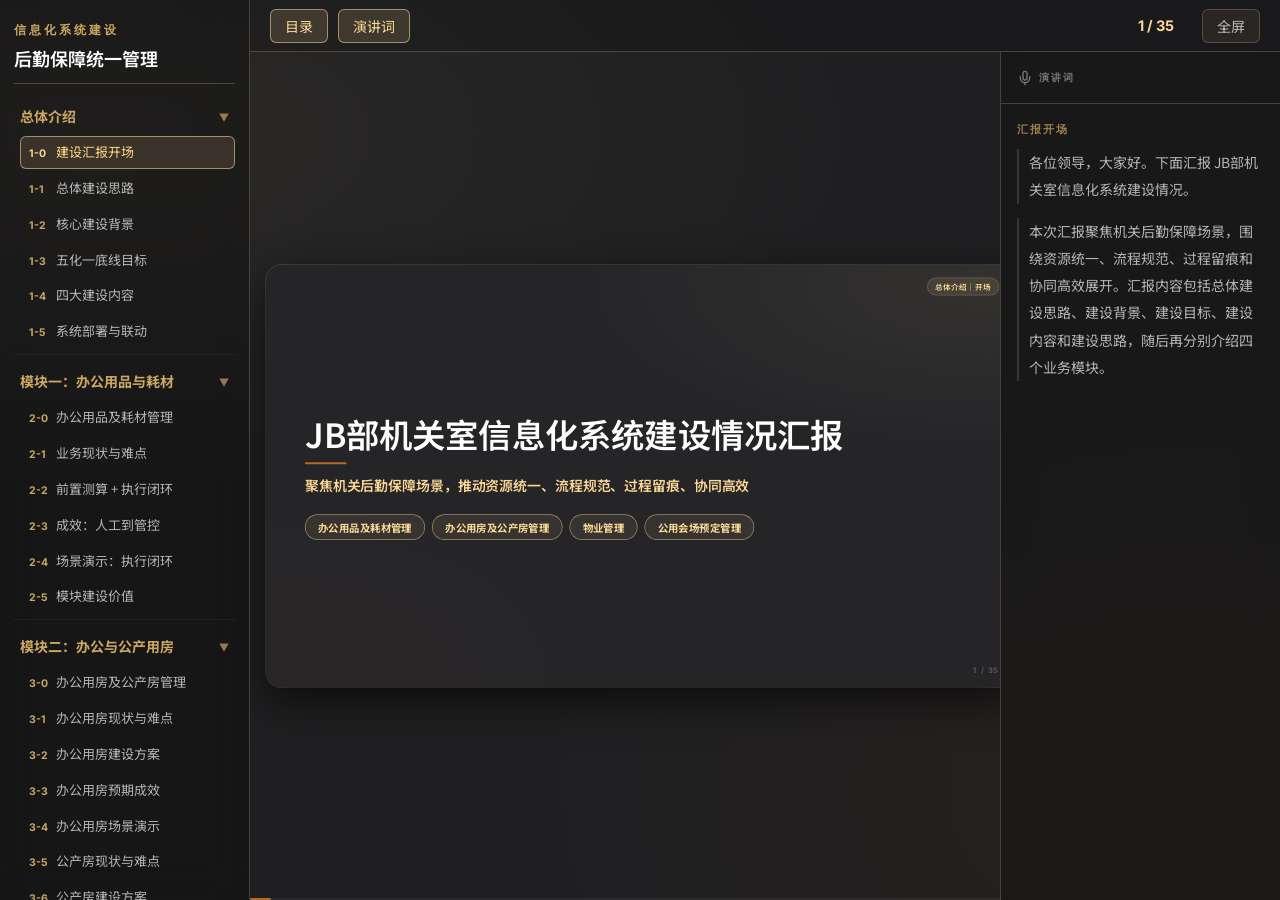
<file: index.html>
<!DOCTYPE html>

<html lang="zh-CN">
<head>
<meta charset="utf-8"/>
<meta content="width=device-width, initial-scale=1.0" name="viewport"/>
<title>JB部机关室信息化系统建设汇报</title>
<meta content="JB部机关室信息化系统建设汇报，包含总体介绍、办公用品及耗材管理模块、以及办公用房及公产房管理模块。" name="description"/>
<link href="styles.css" rel="stylesheet"/>
</head>
<body>
<div class="app" id="app">
<!-- 全屏时左侧悬停触发区 -->
<div class="nav-trigger" id="navTrigger" title="悬停显示目录"></div>
<!-- ═══ 左侧导航栏 ═══ -->
<aside class="sidebar" id="sidebar">
<div class="brand">
<div class="eyebrow">信息化系统建设</div>
<h2>后勤保障统一管理</h2>
</div>
<nav class="toc" id="toc">
<!-- 组1：总体介绍 -->
<div class="toc-group">
<button class="toc-header" onclick="toggleTocGroup(this)">
<span>总体介绍</span>
<span class="toc-arrow">▼</span>
</button>
<div class="toc-list">
<button class="toc-item" data-page="index.html" data-slide="0"><span>1-0</span>建设汇报开场</button>
<button class="toc-item" data-page="index.html" data-slide="1"><span>1-1</span>总体建设思路</button>
<button class="toc-item" data-page="index.html" data-slide="2"><span>1-2</span>核心建设背景</button>
<button class="toc-item" data-page="index.html" data-slide="3"><span>1-3</span>五化一底线目标</button>
<button class="toc-item" data-page="index.html" data-slide="4"><span>1-4</span>四大建设内容</button>
<button class="toc-item" data-page="index.html" data-slide="5"><span>1-5</span>系统部署与联动</button>
</div>
</div>
<!-- 组2：模块一 -->
<div class="toc-group">
<button class="toc-header" onclick="toggleTocGroup(this)">
<span>模块一：办公用品与耗材</span>
<span class="toc-arrow">▼</span>
</button>
<div class="toc-list">
<button class="toc-item" data-page="module1.html" data-slide="0"><span>2-0</span>办公用品及耗材管理</button>
<button class="toc-item" data-page="module1.html" data-slide="1"><span>2-1</span>业务现状与难点</button>
<button class="toc-item" data-page="module1.html" data-slide="2"><span>2-2</span>前置测算 + 执行闭环</button>
<button class="toc-item" data-page="module1.html" data-slide="3"><span>2-3</span>成效：人工到管控</button>
<button class="toc-item" data-page="module1.html" data-slide="4"><span>2-4</span>场景演示：执行闭环</button>
<button class="toc-item" data-page="module1.html" data-slide="5"><span>2-5</span>模块建设价值</button>
</div>
</div>
<!-- 组3：模块二 -->
<div class="toc-group">
<button class="toc-header" onclick="toggleTocGroup(this)">
<span>模块二：办公与公产用房</span>
<span class="toc-arrow">▼</span>
</button>
<div class="toc-list">
<button class="toc-item" data-page="module2.html" data-slide="0"><span>3-0</span>办公用房及公产房管理</button>
<button class="toc-item" data-page="module2.html" data-slide="1"><span>3-1</span>办公用房现状与难点</button>
<button class="toc-item" data-page="module2.html" data-slide="2"><span>3-2</span>办公用房建设方案</button>
<button class="toc-item" data-page="module2.html" data-slide="3"><span>3-3</span>办公用房预期成效</button>
<button class="toc-item" data-page="module2.html" data-slide="4"><span>3-4</span>办公用房场景演示</button>
<button class="toc-item" data-page="module2.html" data-slide="5"><span>3-5</span>公产房现状与难点</button>
<button class="toc-item" data-page="module2.html" data-slide="6"><span>3-6</span>公产房建设方案</button>
<button class="toc-item" data-page="module2.html" data-slide="7"><span>3-7</span>公产房预期成效</button>
<button class="toc-item" data-page="module2.html" data-slide="8"><span>3-8</span>公产房场景演示</button>
<button class="toc-item" data-page="module2.html" data-slide="9"><span>3-9</span>模块建设价值</button>
</div>
</div>
<!-- 组4：模块三 -->
<div class="toc-group">
<button class="toc-header" onclick="toggleTocGroup(this)">
<span>模块三：物业管理</span>
<span class="toc-arrow">▼</span>
</button>
<div class="toc-list">
<button class="toc-item" data-page="module3.html" data-slide="0"><span>4-0</span>物业管理</button>
<button class="toc-item" data-page="module3.html" data-slide="1"><span>4-1</span>业务现状与难点</button>
<button class="toc-item" data-page="module3.html" data-slide="2"><span>4-2</span>建设方案</button>
<button class="toc-item" data-page="module3.html" data-slide="3"><span>4-3</span>预期成效</button>
<button class="toc-item" data-page="module3.html" data-slide="4"><span>4-4</span>场景演示：报修工单</button>
<button class="toc-item" data-page="module3.html" data-slide="5"><span>4-5</span>场景演示：日常巡检</button>
<button class="toc-item" data-page="module3.html" data-slide="6"><span>4-6</span>建设价值</button>
</div>
</div>
<!-- 组5：模块四 -->
<div class="toc-group">
<button class="toc-header" onclick="toggleTocGroup(this)">
<span>模块四：公用会场预定</span>
<span class="toc-arrow">▼</span>
</button>
<div class="toc-list">
<button class="toc-item" data-page="module4.html" data-slide="0"><span>5-0</span>会场预定管理</button>
<button class="toc-item" data-page="module4.html" data-slide="1"><span>5-1</span>业务现状与难点</button>
<button class="toc-item" data-page="module4.html" data-slide="2"><span>5-2</span>建设方案</button>
<button class="toc-item" data-page="module4.html" data-slide="3"><span>5-3</span>预期成效</button>
<button class="toc-item" data-page="module4.html" data-slide="4"><span>5-4</span>场景演示</button>
<button class="toc-item" data-page="module4.html" data-slide="5"><span>5-5</span>建设价值</button>
</div>
</div>
</nav>
<div class="sidebar-footer">
      键盘 ← / → 翻页<br/>
      F 全屏  ·  Esc 退出<br/>
      侧边栏支持折叠/展开
    </div>
</aside>
<!-- ═══ 主区域 ═══ -->
<div class="main-wrapper">
<!-- 工具栏 -->
<div class="toolbar">
<button class="btn" id="toggleSidebarBtn">目录</button>
<button class="btn" id="toggleNotesBtn">演讲词</button>
<div class="counter" id="counter">1 / 22</div>
<button class="btn" id="fullBtn"> 全屏</button>
</div>
<!-- 内容行：幻灯片舞台 + 演讲词面板 -->
<div class="content-area">
<!-- ─── 幻灯片舞台 ─── -->
<div class="stage" id="stage">
<button aria-label="上一页" class="edge-nav edge-prev" id="prevBtn">‹</button>
<button aria-label="下一页" class="edge-nav edge-next" id="nextBtn">›</button>
<!-- Slide 0: 总体介绍主封面 -->
<div class="slide-container active" data-slide="0">
<section class="slide">
<div class="module-label">总体介绍｜开场</div>
<div class="slide-page-number">1 / 22</div>
<div class="cover-layout-figma" style="display: flex; height: 100%; align-items: center; justify-content: center; padding: 10px 0;">
<div style="width: 100%; max-width: 1040px; display: flex; flex-direction: column; justify-content: center; text-align: left;">
<h1 class="cover-title-figma" style="font-size: 48px; font-weight: 600; color: var(--text-primary); line-height: 1.25; margin: 0; text-align: left; white-space: nowrap;">JB部机关室信息化系统建设情况汇报</h1>
<p class="cover-subtitle-figma" style="font-size: 20px; font-weight: 600; color: var(--gold); margin: 16px 0 28px; text-align: left; line-height: 1.4;">聚焦机关后勤保障场景，推动资源统一、流程规范、过程留痕、协同高效</p>
<div class="module-grid-figma" style="display: flex; flex-wrap: wrap; justify-content: flex-start; gap: 10px; width: 100%;">
<button onclick="navigateTo('module1.html')" style="cursor: pointer; border: 1.5px solid var(--gold-border-strong); border-radius: 999px; background: rgba(249,215,149,0.08); color: var(--gold); padding: 8px 18px; font-size: 15px; font-weight: 700; line-height: 1.3; font-family: 'Noto Sans SC', sans-serif; transition: all 0.2s;" type="button">办公用品及耗材管理</button>
<button onclick="navigateTo('module2.html')" style="cursor: pointer; border: 1.5px solid var(--gold-border-strong); border-radius: 999px; background: rgba(249,215,149,0.08); color: var(--gold); padding: 8px 18px; font-size: 15px; font-weight: 700; line-height: 1.3; font-family: 'Noto Sans SC', sans-serif; transition: all 0.2s;" type="button">办公用房及公产房管理</button>
<button onclick="navigateTo('module3.html')" style="cursor: pointer; border: 1.5px solid var(--gold-border-strong); border-radius: 999px; background: rgba(249,215,149,0.08); color: var(--gold); padding: 8px 18px; font-size: 15px; font-weight: 700; line-height: 1.3; font-family: 'Noto Sans SC', sans-serif; transition: all 0.2s;" type="button">物业管理</button>
<button onclick="navigateTo('module4.html')" style="cursor: pointer; border: 1.5px solid var(--gold-border-strong); border-radius: 999px; background: rgba(249,215,149,0.08); color: var(--gold); padding: 8px 18px; font-size: 15px; font-weight: 700; line-height: 1.3; font-family: 'Noto Sans SC', sans-serif; transition: all 0.2s;" type="button">公用会场预定管理</button>
</div>
</div>
</div>
</section>
</div>
<!-- Slide 1: 1.1 总体建设思路 -->
<div class="slide-container" data-slide="1">
<section class="slide">
<div class="module-label">总体介绍｜1.1</div>
<div class="slide-page-number">2 / 22</div>
<h1>1.1 总体建设思路</h1>
<p class="subtitle">围绕机关后勤保障工作，建设一套平台，覆盖五类保障事项，落地四个业务模块，推进“五化一底线”建设。</p>
<div class="slide-body"><div class="brief-grid">
<div class="brief-card">
<div class="brief-card-label">一套平台</div>
<div class="brief-card-desc">建设机关后勤综合管理平台，统一承载机关大院日常保障业务办理、协同和统计分析</div>
</div>
<div class="brief-card">
<div class="brief-card-label">五类保障</div>
<div class="brief-card-desc">物资保障、用房保障、物业运维、会议服务、现场巡检</div>
</div>
<div class="brief-card">
<div class="brief-card-label">四大模块</div>
<div class="brief-card-desc">办公用品及耗材管理、办公用房及公产房管理、物业管理、公用会场预定管理。</div>
</div>
<div class="brief-card">
<div class="brief-card-label">五化一底线</div>
<div class="brief-card-desc">流程线上化、数据统一化、过程留痕化、协作高效化、管理精细化，守住数据安全可控底线</div>
</div>
</div></div>
</section>
</div>
<!-- Slide 2: 1.2 核心建设背景 -->
<div class="slide-container" data-slide="2">
<section class="slide">
<div class="module-label">总体介绍｜1.2</div>
<div class="slide-page-number">3 / 22</div>
<h1>1.2 核心建设背景-五大建设难点</h1>
<p class="subtitle">机关后勤保障工作覆盖多个领域，过去较多依赖线下表格、电话沟通、微信群流转和人工统计，容易出现数据分散、过程不透明、后续难追溯等问题。</p>
<div class="slide-body"><div class="pain5-grid">
<div class="pain5-card">
<h3>用房难统</h3>
<p>楼栋、楼层、房间、面积和状态口径不一</p>
</div>
<div class="pain5-card">
<h3>办公物资难控</h3>
<p>需求、单价、额度、配送和统计依赖人工核对</p>
</div>
<div class="pain5-card">
<h3>会议难约</h3>
<p>会场可用性、会议条件和保障需求需要反复确认</p>
</div>
<div class="pain5-card">
<h3>报修难追</h3>
<p>报修、处理、耗材、评价难以形成闭环</p>
</div>
<div class="pain5-card">
<h3>巡检难溯</h3>
<p>标准、任务、异常、照片缺少集中留痕</p>
</div>
</div><div class="summary-box">从“线下分散、人工核对”转向“资源可查、物资可控、会议可约、维修可追、巡检可溯”</div></div>
</section>
</div>
<!-- Slide 3: 1.3 五化一底线目标 -->
<div class="slide-container" data-slide="3">
<section class="slide">
<div class="module-label">总体介绍｜1.3</div>
<div class="slide-page-number">4 / 22</div>
<h1>1.3 建设目标-五化一底线</h1>
<p class="subtitle">围绕机关后勤五类保障场景，构建统一规划、分模块落地、全过程可管、数据安全可控的机关后勤综合管理平台。</p>
<div class="slide-body"><div class="five-hua-grid">
<div class="five-hua-card">
<div class="hua-circle-icon"><span class="text-icon large">●</span></div>
<div class="five-hua-title">业务办理线上化</div>
<div class="five-hua-desc">申请、审批、执行、归档线上流转，减少纸质表格和线下沟通</div>
</div>
<div class="five-hua-card">
<div class="hua-circle-icon"><span class="text-icon large">●</span></div>
<div class="five-hua-title">基础数据统一化</div>
<div class="five-hua-desc">用房台账、年度额度、会场资源、设备档案统一维护、统一口径</div>
</div>
<div class="five-hua-card">
<div class="hua-circle-icon"><span class="text-icon large">●</span></div>
<div class="five-hua-title">过程管理留痕化</div>
<div class="five-hua-desc">每次申请、审批、配送、维修、巡检和保障服务均形成记录，追溯有据可查</div>
</div>
<div class="five-hua-card">
<div class="hua-circle-icon"><span class="text-icon large">●</span></div>
<div class="five-hua-title">协同处置高效化</div>
<div class="five-hua-desc">经办人、审批人、供应商、保障人员和管理部门线上协同，消息自动触达</div>
</div>
<div class="five-hua-card">
<div class="hua-circle-icon"><span class="text-icon large">●</span></div>
<div class="five-hua-title">管理决策精细化</div>
<div class="five-hua-desc">额度校验、超时提醒、维保提醒、规则校验自动触发，从事后核对转向事前管控</div>
</div>
</div>
<div class="baseline-banner">
<span class="baseline-banner-label">安全可控一底线</span>
<span class="baseline-banner-desc">核心业务数据内网留存，外侧仅展示执行所需最小化信息，保障业务协同和数据安全。</span>
</div>
</div>
</section>
</div>
<!-- Slide 4: 1.4 四大建设内容 -->
<div class="slide-container" data-slide="4">
<section class="slide">
<div class="module-label">总体介绍｜1.4</div>
<div class="slide-page-number">5 / 22</div>
<h1>1.4 建设内容-四大业务模块</h1>
<div class="slide-body"><div class="module4-grid">
<div class="module4-card">
<div class="module4-num">01</div>
<div class="module4-body">
<div class="module4-title">办公用品及耗材管理</div>
<div class="module4-desc"><b>解决“办公用品物资供应保障”场景</b><br/>管好物资需求、额度、申领、配送和统计</div>
</div>
</div>
<div class="module4-card">
<div class="module4-num">02</div>
<div class="module4-body">
<div class="module4-title">办公用房及公产房管理</div>
<div class="module4-desc"><b>解决“房产资源管理”场景</b><br/>管清房产台账、公房入住、费用和退房</div>
</div>
</div>
<div class="module4-card">
<div class="module4-num">03</div>
<div class="module4-body">
<div class="module4-title">物业管理</div>
<div class="module4-desc"><b>解决“物业运维保障”场景</b><br/>管住报修工单、巡检任务、设备维保</div>
</div>
</div>
<div class="module4-card">
<div class="module4-num">04</div>
<div class="module4-body">
<div class="module4-title">公用会场预定管理</div>
<div class="module4-desc"><b>解决“会议服务保障”场景</b><br/>管顺会场查询、预定确认、保障归档</div>
</div>
</div>
</div><div class="summary-box">四个模块分域建设、协同联动，共同支撑机关后勤保障“一套平台、统一管理、数据赋能”</div></div>
</section>
</div>
<!-- Slide 5: 1.5 系统部署与联动 -->
<div class="slide-container" data-slide="5">
<section class="slide">
<div class="module-label">总体介绍｜1.5</div>
<div class="slide-page-number">6 / 22</div>
<h1>1.5 系统部署与联动</h1>
<p class="subtitle">内网集中管控，外侧协同执行，最小化信息展示，执行结果闭环回传。</p>
<div class="slide-body">
<div class="deploy-grid">
<div class="deploy-card">
<div class="deploy-card-header">
<div class="deploy-icon"><span class="text-icon dark">■</span></div>
<div>
<div class="deploy-card-title">内网侧：核心数据集中管理</div>
<div class="deploy-card-sub">审批流转 / 台账管理 / 额度费用 / 统计分析</div>
</div>
</div>
<div class="deploy-desc">承载审批流转、台账管理、额度费用、统计分析等核心业务数据。</div>
</div>
<div class="deploy-card">
<div class="deploy-card-header">
<div class="deploy-icon"><span class="text-icon dark">▣</span></div>
<div>
<div class="deploy-card-title">外侧 / 移动端：执行任务协同办理</div>
<div class="deploy-card-sub">脱敏任务推送 / 执行结果回传</div>
</div>
</div>
<div class="deploy-desc">支撑报修提交、现场作业、供应商配送、会议保障等执行类任务。</div>
</div>
</div>
<div class="flow-text" style="margin-top:18px;text-align:center;">内网侧核心数据集中管理 → 脱敏任务推送 → 外侧 / 移动端协同执行 → 执行结果回传</div>
<div class="note-box"><b>系统联动：财务、国资、数据中台协同闭环：</b>围绕额度占用、费用扣缴、资产管理、组织数据共享等逐步联动。</div>
</div>
</section>
</div>
<!-- ==================================================================
             【模块一：办公用品与耗材】 SLIDES (6-11)
             ================================================================== -->
</div><!-- /stage -->
<aside class="speaker-notes" id="speakerNotes">
<div class="notes-header">
<svg class="notes-header-svg" viewbox="0 0 24 24"><path d="M12 2a3 3 0 0 0-3 3v7a3 3 0 0 0 6 0V5a3 3 0 0 0-3-3z"></path><path d="M19 10v2a7 7 0 0 1-14 0v-2M12 19v3"></path></svg>
<span class="notes-header-title">演讲词</span>
</div>
<div class="notes-body" id="notesBody">
<!-- notes 0 -->
<div class="notes-content active" data-notes="0"><div class="notes-label">汇报开场</div><p class="notes-para">各位领导，大家好。下面汇报 JB部机关室信息化系统建设情况。</p><p class="notes-para">本次汇报聚焦机关后勤保障场景，围绕资源统一、流程规范、过程留痕和协同高效展开。汇报内容包括总体建设思路、建设背景、建设目标、建设内容和建设思路，随后再分别介绍四个业务模块。</p></div>
<!-- notes 1 -->
<div class="notes-content" data-notes="1"><div class="notes-label">1.1 · 总体建设思路</div><p class="notes-para">总体建设思路可以概括为：一套平台统筹机关后勤保障事项。</p><p class="notes-para">一套平台，是建设机关后勤综合管理平台，统一承载机关大院日常保障业务办理、协同和统计分析。</p><p class="notes-para">五类保障，主要包括物资保障、用房保障、物业运维、会议服务和现场巡检。</p><p class="notes-para">四大模块，分别是办公用品及耗材管理、办公用房及公产房管理、物业管理、公用会场预定管理。</p><p class="notes-para">五化一底线，是流程线上化、数据统一化、过程留痕化、协作高效化、管理精细化，同时守住数据安全可控底线。</p></div>
<!-- notes 2 -->
<div class="notes-content" data-notes="2"><div class="notes-label">1.2 · 建设背景</div><p class="notes-para">建设背景是：分散管理方式制约保障效率提升。</p><p class="notes-para">机关后勤保障工作覆盖多个领域，过去较多依赖线下表格、电话沟通、微信群流转和人工统计，容易出现数据分散、过程不透明、后续难追溯等问题。</p><p class="notes-para">具体来看，主要有五大难点。第一是用房难统，楼栋、楼层、房间、面积和状态口径不一。</p><p class="notes-para">第二是办公物资难控，需求、单价、额度、配送和统计依赖人工核对。</p><p class="notes-para">第三是会议难约，会场可用性、会议条件和保障需求需要反复确认。</p><p class="notes-para">第四是报修难追，报修、处理、耗材、评价难以形成闭环。</p><p class="notes-para">第五是巡检难溯，标准、任务、异常、照片缺少集中留痕。</p><p class="notes-para">因此，建设方向是推动从“线下分散、人工核对”转向“资源可查、物资可控、会议可约、维修可追、巡检可溯”。</p></div>
<!-- notes 3 -->
<div class="notes-content" data-notes="3"><div class="notes-label">1.3 · 建设目标</div><p class="notes-para">建设目标是以“五化一底线”提升后勤保障管理能力。</p><p class="notes-para">第一是业务办理线上化，申请、审批、执行、归档线上流转，减少纸质表格和线下沟通。</p><p class="notes-para">第二是基础数据统一化，用房台账、年度额度、会场资源、设备档案统一维护、统一口径。</p><p class="notes-para">第三是过程管理留痕化，每次申请、审批、配送、维修、巡检和保障服务均形成记录，追溯有据可查。</p><p class="notes-para">第四是协同处置高效化，经办人、审批人、供应商、保障人员和管理部门线上协同，消息自动触达。</p><p class="notes-para">第五是管理决策精细化，额度校验、超时提醒、维保提醒、规则校验自动触发，从事后核对转向事前管控。</p><p class="notes-para">同时要守住安全可控一底线，核心业务数据内网留存，外侧仅展示执行所需最小化信息，保障业务协同和数据安全。</p></div>
<!-- notes 4 -->
<div class="notes-content" data-notes="4"><div class="notes-label">1.4 · 建设内容</div><p class="notes-para">建设内容上，四个业务模块共同支撑后勤保障数字化管理。</p><p class="notes-para">办公用品及耗材管理，解决“办公用品物资供应保障”场景，重点管好物资需求、额度、申领、配送和统计。</p><p class="notes-para">办公用房及公产房管理，解决“房产资源管理”场景，重点管清房产台账、公房入住、费用和退房。</p><p class="notes-para">物业管理，解决“物业运维保障”场景，重点管住报修工单、巡检任务、设备维保。</p><p class="notes-para">公用会场预定管理，解决“会议服务保障”场景，重点管顺会场查询、预定确认、保障归档。</p><p class="notes-para">四个模块分域建设、协同联动，共同支撑机关后勤保障“一套平台、统一管理、数据赋能”。</p></div>
<!-- notes 5 -->
<div class="notes-content" data-notes="5"><div class="notes-label">1.5 · 建设思路</div><p class="notes-para">建设思路是：内网集中管理，外侧协同执行，系统按需联动。</p><p class="notes-para">内网侧承载核心数据集中管理，包括审批流转、台账管理、额度费用、统计分析等核心业务数据。</p><p class="notes-para">外侧或移动端支撑执行任务协同办理，包括报修提交、现场作业、供应商配送、会议保障等执行类任务。</p><p class="notes-para">业务流转上，内网侧进行脱敏任务推送，外侧完成执行任务后将结果回传，形成执行闭环。</p><p class="notes-para">系统联动方面，后续围绕财务、国资、数据中台协同闭环，逐步支撑额度占用、费用扣缴、资产管理、组织数据共享等事项。</p><p class="notes-para">以上是系统建设的总体说明，下面按照四个模块分别展开。</p></div>
</div><!-- /notes-body -->
</aside>
</div><!-- /content-area -->
</div><!-- /main-wrapper -->
<!-- 进度条 -->
<div class="progress">
<div class="progress-bar" id="progressBar"></div>
</div>
</div><!-- /app -->
<script>
(function () {
  'use strict';

  // 页面配置
  const PAGE_CONFIG = {
  "currentPage": "index.html",
  "slideOffset": 0,
  "totalSlides": 35,
  "nextPage": "module1.html",
  "prevPage": null
};

  const slides    = Array.from(document.querySelectorAll('.slide-container'));
  const notesAll  = Array.from(document.querySelectorAll('.notes-content'));
  const counter   = document.getElementById('counter');
  const bar       = document.getElementById('progressBar');
  const tocItems  = Array.from(document.querySelectorAll('.toc-item'));
  const navTrigger = document.getElementById('navTrigger');
  const sidebar    = document.getElementById('sidebar');
  const stage      = document.getElementById('stage');
  const toggleSidebarBtn = document.getElementById('toggleSidebarBtn');
  const toggleNotesBtn = document.getElementById('toggleNotesBtn');
  let current = 0;
  let navigatingWithFullscreen = false;
  const total = slides.length;
  const SLIDE_W = 1080;
  const SLIDE_H = 607.5;
  const MIN_WINDOW_SCALE = 0.95;
  const FULLSCREEN_STATE_KEY = 'reportFullscreenActive';

  /* ─── 手风琴折叠展开 ─── */
  window.toggleTocGroup = function(btn) {
    const list = btn.nextElementSibling;
    const arrow = btn.querySelector('.toc-arrow');
    const isCollapsed = list.classList.toggle('collapsed');
    arrow.textContent = isCollapsed ? '▶' : '▼';
  };

  function isFullscreenView() {
    return !!(document.fullscreenElement || document.body.classList.contains('fullscreen-active'));
  }

  function setFullscreenPreference(enabled) {
    sessionStorage.setItem(FULLSCREEN_STATE_KEY, enabled ? '1' : '0');
  }

  function navigateTo(url) {
    const shouldPreserveFullscreen = isFullscreenView();
    navigatingWithFullscreen = shouldPreserveFullscreen;
    setFullscreenPreference(shouldPreserveFullscreen);
    window.location.href = url;
  }

  function restoreFullscreenPreference() {
    if (sessionStorage.getItem(FULLSCREEN_STATE_KEY) === '1') {
      document.body.classList.add('fullscreen-active');
    }
  }

  function syncPanelButtons() {
    if (toggleSidebarBtn) {
      toggleSidebarBtn.classList.toggle('active', !document.body.classList.contains('sidebar-hidden'));
    }
    if (toggleNotesBtn) {
      toggleNotesBtn.classList.toggle('active', !document.body.classList.contains('notes-hidden'));
    }
  }

  function togglePanel(className) {
    document.body.classList.toggle(className);
    document.body.classList.remove('nav-open');
    syncPanelButtons();
    requestAnimationFrame(resizeSlides);
  }

  /* ─── 全局等比缩放计算器（窗口与全屏统一） ─── */
  function resizeSlides() {
    const activeContainer = document.querySelector('.slide-container.active');
    if (!activeContainer) return;
    
    const slide = activeContainer.querySelector('.slide');
    if (!slide) return;
    
    const containerW = stage.clientWidth;
    const containerH = stage.clientHeight;
    
    const isLong = slide.classList.contains('long-scroll');
    if (isLong) {
      // 宽度等比缩放，高度自适应滚动
      const scale = containerW / SLIDE_W;
      
      slide.style.transform = 'none';
      slide.style.width = `${SLIDE_W}px`;
      slide.style.height = 'auto';
      const unscaledH = slide.scrollHeight;
      
      slide.style.transform = `scale(${scale})`;
      slide.style.transformOrigin = 'top left';
      
      activeContainer.style.width = `${SLIDE_W * scale}px`;
      activeContainer.style.height = `${unscaledH * scale}px`;
      activeContainer.style.aspectRatio = 'auto';
      activeContainer.style.margin = '20px auto';
    } else {
      // 16:9 标准尺寸缩放
      
      const isFs = isFullscreenView();
      let scale = containerW / SLIDE_W;
      if (isFs) {
        scale = Math.min(containerW / SLIDE_W, containerH / SLIDE_H);
      } else {
        // 默认窗口也按同一画布比例放大，窗口较矮时允许纵向滚动。
        scale = Math.min(containerW / SLIDE_W, Math.max(MIN_WINDOW_SCALE, containerH / 570));
      }
    
      
      slide.style.transform = `scale(${scale})`;
      slide.style.transformOrigin = 'top left';
      slide.style.width = `${SLIDE_W}px`;
      slide.style.height = `${SLIDE_H}px`;
      
      activeContainer.style.width = `${SLIDE_W * scale}px`;
      activeContainer.style.height = `${SLIDE_H * scale}px`;
      activeContainer.style.aspectRatio = 'auto';
      activeContainer.style.margin = 'auto';
    }
  }

  /* ─── 目录高亮逻辑 ─── */
  function highlightTOC(currentSlideIndex) {
    tocItems.forEach(item => {
      const itemPage = item.getAttribute('data-page') || 'index.html';
      const itemSlide = parseInt(item.getAttribute('data-slide'), 10);
      const isActive = (itemPage === PAGE_CONFIG.currentPage && itemSlide === currentSlideIndex);
      item.classList.toggle('active', isActive);
    });
  }

  /* ─── 切换幻灯片 ─── */
  function showSlide(index) {
    // 边界检测与跨页面跳转
    if (index >= total) {
      if (PAGE_CONFIG.nextPage) {
        navigateTo(`${PAGE_CONFIG.nextPage}#slide0`);
        return;
      }
      index = total - 1;
    }
    if (index < 0) {
      if (PAGE_CONFIG.prevPage) {
        navigateTo(`${PAGE_CONFIG.prevPage}#last`);
        return;
      }
      index = 0;
    }

    current = index;

    // 容器切换
    slides.forEach((s, i) => s.classList.toggle('active', i === current));

    // 计算当前页缩放
    resizeSlides();

    // 目录高亮
    highlightTOC(current);

    // 自动展开激活目录的手风琴
    const activeItem = document.querySelector(`.toc-item[data-page="${PAGE_CONFIG.currentPage}"][data-slide="${current}"]`);
    if (activeItem) {
      const parentList = activeItem.closest('.toc-list');
      if (parentList) {
        parentList.classList.remove('collapsed');
        const parentArrow = parentList.previousElementSibling.querySelector('.toc-arrow');
        if (parentArrow) parentArrow.textContent = '▼';
      }
    }

    // 演讲词切换
    notesAll.forEach((n, i) => n.classList.toggle('active', i === current));

    // 重置演讲词面板滚动
    const notesBody = document.getElementById('notesBody');
    if (notesBody) notesBody.scrollTop = 0;

    // 顶部计数器
    const absNum = current + 1 + PAGE_CONFIG.slideOffset;
    counter.textContent = `${absNum} / ${PAGE_CONFIG.totalSlides}`;

    // 幻灯片内页码
    const pageNumEl = slides[current].querySelector('.slide-page-number');
    if (pageNumEl) {
      pageNumEl.textContent = `${absNum} / ${PAGE_CONFIG.totalSlides}`;
    }

    // 进度条
    bar.style.width = `${(absNum / PAGE_CONFIG.totalSlides) * 100}%`;

    // 重置当前容器滚动位置
    slides[current].scrollTop = 0;
    stage.scrollTop = 0;
  }

  /* ─── 导航按钮 ─── */
  document.getElementById('prevBtn').addEventListener('click', () => showSlide(current - 1));
  document.getElementById('nextBtn').addEventListener('click', () => showSlide(current + 1));

  tocItems.forEach(item => {
    item.addEventListener('click', () => {
      const page = item.getAttribute('data-page');
      const slideIdx = parseInt(item.getAttribute('data-slide'), 10);
      if (page === PAGE_CONFIG.currentPage) {
        showSlide(slideIdx);
      } else {
        navigateTo(`${page}#slide${slideIdx}`);
      }
    });
  });

  if (toggleSidebarBtn) {
    toggleSidebarBtn.addEventListener('click', () => togglePanel('sidebar-hidden'));
  }
  if (toggleNotesBtn) {
    toggleNotesBtn.addEventListener('click', () => togglePanel('notes-hidden'));
  }

  /* ─── 全屏 ─── */
  document.getElementById('fullBtn').addEventListener('click', async () => {
    if (document.fullscreenElement || document.body.classList.contains('fullscreen-active')) {
      document.body.classList.remove('fullscreen-active');
      setFullscreenPreference(false);
      if (document.fullscreenElement) {
        await document.exitFullscreen();
      }
      resizeSlides();
    } else {
      await document.documentElement.requestFullscreen().catch(() => {
        document.body.classList.add('fullscreen-active');
        setFullscreenPreference(true);
        resizeSlides();
      });
    }
  });

  function syncFullscreen() {
    const isFs = !!document.fullscreenElement;
    if (!isFs && navigatingWithFullscreen) {
      setFullscreenPreference(true);
      return;
    }
    document.body.classList.toggle('fullscreen-active', isFs);
    setFullscreenPreference(isFs);
    document.body.classList.remove('nav-open');
    resizeSlides();
  }
  document.addEventListener('fullscreenchange', syncFullscreen);

  /* ─── 全屏侧边栏悬停 ─── */
  if (navTrigger && sidebar) {
    navTrigger.addEventListener('mouseenter', () => {
      if (isFullscreenView()) {
        document.body.classList.add('nav-open');
      }
    });
    sidebar.addEventListener('mouseleave', () => {
      document.body.classList.remove('nav-open');
    });
  }

  /* ─── 监听重置 ─── */
  window.addEventListener('resize', resizeSlides);

  /* ─── 键盘快捷键 ─── */
  document.addEventListener('keydown', (e) => {
    const activeSlide = slides[current].querySelector('.slide');
    const isLong = activeSlide.classList.contains('long-scroll');

    // 场景演示页：上下键滚动内容
    if (isLong && (e.key === 'ArrowDown' || e.key === 'ArrowUp')) {
      stage.scrollBy({ top: e.key === 'ArrowDown' ? 200 : -200, behavior: 'smooth' });
      return;
    }

    if (e.key === 'ArrowRight' || e.key === 'PageDown') showSlide(current + 1);
    if (e.key === 'ArrowLeft'  || e.key === 'PageUp')   showSlide(current - 1);
    if (e.key.toLowerCase() === 'f') document.getElementById('fullBtn').click();
    if (e.key === 'Escape' && !document.fullscreenElement && document.body.classList.contains('fullscreen-active')) {
      document.body.classList.remove('fullscreen-active');
      setFullscreenPreference(false);
      resizeSlides();
    }
  });

  /* ─── 触摸滑动（移动端） ─── */
  let touchStartX = 0;
  stage.addEventListener('touchstart', e => { touchStartX = e.touches[0].clientX; }, { passive: true });
  stage.addEventListener('touchend', e => {
    const dx = e.changedTouches[0].clientX - touchStartX;
    if (Math.abs(dx) > 50) showSlide(dx < 0 ? current + 1 : current - 1);
  }, { passive: true });

  /* ─── 初始化与哈希路由 ─── */
  window.showSlide = showSlide;
  window.navigateTo = navigateTo;
  restoreFullscreenPreference();
  syncPanelButtons();
  
  const initHash = window.location.hash;
  if (initHash === '#last') {
    showSlide(total - 1);
  } else if (initHash && initHash.startsWith('#slide')) {
    const slideIdx = parseInt(initHash.replace('#slide', ''), 10);
    showSlide(slideIdx);
  } else {
    showSlide(0);
  }
})();
</script>
</body>
</html>
</file>
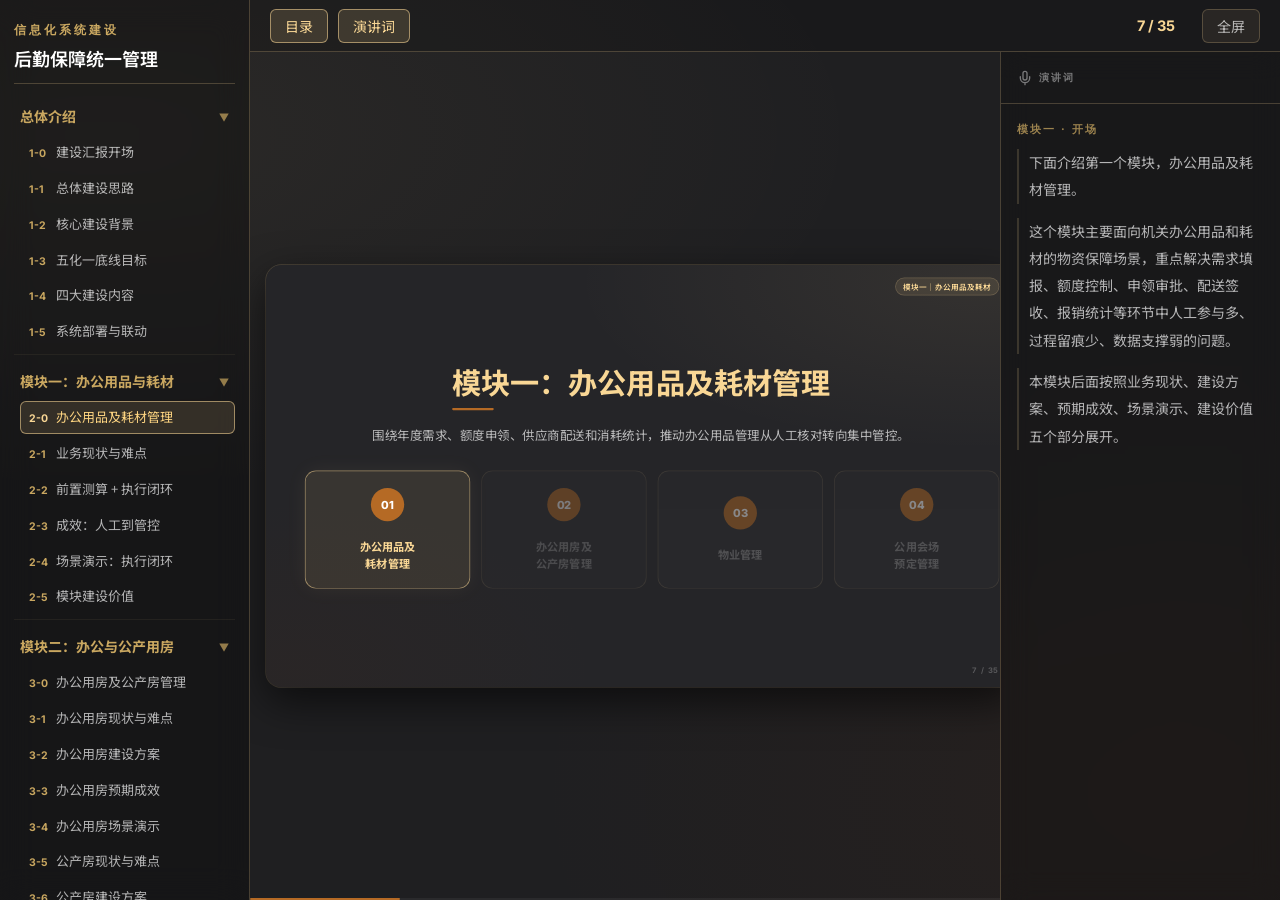
<file: module1.html>
<!DOCTYPE html>

<html lang="zh-CN">
<head>
<meta charset="utf-8"/>
<meta content="width=device-width, initial-scale=1.0" name="viewport"/>
<title>JB部机关室信息化系统建设汇报</title>
<meta content="JB部机关室信息化系统建设汇报，包含总体介绍、办公用品及耗材管理模块、以及办公用房及公产房管理模块。" name="description"/>
<link href="styles.css" rel="stylesheet"/>
</head>
<body>
<div class="app" id="app">
<!-- 全屏时左侧悬停触发区 -->
<div class="nav-trigger" id="navTrigger" title="悬停显示目录"></div>
<!-- ═══ 左侧导航栏 ═══ -->
<aside class="sidebar" id="sidebar">
<div class="brand">
<div class="eyebrow">信息化系统建设</div>
<h2>后勤保障统一管理</h2>
</div>
<nav class="toc" id="toc">
<!-- 组1：总体介绍 -->
<div class="toc-group">
<button class="toc-header" onclick="toggleTocGroup(this)">
<span>总体介绍</span>
<span class="toc-arrow">▼</span>
</button>
<div class="toc-list">
<button class="toc-item" data-page="index.html" data-slide="0"><span>1-0</span>建设汇报开场</button>
<button class="toc-item" data-page="index.html" data-slide="1"><span>1-1</span>总体建设思路</button>
<button class="toc-item" data-page="index.html" data-slide="2"><span>1-2</span>核心建设背景</button>
<button class="toc-item" data-page="index.html" data-slide="3"><span>1-3</span>五化一底线目标</button>
<button class="toc-item" data-page="index.html" data-slide="4"><span>1-4</span>四大建设内容</button>
<button class="toc-item" data-page="index.html" data-slide="5"><span>1-5</span>系统部署与联动</button>
</div>
</div>
<!-- 组2：模块一 -->
<div class="toc-group">
<button class="toc-header" onclick="toggleTocGroup(this)">
<span>模块一：办公用品与耗材</span>
<span class="toc-arrow">▼</span>
</button>
<div class="toc-list">
<button class="toc-item" data-page="module1.html" data-slide="0"><span>2-0</span>办公用品及耗材管理</button>
<button class="toc-item" data-page="module1.html" data-slide="1"><span>2-1</span>业务现状与难点</button>
<button class="toc-item" data-page="module1.html" data-slide="2"><span>2-2</span>前置测算 + 执行闭环</button>
<button class="toc-item" data-page="module1.html" data-slide="3"><span>2-3</span>成效：人工到管控</button>
<button class="toc-item" data-page="module1.html" data-slide="4"><span>2-4</span>场景演示：执行闭环</button>
<button class="toc-item" data-page="module1.html" data-slide="5"><span>2-5</span>模块建设价值</button>
</div>
</div>
<!-- 组3：模块二 -->
<div class="toc-group">
<button class="toc-header" onclick="toggleTocGroup(this)">
<span>模块二：办公与公产用房</span>
<span class="toc-arrow">▼</span>
</button>
<div class="toc-list">
<button class="toc-item" data-page="module2.html" data-slide="0"><span>3-0</span>办公用房及公产房管理</button>
<button class="toc-item" data-page="module2.html" data-slide="1"><span>3-1</span>办公用房现状与难点</button>
<button class="toc-item" data-page="module2.html" data-slide="2"><span>3-2</span>办公用房建设方案</button>
<button class="toc-item" data-page="module2.html" data-slide="3"><span>3-3</span>办公用房预期成效</button>
<button class="toc-item" data-page="module2.html" data-slide="4"><span>3-4</span>办公用房场景演示</button>
<button class="toc-item" data-page="module2.html" data-slide="5"><span>3-5</span>公产房现状与难点</button>
<button class="toc-item" data-page="module2.html" data-slide="6"><span>3-6</span>公产房建设方案</button>
<button class="toc-item" data-page="module2.html" data-slide="7"><span>3-7</span>公产房预期成效</button>
<button class="toc-item" data-page="module2.html" data-slide="8"><span>3-8</span>公产房场景演示</button>
<button class="toc-item" data-page="module2.html" data-slide="9"><span>3-9</span>模块建设价值</button>
</div>
</div>
<!-- 组4：模块三 -->
<div class="toc-group">
<button class="toc-header" onclick="toggleTocGroup(this)">
<span>模块三：物业管理</span>
<span class="toc-arrow">▼</span>
</button>
<div class="toc-list">
<button class="toc-item" data-page="module3.html" data-slide="0"><span>4-0</span>物业管理</button>
<button class="toc-item" data-page="module3.html" data-slide="1"><span>4-1</span>业务现状与难点</button>
<button class="toc-item" data-page="module3.html" data-slide="2"><span>4-2</span>建设方案</button>
<button class="toc-item" data-page="module3.html" data-slide="3"><span>4-3</span>预期成效</button>
<button class="toc-item" data-page="module3.html" data-slide="4"><span>4-4</span>场景演示：报修工单</button>
<button class="toc-item" data-page="module3.html" data-slide="5"><span>4-5</span>场景演示：日常巡检</button>
<button class="toc-item" data-page="module3.html" data-slide="6"><span>4-6</span>建设价值</button>
</div>
</div>
<!-- 组5：模块四 -->
<div class="toc-group">
<button class="toc-header" onclick="toggleTocGroup(this)">
<span>模块四：公用会场预定</span>
<span class="toc-arrow">▼</span>
</button>
<div class="toc-list">
<button class="toc-item" data-page="module4.html" data-slide="0"><span>5-0</span>会场预定管理</button>
<button class="toc-item" data-page="module4.html" data-slide="1"><span>5-1</span>业务现状与难点</button>
<button class="toc-item" data-page="module4.html" data-slide="2"><span>5-2</span>建设方案</button>
<button class="toc-item" data-page="module4.html" data-slide="3"><span>5-3</span>预期成效</button>
<button class="toc-item" data-page="module4.html" data-slide="4"><span>5-4</span>场景演示</button>
<button class="toc-item" data-page="module4.html" data-slide="5"><span>5-5</span>建设价值</button>
</div>
</div>
</nav>
<div class="sidebar-footer">
      键盘 ← / → 翻页<br/>
      F 全屏  ·  Esc 退出<br/>
      侧边栏支持折叠/展开
    </div>
</aside>
<!-- ═══ 主区域 ═══ -->
<div class="main-wrapper">
<!-- 工具栏 -->
<div class="toolbar">
<button class="btn" id="toggleSidebarBtn">目录</button>
<button class="btn" id="toggleNotesBtn">演讲词</button>
<div class="counter" id="counter">1 / 22</div>
<button class="btn" id="fullBtn"> 全屏</button>
</div>
<!-- 内容行：幻灯片舞台 + 演讲词面板 -->
<div class="content-area">
<!-- ─── 幻灯片舞台 ─── -->
<div class="stage" id="stage">
<button aria-label="上一页" class="edge-nav edge-prev" id="prevBtn">‹</button>
<button aria-label="下一页" class="edge-nav edge-next" id="nextBtn">›</button>
<!-- Slide 6: 模块一封面 (高亮高亮第一模块) -->
<div class="slide-container" data-slide="0">
<section class="slide">
<div class="module-label">模块一｜办公用品及耗材</div>
<div class="slide-page-number">7 / 22</div>
<div style="display: flex; flex-direction: column; align-items: center; justify-content: center; height: 100%; text-align: center; padding: 20px 0;">
<h1 style="font-size: 42px; color: var(--gold); text-align: center; margin: 0 auto;">模块一：办公用品及耗材管理</h1>
<p class="subtitle" style="margin: 20px auto 36px; text-align: center; max-width: 840px;">围绕年度需求、额度申领、供应商配送和消耗统计，推动办公用品管理从人工核对转向集中管控。</p>
<div class="module-grid" style="grid-template-columns: repeat(4, 1fr); width: 100%; max-width: 1000px; margin: 0 auto; gap: 16px;">
<div class="module-card active" style="height: auto; aspect-ratio: 1.4/1;">
<div class="icon">01</div>
<div style="font-weight: 700; margin-top: 10px;">办公用品及<br/>耗材管理</div>
</div>
<div class="module-card" onclick="navigateTo('module2.html')" style="cursor: pointer; height: auto; aspect-ratio: 1.4/1; opacity: 0.4;">
<div class="icon">02</div>
<div style="font-weight: 700; margin-top: 10px;">办公用房及<br/>公产房管理</div>
</div>
<div class="module-card" onclick="navigateTo('module3.html')" style="cursor: pointer; height: auto; aspect-ratio: 1.4/1; opacity: 0.45; transition: opacity 0.2s;">
<div class="icon">03</div>
<div style="font-weight: 700; margin-top: 10px;">物业管理</div>
</div>
<div class="module-card" onclick="navigateTo('module4.html')" style="cursor: pointer; height: auto; aspect-ratio: 1.4/1; opacity: 0.45; transition: opacity 0.2s;">
<div class="icon">04</div>
<div style="font-weight: 700; margin-top: 10px;">公用会场<br/>预定管理</div>
</div>
</div>
</div>
</section>
</div>
<!-- Slide 7: 2.1 业务现状与难点 -->
<div class="slide-container" data-slide="1">
<section class="slide">
<div class="module-label">模块一｜办公用品及耗材</div>
<div class="slide-page-number">8 / 22</div>
<h1>2.1 业务现状</h1>
<p class="subtitle">解决办公用品及耗材管理中“需求不准、额度滞后、配送无痕、统计耗时”的问题。</p>
<div class="slide-body">
<div class="pain-grid">
<div class="pain-card">
<h3>需求收集靠人工</h3>
<p>需求靠表格收集，进度需人工催报汇总。</p>
</div>
<div class="pain-card">
<h3>额度管控不前置</h3>
<p>申领时难掌握额度占用，常到报销才发现额度不足。</p>
</div>
<div class="pain-card">
<h3>配送签收靠线下</h3>
<p>配送签收、清单核对依赖线下确认，过程留痕不足。</p>
</div>
<div class="pain-card">
<h3>报销统计靠核对</h3>
<p>报销统计需人工反复比对单据，耗时且口径易不一。</p>
</div>
</div>
<div class="summary-box">归根结底，问题不是没有流程，而是流程分散、数据分散、过程难追、统计靠人工。</div>
</div>
</section>
</div>
<!-- Slide 8: 2.2 建设方案 -->
<div class="slide-container" data-slide="2">
<section class="slide">
<div class="module-label">模块一｜办公用品及耗材</div>
<div class="slide-page-number">9 / 22</div>
<h1>2.2 建设方案</h1>
<div class="slide-body">
<div class="two-column">
<div class="solution-card">
<h3>申领前形成"依据"闭环</h3>
<div class="flow-text">近三年消耗分析 → 年度需求填报 → 采购目录发布 → 年度额度生成</div>
<p>基于各单位近三年历史消耗和年度均值辅助需求填报，形成后续目录、单价和年度额度依据。</p>
</div>
<div class="solution-card">
<h3>申领后形成"执行"闭环</h3>
<div class="flow-text">线上申领 → 额度校验 → 审批流转 → 供应商配送 → 清单统计</div>
<p>各单位线上申领后，系统完成额度校验、审批流转、供应商配送和清单统计，形成申领后的执行闭环。</p>
</div>
</div>
<div class="summary-box">“前置测算”解决“能不能申领”，“执行闭环”解决“怎么申领、谁审批、谁配送、怎么核对”。</div>
<div class="note-box"><b>系统联动：</b>与财务系统关联，提前冻结申报额度；锁总额，不锁每单。供应商侧仅展示配送必要信息，结果回传内网留痕。</div>
</div>
</section>
</div>
<!-- Slide 9: 2.3 预期成效 -->
<div class="slide-container" data-slide="3">
<section class="slide">
<div class="module-label">模块一｜办公用品及耗材</div>
<div class="slide-page-number">10 / 22</div>
<h1>2.3 预期成效-人工到管控</h1>
<p class="subtitle">通过任务分发、额度校验、清单生成和统计沉淀，减少人工催报、反复核对和事后补账。</p>
<div class="slide-body">
<table class="effect-table standard-effect-table">
<thead>
<tr>
<th>指标</th>
<th>原有方式</th>
<th>系统建设后</th>
<th>预期变化</th>
</tr>
</thead>
<tbody>
<tr>
<td>需求催收</td>
<td>30 余个单位逐一催报</td>
<td>系统任务分发，填报进度可视</td>
<td>减少人工催报和汇总</td>
</tr>
<tr>
<td>报销频次</td>
<td>约 4 次 / 年</td>
<td>1—2 次 / 年</td>
<td>报销组织频次下降</td>
</tr>
<tr>
<td>核对周期</td>
<td>单次约半个月</td>
<td>1—2 天 / 次</td>
<td>核对周期明显缩短</td>
</tr>
<tr>
<td>发票清单</td>
<td>约 500 余张 / 季度</td>
<td>系统生成清单和消耗统计</td>
<td>减少整理、比对和纸张消耗</td>
</tr>
</tbody>
</table>
<div class="summary-box">预期效果：减少催报、核对、纸质整理和纸张消耗，提升额度管控与统计支撑能力。</div>
</div>
</section>
</div>
<!-- Slide 10: 2.4 场景演示 -->
<div class="slide-container" data-slide="4">
<section class="slide long-scroll">
<div class="module-label">模块一｜办公用品及耗材</div>
<div class="slide-page-number">11 / 22</div>
<h1>2.4 场景演示</h1>
<div class="slide-body">
<div class="figma-scene">
<div class="scene-intro">
<p>基于年度需求测算、采购目录和年度额度，形成从线上申领、审批配送到清单核对和消耗统计的执行闭环。</p>
<div class="red-callout">解决申领中“怎么领、能不能领、谁来批、谁配送、怎么统计”的问题。</div>
</div>
<!-- 线上申领 -->
<section class="figma-stage-card">
<div class="figma-flow-tabs">
<span class="flow-pill active">线上申领</span><span class="flow-arrow">→</span>
<span class="flow-pill">审批流程</span><span class="flow-arrow">→</span>
<span class="flow-pill">供应商配送</span><span class="flow-arrow">→</span>
<span class="flow-pill">送达确认</span><span class="flow-arrow">→</span>
<span class="flow-pill">清单打印</span><span class="flow-arrow">→</span>
<span class="flow-pill">消耗统计</span>
</div>
<div class="scene-block">
<p class="scene-line"><b>1. 采购目录浏览：</b> 申领单位基于已发布且生效的采购目录查看可申领用品，按品目类别、用品名称、协议单价和供应商筛选所需办公用品及耗材。</p>
<div class="shot-card">
<div class="img-placeholder"><img alt="图片 1" class="actual-shot" onerror="this.style.display='none';this.parentElement.classList.remove('has-image')" onload="this.parentElement.classList.add('has-image')" src="images/model1/1.png"/>
<div class="img-placeholder-tag">图片 1</div>
<div class="img-placeholder-icon">
<svg class="img-placeholder-svg" viewbox="0 0 24 24"><rect height="18" rx="2" ry="2" width="18" x="3" y="3"></rect><circle cx="8.5" cy="8.5" r="1.5"></circle><path d="M21 15l-5-5L5 21"></path></svg>
</div>
<div class="img-placeholder-path">images/model1/1.png</div>
</div>
</div>
</div>
<div class="scene-block">
<p class="scene-line"><b>2. 我的申领车：</b> 经办人将所需用品加入申领车，系统自动计算申领数量、协议单价和申领金额，提交前可统一核对申领明细。</p>
<div class="shot-card">
<div class="img-placeholder"><img alt="图片 2" class="actual-shot" onerror="this.style.display='none';this.parentElement.classList.remove('has-image')" onload="this.parentElement.classList.add('has-image')" src="images/model1/2.png"/>
<div class="img-placeholder-tag">图片 2</div>
<div class="img-placeholder-icon">
<svg class="img-placeholder-svg" viewbox="0 0 24 24"><rect height="18" rx="2" ry="2" width="18" x="3" y="3"></rect><circle cx="8.5" cy="8.5" r="1.5"></circle><path d="M21 15l-5-5L5 21"></path></svg>
</div>
<div class="img-placeholder-path">images/model1/2.png</div>
</div>
</div>
<div class="shot-card" style="margin-top: 10px;">
<div class="img-placeholder"><img alt="图片 3" class="actual-shot" onerror="this.style.display='none';this.parentElement.classList.remove('has-image')" onload="this.parentElement.classList.add('has-image')" src="images/model1/3.png"/>
<div class="img-placeholder-tag">图片 3</div>
<div class="img-placeholder-icon">
<svg class="img-placeholder-svg" viewbox="0 0 24 24"><rect height="18" rx="2" ry="2" width="18" x="3" y="3"></rect><circle cx="8.5" cy="8.5" r="1.5"></circle><path d="M21 15l-5-5L5 21"></path></svg>
</div>
<div class="img-placeholder-path">images/model1/3.png</div>
</div>
</div>
</div>
<div class="scene-block">
<p class="scene-line"><b>3. 申领提交与额度校验：</b> 申领提交时，系统自动校验年度剩余额度和季度浮动阈值；年度剩余额度不足时阻断提交，超过季度浮动阈值时标记为超额度申领并进入升级审批。</p>
<div class="shot-card">
<div class="img-placeholder"><img alt="图片 4" class="actual-shot" onerror="this.style.display='none';this.parentElement.classList.remove('has-image')" onload="this.parentElement.classList.add('has-image')" src="images/model1/4.png"/>
<div class="img-placeholder-tag">图片 4</div>
<div class="img-placeholder-icon">
<svg class="img-placeholder-svg" viewbox="0 0 24 24"><rect height="18" rx="2" ry="2" width="18" x="3" y="3"></rect><circle cx="8.5" cy="8.5" r="1.5"></circle><path d="M21 15l-5-5L5 21"></path></svg>
</div>
<div class="img-placeholder-path">images/model1/4.png</div>
</div>
</div>
</div>
</section>
<!-- 审批流程 -->
<section class="figma-stage-card">
<div class="figma-flow-tabs">
<span class="flow-pill">线上申领</span><span class="flow-arrow">→</span>
<span class="flow-pill active">审批流程</span><span class="flow-arrow">→</span>
<span class="flow-pill">供应商配送</span><span class="flow-arrow">→</span>
<span class="flow-pill">送达确认</span><span class="flow-arrow">→</span>
<span class="flow-pill">清单打印</span><span class="flow-arrow">→</span>
<span class="flow-pill">消耗统计</span>
</div>
<div class="scene-block">
<p class="scene-line"><b>4. 单位审批：</b> 申领单提交后进入单位审批，单位负责人审核本单位申领内容。未触发超额度规则的申领，审批通过后进入供应商配送环节。</p>
<div class="shot-card">
<div class="img-placeholder"><img alt="图片 5" class="actual-shot" onerror="this.style.display='none';this.parentElement.classList.remove('has-image')" onload="this.parentElement.classList.add('has-image')" src="images/model1/5.png"/>
<div class="img-placeholder-tag">图片 5</div>
<div class="img-placeholder-icon">
<svg class="img-placeholder-svg" viewbox="0 0 24 24"><rect height="18" rx="2" ry="2" width="18" x="3" y="3"></rect><circle cx="8.5" cy="8.5" r="1.5"></circle><path d="M21 15l-5-5L5 21"></path></svg>
</div>
<div class="img-placeholder-path">images/model1/5.png</div>
</div>
</div>
</div>
<div class="scene-block">
<p class="scene-line"><b>5. 超额度审批：</b> 超过季度浮动阈值的申领，经单位审批通过后升级至警保部审批，由警保部结合额度执行情况和实际保障需要进行审核。</p>
<div class="shot-card">
<div class="img-placeholder"><img alt="图片 6" class="actual-shot" onerror="this.style.display='none';this.parentElement.classList.remove('has-image')" onload="this.parentElement.classList.add('has-image')" src="images/model1/6.png"/>
<div class="img-placeholder-tag">图片 6</div>
<div class="img-placeholder-icon">
<svg class="img-placeholder-svg" viewbox="0 0 24 24"><rect height="18" rx="2" ry="2" width="18" x="3" y="3"></rect><circle cx="8.5" cy="8.5" r="1.5"></circle><path d="M21 15l-5-5L5 21"></path></svg>
</div>
<div class="img-placeholder-path">images/model1/6.png</div>
</div>
</div>
</div>
</section>
<!-- 供应商配送 -->
<section class="figma-stage-card">
<div class="figma-flow-tabs">
<span class="flow-pill">线上申领</span><span class="flow-arrow">→</span>
<span class="flow-pill">审批流程</span><span class="flow-arrow">→</span>
<span class="flow-pill active">供应商配送</span><span class="flow-arrow">→</span>
<span class="flow-pill">送达确认</span><span class="flow-arrow">→</span>
<span class="flow-pill">清单打印</span><span class="flow-arrow">→</span>
<span class="flow-pill">消耗统计</span>
</div>
<div class="scene-block">
<p class="scene-line"><b>6. 供应商配送单生成：</b> 申领审批通过后，系统按供应商自动拆分配送单，内网侧保留申领单位、用品明细和配送状态，供应商侧生成待接单任务。</p>
<div class="shot-card">
<div class="img-placeholder"><img alt="图片 7" class="actual-shot" onerror="this.style.display='none';this.parentElement.classList.remove('has-image')" onload="this.parentElement.classList.add('has-image')" src="images/model1/7.png"/>
<div class="img-placeholder-tag">图片 7</div>
<div class="img-placeholder-icon">
<svg class="img-placeholder-svg" viewbox="0 0 24 24"><rect height="18" rx="2" ry="2" width="18" x="3" y="3"></rect><circle cx="8.5" cy="8.5" r="1.5"></circle><path d="M21 15l-5-5L5 21"></path></svg>
</div>
<div class="img-placeholder-path">images/model1/7.png</div>
</div>
</div>
</div>
<div class="scene-block">
<p class="scene-line"><b>7. 供应商接单与配送：</b> 供应商在互联网侧移动端接收配送任务，只查看配送品目、数量和必要配送信息，接单后反馈预计送达时间。</p>
<div class="mobile-shot-grid">
<div class="shot-card mobile">
<div class="img-placeholder"><img alt="图片 8" class="actual-shot" onerror="this.style.display='none';this.parentElement.classList.remove('has-image')" onload="this.parentElement.classList.add('has-image')" src="images/model1/8.png"/>
<div class="img-placeholder-tag">图片 8</div>
<div class="img-placeholder-icon">
<svg class="img-placeholder-svg" viewbox="0 0 24 24"><rect height="20" rx="2" ry="2" width="14" x="5" y="2"></rect><path d="M12 18h.01"></path></svg>
</div>
<div class="img-placeholder-path">images/model1/8.png</div>
</div>
</div>
<div class="shot-card mobile">
<div class="img-placeholder"><img alt="图片 9" class="actual-shot" onerror="this.style.display='none';this.parentElement.classList.remove('has-image')" onload="this.parentElement.classList.add('has-image')" src="images/model1/9.png"/>
<div class="img-placeholder-tag">图片 9</div>
<div class="img-placeholder-icon">
<svg class="img-placeholder-svg" viewbox="0 0 24 24"><rect height="20" rx="2" ry="2" width="14" x="5" y="2"></rect><path d="M12 18h.01"></path></svg>
</div>
<div class="img-placeholder-path">images/model1/9.png</div>
</div>
</div>
<div class="shot-card mobile">
<div class="img-placeholder"><img alt="图片 10" class="actual-shot" onerror="this.style.display='none';this.parentElement.classList.remove('has-image')" onload="this.parentElement.classList.add('has-image')" src="images/model1/10.png"/>
<div class="img-placeholder-tag">图片 10</div>
<div class="img-placeholder-icon">
<svg class="img-placeholder-svg" viewbox="0 0 24 24"><rect height="20" rx="2" ry="2" width="14" x="5" y="2"></rect><path d="M12 18h.01"></path></svg>
</div>
<div class="img-placeholder-path">images/model1/10.png</div>
</div>
</div>
</div>
</div>
</section>
<!-- 送达确认 -->
<section class="figma-stage-card">
<div class="figma-flow-tabs">
<span class="flow-pill">线上申领</span><span class="flow-arrow">→</span>
<span class="flow-pill">审批流程</span><span class="flow-arrow">→</span>
<span class="flow-pill">供应商配送</span><span class="flow-arrow">→</span>
<span class="flow-pill active">送达确认</span><span class="flow-arrow">→</span>
<span class="flow-pill">清单打印</span><span class="flow-arrow">→</span>
<span class="flow-pill">消耗统计</span>
</div>
<div class="scene-block">
<p class="scene-line"><b>8. 送达确认与状态回传：</b> 供应商完成配送后确认送达，配送状态回传至内网业务系统，申领单位和管理端可查看配送进度、送达结果和订单履约情况。</p>
<div class="shot-card">
<div class="img-placeholder"><img alt="图片 11" class="actual-shot" onerror="this.style.display='none';this.parentElement.classList.remove('has-image')" onload="this.parentElement.classList.add('has-image')" src="images/model1/11.png"/>
<div class="img-placeholder-tag">图片 11</div>
<div class="img-placeholder-icon">
<svg class="img-placeholder-svg" viewbox="0 0 24 24"><rect height="18" rx="2" ry="2" width="18" x="3" y="3"></rect><circle cx="8.5" cy="8.5" r="1.5"></circle><path d="M21 15l-5-5L5 21"></path></svg>
</div>
<div class="img-placeholder-path">images/model1/11.png</div>
</div>
</div>
<div class="shot-card" style="margin-top: 10px;">
<div class="img-placeholder"><img alt="图片 12" class="actual-shot" onerror="this.style.display='none';this.parentElement.classList.remove('has-image')" onload="this.parentElement.classList.add('has-image')" src="images/model1/12.png"/>
<div class="img-placeholder-tag">图片 12</div>
<div class="img-placeholder-icon">
<svg class="img-placeholder-svg" viewbox="0 0 24 24"><rect height="18" rx="2" ry="2" width="18" x="3" y="3"></rect><circle cx="8.5" cy="8.5" r="1.5"></circle><path d="M21 15l-5-5L5 21"></path></svg>
</div>
<div class="img-placeholder-path">images/model1/12.png</div>
</div>
</div>
</div>
<div class="scene-block">
<p class="scene-line">管理端可对供应商配送进度、送达结果和订单履约情况进行追踪。</p>
<div class="shot-card">
<div class="img-placeholder"><img alt="图片 13" class="actual-shot" onerror="this.style.display='none';this.parentElement.classList.remove('has-image')" onload="this.parentElement.classList.add('has-image')" src="images/model1/13.png"/>
<div class="img-placeholder-tag">图片 13</div>
<div class="img-placeholder-icon">
<svg class="img-placeholder-svg" viewbox="0 0 24 24"><rect height="18" rx="2" ry="2" width="18" x="3" y="3"></rect><circle cx="8.5" cy="8.5" r="1.5"></circle><path d="M21 15l-5-5L5 21"></path></svg>
</div>
<div class="img-placeholder-path">images/model1/13.png</div>
</div>
</div>
</div>
</section>
<!-- 清单打印 -->
<section class="figma-stage-card">
<div class="figma-flow-tabs">
<span class="flow-pill">线上申领</span><span class="flow-arrow">→</span>
<span class="flow-pill">审批流程</span><span class="flow-arrow">→</span>
<span class="flow-pill">供应商配送</span><span class="flow-arrow">→</span>
<span class="flow-pill">送达确认</span><span class="flow-arrow">→</span>
<span class="flow-pill active">清单打印</span><span class="flow-arrow">→</span>
<span class="flow-pill">消耗统计</span>
</div>
<div class="scene-block">
<p class="scene-line"><b>10. 使用清单与配送单打印：</b> 系统根据申领和配送结果生成使用清单和配送单，支持预览打印，便于签收确认、归档核对、报销支撑和后续统计。</p>
<div class="shot-card">
<div class="img-placeholder"><img alt="图片 14" class="actual-shot" onerror="this.style.display='none';this.parentElement.classList.remove('has-image')" onload="this.parentElement.classList.add('has-image')" src="images/model1/14.png"/>
<div class="img-placeholder-tag">图片 14</div>
<div class="img-placeholder-icon">
<svg class="img-placeholder-svg" viewbox="0 0 24 24"><rect height="18" rx="2" ry="2" width="18" x="3" y="3"></rect><circle cx="8.5" cy="8.5" r="1.5"></circle><path d="M21 15l-5-5L5 21"></path></svg>
</div>
<div class="img-placeholder-path">images/model1/14.png</div>
</div>
</div>
<div class="shot-card" style="margin-top: 10px;">
<div class="img-placeholder"><img alt="图片 15" class="actual-shot" onerror="this.style.display='none';this.parentElement.classList.remove('has-image')" onload="this.parentElement.classList.add('has-image')" src="images/model1/15.png"/>
<div class="img-placeholder-tag">图片 15</div>
<div class="img-placeholder-icon">
<svg class="img-placeholder-svg" viewbox="0 0 24 24"><rect height="18" rx="2" ry="2" width="18" x="3" y="3"></rect><circle cx="8.5" cy="8.5" r="1.5"></circle><path d="M21 15l-5-5L5 21"></path></svg>
</div>
<div class="img-placeholder-path">images/model1/15.png</div>
</div>
</div>
</div>
</section>
<!-- 消耗统计 -->
<section class="figma-stage-card">
<div class="figma-flow-tabs">
<span class="flow-pill">线上申领</span><span class="flow-arrow">→</span>
<span class="flow-pill">审批流程</span><span class="flow-arrow">→</span>
<span class="flow-pill">供应商配送</span><span class="flow-arrow">→</span>
<span class="flow-pill">送达确认</span><span class="flow-arrow">→</span>
<span class="flow-pill">清单打印</span><span class="flow-arrow">→</span>
<span class="flow-pill active">消耗统计</span>
</div>
<div class="scene-block">
<p class="scene-line"><b>11. 消耗统计与履历留痕：</b> 系统对申领数量、消耗金额、用品类别、单位使用情况、额度执行情况和配送履约情况进行统计分析，申领、审批、配送、送达等关键节点形成消息通知和操作履历。</p>
<div class="shot-card">
<div class="img-placeholder"><img alt="图片 16" class="actual-shot" onerror="this.style.display='none';this.parentElement.classList.remove('has-image')" onload="this.parentElement.classList.add('has-image')" src="images/model1/16.png"/>
<div class="img-placeholder-tag">图片 16</div>
<div class="img-placeholder-icon">
<svg class="img-placeholder-svg" viewbox="0 0 24 24"><rect height="18" rx="2" ry="2" width="18" x="3" y="3"></rect><circle cx="8.5" cy="8.5" r="1.5"></circle><path d="M21 15l-5-5L5 21"></path></svg>
</div>
<div class="img-placeholder-path">images/model1/16.png</div>
</div>
</div>
</div>
<div class="scene-block">
<p class="scene-line"><b>12. 申领与额度执行分析：</b> 警保部可跟踪各单位申领、消耗和额度执行情况。</p>
<div class="shot-card">
<div class="img-placeholder"><img alt="图片 17" class="actual-shot" onerror="this.style.display='none';this.parentElement.classList.remove('has-image')" onload="this.parentElement.classList.add('has-image')" src="images/model1/17.png"/>
<div class="img-placeholder-tag">图片 17</div>
<div class="img-placeholder-icon">
<svg class="img-placeholder-svg" viewbox="0 0 24 24"><rect height="18" rx="2" ry="2" width="18" x="3" y="3"></rect><circle cx="8.5" cy="8.5" r="1.5"></circle><path d="M21 15l-5-5L5 21"></path></svg>
</div>
<div class="img-placeholder-path">images/model1/17.png</div>
</div>
</div>
</div>
<div class="scene-block">
<p class="scene-line"><b>13. 历史资金使用分析：</b> 支持各单位近三年资金使用情况分析，为下一年度需求测算提供参考。</p>
<div class="shot-card">
<div class="img-placeholder"><img alt="图片 18" class="actual-shot" onerror="this.style.display='none';this.parentElement.classList.remove('has-image')" onload="this.parentElement.classList.add('has-image')" src="images/model1/18.png"/>
<div class="img-placeholder-tag">图片 18</div>
<div class="img-placeholder-icon">
<svg class="img-placeholder-svg" viewbox="0 0 24 24"><rect height="18" rx="2" ry="2" width="18" x="3" y="3"></rect><circle cx="8.5" cy="8.5" r="1.5"></circle><path d="M21 15l-5-5L5 21"></path></svg>
</div>
<div class="img-placeholder-path">images/model1/18.png</div>
</div>
</div>
</div>
<div class="scene-block">
<p class="scene-line"><b>14. 供应商履约跟踪：</b> 支持配送订单状态和供应商履约情况跟踪。</p>
<div class="shot-card">
<div class="img-placeholder"><img alt="图片 19" class="actual-shot" onerror="this.style.display='none';this.parentElement.classList.remove('has-image')" onload="this.parentElement.classList.add('has-image')" src="images/model1/19.png"/>
<div class="img-placeholder-tag">图片 19</div>
<div class="img-placeholder-icon">
<svg class="img-placeholder-svg" viewbox="0 0 24 24"><rect height="18" rx="2" ry="2" width="18" x="3" y="3"></rect><circle cx="8.5" cy="8.5" r="1.5"></circle><path d="M21 15l-5-5L5 21"></path></svg>
</div>
<div class="img-placeholder-path">images/model1/19.png</div>
</div>
</div>
</div>
</section>
</div>
</div>
</section>
</div>
<!-- Slide 11: 2.5 建设价值 -->
<div class="slide-container" data-slide="5">
<section class="slide">
<div class="module-label">模块一｜办公用品及耗材</div>
<div class="slide-page-number">12 / 12</div>
<h1>2.5 建设价值</h1>
<p class="subtitle">重点解决办公用品及耗材“物资供应保障”问题，推动管理方式从线下分散、人工核对和事后统计，转向线上流转、前置管控和数据支撑。</p>
<div class="slide-body">
<div class="value-grid">
<div class="value-chip">需求有依据</div>
<div class="value-chip">额度有管控</div>
<div class="value-chip">配送有留痕</div>
<div class="value-chip">统计可分析</div>
</div>
<div class="summary-box" style="margin-top: 40px;">核心价值：让办公用品管理从“事后人工核对”，转为“事前有依据、事中有管控、事后有数据”。</div>
</div>
</section>
</div>
<!-- ==================================================================
             【模块二：办公用房及公产房管理】 SLIDES (12-21)
             ================================================================== -->
</div><!-- /stage -->
<aside class="speaker-notes" id="speakerNotes">
<div class="notes-header">
<svg class="notes-header-svg" viewbox="0 0 24 24"><path d="M12 2a3 3 0 0 0-3 3v7a3 3 0 0 0 6 0V5a3 3 0 0 0-3-3z"></path><path d="M19 10v2a7 7 0 0 1-14 0v-2M12 19v3"></path></svg>
<span class="notes-header-title">演讲词</span>
</div>
<div class="notes-body" id="notesBody">
<!-- notes 6 -->
<div class="notes-content active" data-notes="0">
<div class="notes-label">模块一 · 开场</div>
<p class="notes-para">下面介绍第一个模块，办公用品及耗材管理。</p>
<p class="notes-para">这个模块主要面向机关办公用品和耗材的物资保障场景，重点解决需求填报、额度控制、申领审批、配送签收、报销统计等环节中人工参与多、过程留痕少、数据支撑弱的问题。</p>
<p class="notes-para">本模块后面按照业务现状、建设方案、预期成效、场景演示、建设价值五个部分展开。</p>
</div>
<!-- notes 7 -->
<div class="notes-content" data-notes="1">
<div class="notes-label">2.1 · 业务现状</div>
<p class="notes-para">过去办公用品及耗材管理并不是没有流程，而是很多环节分散在线下表格、人工沟通和事后核对中，主要体现在四个方面。</p>
<p class="notes-para">第一，需求收集靠人工。办公用品需求主要依赖表格收集，各单位填报进度需要人工逐一提醒、催报和汇总。涉及单位较多时，哪些单位已经填报、哪些单位还未提交，不够直观。</p>
<p class="notes-para">第二，额度管控不够前置。在申领过程中，难以及时掌握当前额度已经占用了多少、还有多少可用、是否存在在途申领，容易出现申领已经发生，但后续报销时发现额度不足的问题。</p>
<p class="notes-para">第三，配送签收依赖线下确认。审批通过后，供应商配送、单位签收、清单核对等环节，过去更多依赖线下沟通和人工跟踪，配送过程缺少统一记录。</p>
<p class="notes-para">第四，报销统计需要反复核对。后续报销、清单整理、历史消耗分析，需要人工比对申领单、配送单、发票和统计表，工作量大，口径也容易不一致。</p>
<p class="notes-para">所以，这个模块要解决的核心问题，是把申领、额度、配送、清单和统计这些分散环节串起来，减少人工催报、反复核对和事后补账。</p>
</div>
<!-- notes 8 -->
<div class="notes-content" data-notes="2">
<div class="notes-label">2.2 · 建设方案</div>
<p class="notes-para">针对这些问题，办公用品及耗材管理模块的建设思路可以概括为两句话：前置测算、执行闭环。</p>
<p class="notes-para">第一是申领前形成依据闭环。系统在申领前，先通过近三年历史消耗分析、年度需求填报、采购目录发布和年度额度生成，为后续申领建立基础。也就是说，后续申领不是临时填、临时算，而是基于已经发布的目录、协议单价和年度额度进行办理。</p>
<p class="notes-para">第二是申领后形成执行闭环。各单位经办人在系统中基于生效目录进行线上申领，提交时系统自动进行额度校验。额度充足的，按正常审批流程办理；超过季度阈值的，进入警保部升级审批；超过年度剩余额度的，系统直接阻断。审批通过后，系统按供应商生成配送任务，供应商接单配送，最后形成清单和消耗统计。</p>
<p class="notes-para">可以简单理解为：前置测算解决“能不能申领”，执行闭环解决“怎么申领、谁审批、谁配送、怎么核对”。</p>
</div>
<!-- notes 9 -->
<div class="notes-content" data-notes="3">
<div class="notes-label">2.3 · 预期成效</div>
<p class="notes-para">从预期成效看，这个模块主要体现为四组变化。</p>
<p class="notes-para">第一，在需求填报方面，过去涉及 30 余个单位，需要人工逐一通知、催报和汇总。通过系统任务分发和进度看板，可以更直观看到各单位填报进展，减少人工反复催收。</p>
<p class="notes-para">第二，在报销组织方面，按前期沟通测算，过去办公用品相关报销大约 每年 4 次，每次都要集中整理申领材料、配送清单和发票信息。后续随着清单和配送数据在线沉淀，报销频次预计可以压缩至 每年 1 到 2 次。</p>
<p class="notes-para">第三，在核对周期方面，过去单次报销核对可能需要 约半个月。系统上线后，使用清单、配送单和消耗统计可以直接生成，单次核对预计可压缩至 1 到 2 天。</p>
<p class="notes-para">第四，在材料整理方面，过去每季度可能涉及 500 余张发票，纸质材料和纸张消耗都比较大，后续核对、归档和统计工作量较大。系统沉淀申领、配送和清单数据后，可以减少人工比对和纸张消耗，提高核对效率。</p>
<p class="notes-para">总体来看，这个模块的提效方向，就是把过去“人工催、线下核、事后补”的方式，逐步转向“系统管、过程控、数据算”。</p>
</div>
<!-- notes 10 -->
<div class="notes-content" data-notes="4">
<div class="notes-label">2.4 · 场景演示</div>
<p class="notes-para">下面进入场景演示。这个场景以某单位线上申领一批办公用品为例，重点展示从线上申领开始，到审批、配送、清单、统计结束的完整过程。</p>
<p class="notes-para">需要先说明的是，这个场景发生前，系统已经完成年度需求测算、采购目录发布和年度额度生成。因此，后续申领是基于目录、单价和额度进行办理，不是临时申领、临时核算。</p>
<p class="notes-para">1. 线上申领。单位经办人进入系统后，可以在已发布并生效的采购目录中选择需要申领的办公用品。目录中已经维护了用品名称、品目类别、协议单价和供应商信息。经办人选择用品后，将用品加入申领车。系统自动计算申领数量、协议单价和申领金额，提交前可以统一查看申领明细。</p>
<p class="notes-para">2. 额度校验和审批流转。经办人提交申领单时，系统会自动校验年度剩余额度、在途金额和季度浮动阈值。在额度范围内的，进入本单位审批流程；超过季度浮动阈值的，经单位审批后升级到警保部审批；超过年度最终剩余可用金额的，系统直接阻断提交。这样，额度管控就从过去报销时再核对，前移到了申领提交环节。审批过程中，系统也会同步记录申领明细、金额、额度占用和审批意见，便于后续追溯。</p>
<p class="notes-para">3. 供应商配送。申领审批通过后，系统会按照供应商自动生成配送任务。如果一个申领单涉及多个供应商，系统会自动拆分为不同供应商的配送单。供应商在外侧或移动端接收配送任务，只查看完成配送所需的信息，包括配送品目、数量和必要的配送信息。供应商接单后填写预计送达时间，完成配送后确认送达。送达结果回传到内网业务系统后，申领单位和管理端都可以查看配送进度、送达结果和订单履约情况。</p>
<p class="notes-para">4. 清单打印和消耗统计。配送完成后，系统根据申领和配送结果生成使用清单和配送单，支持预览和打印。这些清单可以用于签收确认、归档核对和后续报销支撑。同时，系统会对申领数量、消耗金额、用品类别、单位使用情况和额度执行情况进行统计分析。管理部门可以查看各单位申领和消耗情况，也可以查看额度执行情况。这些统计数据不仅用于本次核对，也可以反过来支撑下一年度需求测算和额度安排。</p>
<p class="notes-para">通过这个场景可以看到，办公用品及耗材管理模块把线上申领、额度校验、审批配送、清单核对和消耗统计串成了一条完整链路。</p>
</div>
<!-- notes 11 -->
<div class="notes-content" data-notes="5">
<div class="notes-label">2.5 · 建设价值</div>
<p class="notes-para">这个模块重点解决办公用品及耗材“物资供应保障”问题，推动管理方式从线下分散、人工核对和事后统计，转向线上流转、前置管控和数据支撑。</p>
<p class="notes-para">它的建设价值可以概括为四个方面。</p>
<p class="notes-para">第一，需求有依据。前期通过历史消耗、年度需求、采购目录和年度额度，为后续申领提供依据。</p>
<p class="notes-para">第二，额度有管控。系统在申领提交时自动校验额度，将额度控制从事后核对前移到申领环节。</p>
<p class="notes-para">第三，配送有留痕。审批通过后，系统自动生成配送任务，供应商接单、送达和状态回传都有记录可查。</p>
<p class="notes-para">第四，统计可分析。系统沉淀申领、配送、清单和消耗数据，为报销核对、额度执行分析和下一年度需求测算提供数据支撑。</p>
<p class="notes-para">总体来看，这个模块的核心价值，就是让办公用品管理从“事后人工核对”，转为“事前有依据、事中有管控、事后有数据”。</p>
</div>
</div><!-- /notes-body -->
</aside>
</div><!-- /content-area -->
</div><!-- /main-wrapper -->
<!-- 进度条 -->
<div class="progress">
<div class="progress-bar" id="progressBar"></div>
</div>
</div><!-- /app -->
<script src="data/report-content.js"></script>
<script>
(function () {
  'use strict';

  // 页面配置
  const PAGE_CONFIG = {
  "currentPage": "module1.html",
  "slideOffset": 6,
  "totalSlides": 35,
  "nextPage": "module2.html",
  "prevPage": "index.html"
};

  if (window.applyReportContent) {
    window.applyReportContent(PAGE_CONFIG.currentPage);
  }

  const slides    = Array.from(document.querySelectorAll('.slide-container'));
  const notesAll  = Array.from(document.querySelectorAll('.notes-content'));
  const counter   = document.getElementById('counter');
  const bar       = document.getElementById('progressBar');
  const tocItems  = Array.from(document.querySelectorAll('.toc-item'));
  const navTrigger = document.getElementById('navTrigger');
  const sidebar    = document.getElementById('sidebar');
  const stage      = document.getElementById('stage');
  const toggleSidebarBtn = document.getElementById('toggleSidebarBtn');
  const toggleNotesBtn = document.getElementById('toggleNotesBtn');
  let current = 0;
  let navigatingWithFullscreen = false;
  const total = slides.length;
  const SLIDE_W = 1080;
  const SLIDE_H = 607.5;
  const MIN_WINDOW_SCALE = 0.95;
  const FULLSCREEN_STATE_KEY = 'reportFullscreenActive';

  /* ─── 手风琴折叠展开 ─── */
  window.toggleTocGroup = function(btn) {
    const list = btn.nextElementSibling;
    const arrow = btn.querySelector('.toc-arrow');
    const isCollapsed = list.classList.toggle('collapsed');
    arrow.textContent = isCollapsed ? '▶' : '▼';
  };

  function isFullscreenView() {
    return !!(document.fullscreenElement || document.body.classList.contains('fullscreen-active'));
  }

  function setFullscreenPreference(enabled) {
    sessionStorage.setItem(FULLSCREEN_STATE_KEY, enabled ? '1' : '0');
  }

  function navigateTo(url) {
    const shouldPreserveFullscreen = isFullscreenView();
    navigatingWithFullscreen = shouldPreserveFullscreen;
    setFullscreenPreference(shouldPreserveFullscreen);
    window.location.href = url;
  }

  function restoreFullscreenPreference() {
    if (sessionStorage.getItem(FULLSCREEN_STATE_KEY) === '1') {
      document.body.classList.add('fullscreen-active');
    }
  }

  function syncPanelButtons() {
    if (toggleSidebarBtn) {
      toggleSidebarBtn.classList.toggle('active', !document.body.classList.contains('sidebar-hidden'));
    }
    if (toggleNotesBtn) {
      toggleNotesBtn.classList.toggle('active', !document.body.classList.contains('notes-hidden'));
    }
  }

  function togglePanel(className) {
    document.body.classList.toggle(className);
    document.body.classList.remove('nav-open');
    syncPanelButtons();
    requestAnimationFrame(resizeSlides);
  }

  /* ─── 全局等比缩放计算器（窗口与全屏统一） ─── */
  function resizeSlides() {
    const activeContainer = document.querySelector('.slide-container.active');
    if (!activeContainer) return;
    
    const slide = activeContainer.querySelector('.slide');
    if (!slide) return;
    
    const containerW = stage.clientWidth;
    const containerH = stage.clientHeight;
    
    const isLong = slide.classList.contains('long-scroll');
    if (isLong) {
      // 宽度等比缩放，高度自适应滚动
      const scale = containerW / SLIDE_W;
      
      slide.style.transform = 'none';
      slide.style.width = `${SLIDE_W}px`;
      slide.style.height = 'auto';
      const unscaledH = slide.scrollHeight;
      
      slide.style.transform = `scale(${scale})`;
      slide.style.transformOrigin = 'top left';
      
      activeContainer.style.width = `${SLIDE_W * scale}px`;
      activeContainer.style.height = `${unscaledH * scale}px`;
      activeContainer.style.aspectRatio = 'auto';
      activeContainer.style.margin = '20px auto';
    } else {
      // 16:9 标准尺寸缩放
      
      const isFs = isFullscreenView();
      let scale = containerW / SLIDE_W;
      if (isFs) {
        scale = Math.min(containerW / SLIDE_W, containerH / SLIDE_H);
      } else {
        // 默认窗口也按同一画布比例放大，窗口较矮时允许纵向滚动。
        scale = Math.min(containerW / SLIDE_W, Math.max(MIN_WINDOW_SCALE, containerH / 570));
      }
    
      
      slide.style.transform = `scale(${scale})`;
      slide.style.transformOrigin = 'top left';
      slide.style.width = `${SLIDE_W}px`;
      slide.style.height = `${SLIDE_H}px`;
      
      activeContainer.style.width = `${SLIDE_W * scale}px`;
      activeContainer.style.height = `${SLIDE_H * scale}px`;
      activeContainer.style.aspectRatio = 'auto';
      activeContainer.style.margin = 'auto';
    }
  }

  /* ─── 目录高亮逻辑 ─── */
  function highlightTOC(currentSlideIndex) {
    tocItems.forEach(item => {
      const itemPage = item.getAttribute('data-page') || 'index.html';
      const itemSlide = parseInt(item.getAttribute('data-slide'), 10);
      const isActive = (itemPage === PAGE_CONFIG.currentPage && itemSlide === currentSlideIndex);
      item.classList.toggle('active', isActive);
    });
  }

  /* ─── 切换幻灯片 ─── */
  function showSlide(index) {
    // 边界检测与跨页面跳转
    if (index >= total) {
      if (PAGE_CONFIG.nextPage) {
        navigateTo(`${PAGE_CONFIG.nextPage}#slide0`);
        return;
      }
      index = total - 1;
    }
    if (index < 0) {
      if (PAGE_CONFIG.prevPage) {
        navigateTo(`${PAGE_CONFIG.prevPage}#last`);
        return;
      }
      index = 0;
    }

    current = index;

    // 容器切换
    slides.forEach((s, i) => s.classList.toggle('active', i === current));

    // 计算当前页缩放
    resizeSlides();

    // 目录高亮
    highlightTOC(current);

    // 自动展开激活目录的手风琴
    const activeItem = document.querySelector(`.toc-item[data-page="${PAGE_CONFIG.currentPage}"][data-slide="${current}"]`);
    if (activeItem) {
      const parentList = activeItem.closest('.toc-list');
      if (parentList) {
        parentList.classList.remove('collapsed');
        const parentArrow = parentList.previousElementSibling.querySelector('.toc-arrow');
        if (parentArrow) parentArrow.textContent = '▼';
      }
    }

    // 演讲词切换
    notesAll.forEach((n, i) => n.classList.toggle('active', i === current));

    // 重置演讲词面板滚动
    const notesBody = document.getElementById('notesBody');
    if (notesBody) notesBody.scrollTop = 0;

    // 顶部计数器
    const absNum = current + 1 + PAGE_CONFIG.slideOffset;
    counter.textContent = `${absNum} / ${PAGE_CONFIG.totalSlides}`;

    // 幻灯片内页码
    const pageNumEl = slides[current].querySelector('.slide-page-number');
    if (pageNumEl) {
      pageNumEl.textContent = `${absNum} / ${PAGE_CONFIG.totalSlides}`;
    }

    // 进度条
    bar.style.width = `${(absNum / PAGE_CONFIG.totalSlides) * 100}%`;

    // 重置当前容器滚动位置
    slides[current].scrollTop = 0;
    stage.scrollTop = 0;
  }

  /* ─── 导航按钮 ─── */
  document.getElementById('prevBtn').addEventListener('click', () => showSlide(current - 1));
  document.getElementById('nextBtn').addEventListener('click', () => showSlide(current + 1));

  tocItems.forEach(item => {
    item.addEventListener('click', () => {
      const page = item.getAttribute('data-page');
      const slideIdx = parseInt(item.getAttribute('data-slide'), 10);
      if (page === PAGE_CONFIG.currentPage) {
        showSlide(slideIdx);
      } else {
        navigateTo(`${page}#slide${slideIdx}`);
      }
    });
  });

  if (toggleSidebarBtn) {
    toggleSidebarBtn.addEventListener('click', () => togglePanel('sidebar-hidden'));
  }
  if (toggleNotesBtn) {
    toggleNotesBtn.addEventListener('click', () => togglePanel('notes-hidden'));
  }

  /* ─── 全屏 ─── */
  document.getElementById('fullBtn').addEventListener('click', async () => {
    if (document.fullscreenElement || document.body.classList.contains('fullscreen-active')) {
      document.body.classList.remove('fullscreen-active');
      setFullscreenPreference(false);
      if (document.fullscreenElement) {
        await document.exitFullscreen();
      }
      resizeSlides();
    } else {
      await document.documentElement.requestFullscreen().catch(() => {
        document.body.classList.add('fullscreen-active');
        setFullscreenPreference(true);
        resizeSlides();
      });
    }
  });

  function syncFullscreen() {
    const isFs = !!document.fullscreenElement;
    if (!isFs && navigatingWithFullscreen) {
      setFullscreenPreference(true);
      return;
    }
    document.body.classList.toggle('fullscreen-active', isFs);
    setFullscreenPreference(isFs);
    document.body.classList.remove('nav-open');
    resizeSlides();
  }
  document.addEventListener('fullscreenchange', syncFullscreen);

  /* ─── 全屏侧边栏悬停 ─── */
  if (navTrigger && sidebar) {
    navTrigger.addEventListener('mouseenter', () => {
      if (isFullscreenView()) {
        document.body.classList.add('nav-open');
      }
    });
    sidebar.addEventListener('mouseleave', () => {
      document.body.classList.remove('nav-open');
    });
  }

  /* ─── 监听重置 ─── */
  window.addEventListener('resize', resizeSlides);

  /* ─── 键盘快捷键 ─── */
  document.addEventListener('keydown', (e) => {
    const activeSlide = slides[current].querySelector('.slide');
    const isLong = activeSlide.classList.contains('long-scroll');

    // 场景演示页：上下键滚动内容
    if (isLong && (e.key === 'ArrowDown' || e.key === 'ArrowUp')) {
      stage.scrollBy({ top: e.key === 'ArrowDown' ? 200 : -200, behavior: 'smooth' });
      return;
    }

    if (e.key === 'ArrowRight' || e.key === 'PageDown') showSlide(current + 1);
    if (e.key === 'ArrowLeft'  || e.key === 'PageUp')   showSlide(current - 1);
    if (e.key.toLowerCase() === 'f') document.getElementById('fullBtn').click();
    if (e.key === 'Escape' && !document.fullscreenElement && document.body.classList.contains('fullscreen-active')) {
      document.body.classList.remove('fullscreen-active');
      setFullscreenPreference(false);
      resizeSlides();
    }
  });

  /* ─── 触摸滑动（移动端） ─── */
  let touchStartX = 0;
  stage.addEventListener('touchstart', e => { touchStartX = e.touches[0].clientX; }, { passive: true });
  stage.addEventListener('touchend', e => {
    const dx = e.changedTouches[0].clientX - touchStartX;
    if (Math.abs(dx) > 50) showSlide(dx < 0 ? current + 1 : current - 1);
  }, { passive: true });

  /* ─── 初始化与哈希路由 ─── */
  window.showSlide = showSlide;
  window.navigateTo = navigateTo;
  restoreFullscreenPreference();
  syncPanelButtons();
  
  const initHash = window.location.hash;
  if (initHash === '#last') {
    showSlide(total - 1);
  } else if (initHash && initHash.startsWith('#slide')) {
    const slideIdx = parseInt(initHash.replace('#slide', ''), 10);
    showSlide(slideIdx);
  } else {
    showSlide(0);
  }
})();
</script>
</body>
</html>
</file>
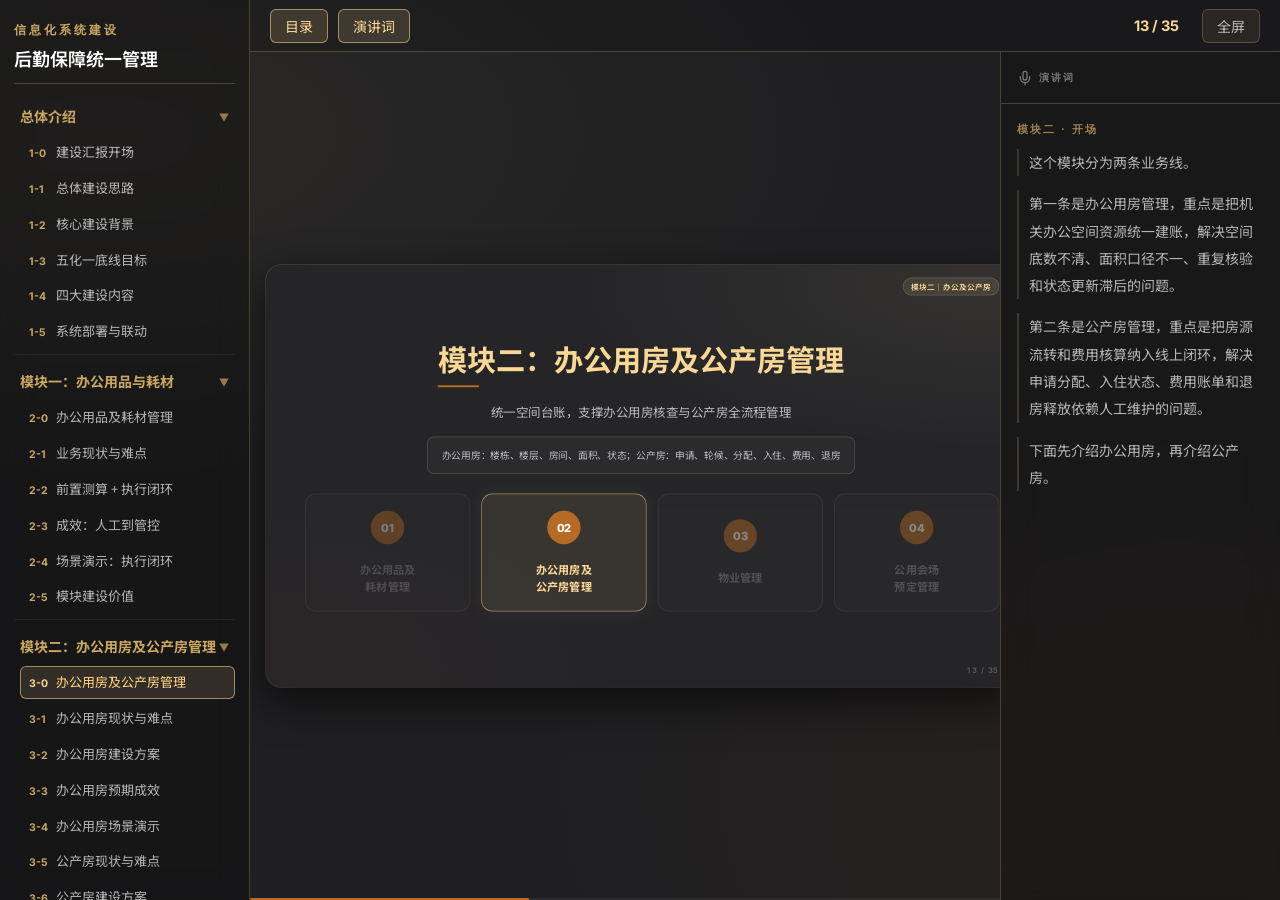
<file: module2.html>
<!DOCTYPE html>

<html lang="zh-CN">
<head>
<meta charset="utf-8"/>
<meta content="width=device-width, initial-scale=1.0" name="viewport"/>
<title>JB部机关室信息化系统建设汇报</title>
<meta content="JB部机关室信息化系统建设汇报，包含总体介绍、办公用品及耗材管理模块、以及办公用房及公产房管理模块。" name="description"/>
<link href="styles.css" rel="stylesheet"/>
</head>
<body>
<div class="app" id="app">
<!-- 全屏时左侧悬停触发区 -->
<div class="nav-trigger" id="navTrigger" title="悬停显示目录"></div>
<!-- ═══ 左侧导航栏 ═══ -->
<aside class="sidebar" id="sidebar">
<div class="brand">
<div class="eyebrow">信息化系统建设</div>
<h2>后勤保障统一管理</h2>
</div>
<nav class="toc" id="toc">
<!-- 组1：总体介绍 -->
<div class="toc-group">
<button class="toc-header" onclick="toggleTocGroup(this)">
<span>总体介绍</span>
<span class="toc-arrow">▼</span>
</button>
<div class="toc-list">
<button class="toc-item" data-page="index.html" data-slide="0"><span>1-0</span>建设汇报开场</button>
<button class="toc-item" data-page="index.html" data-slide="1"><span>1-1</span>总体建设思路</button>
<button class="toc-item" data-page="index.html" data-slide="2"><span>1-2</span>核心建设背景</button>
<button class="toc-item" data-page="index.html" data-slide="3"><span>1-3</span>五化一底线目标</button>
<button class="toc-item" data-page="index.html" data-slide="4"><span>1-4</span>四大建设内容</button>
<button class="toc-item" data-page="index.html" data-slide="5"><span>1-5</span>系统部署与联动</button>
</div>
</div>
<!-- 组2：模块一 -->
<div class="toc-group">
<button class="toc-header" onclick="toggleTocGroup(this)">
<span>模块一：办公用品与耗材</span>
<span class="toc-arrow">▼</span>
</button>
<div class="toc-list">
<button class="toc-item" data-page="module1.html" data-slide="0"><span>2-0</span>办公用品及耗材管理</button>
<button class="toc-item" data-page="module1.html" data-slide="1"><span>2-1</span>业务现状与难点</button>
<button class="toc-item" data-page="module1.html" data-slide="2"><span>2-2</span>前置测算 + 执行闭环</button>
<button class="toc-item" data-page="module1.html" data-slide="3"><span>2-3</span>成效：人工到管控</button>
<button class="toc-item" data-page="module1.html" data-slide="4"><span>2-4</span>场景演示：执行闭环</button>
<button class="toc-item" data-page="module1.html" data-slide="5"><span>2-5</span>模块建设价值</button>
</div>
</div>
<!-- 组3：模块二 -->
<div class="toc-group">
<button class="toc-header" onclick="toggleTocGroup(this)">
<span>模块二：办公用房及公产房管理</span>
<span class="toc-arrow">▼</span>
</button>
<div class="toc-list">
<button class="toc-item" data-page="module2.html" data-slide="0"><span>3-0</span>办公用房及公产房管理</button>
<button class="toc-item" data-page="module2.html" data-slide="1"><span>3-1</span>办公用房现状与难点</button>
<button class="toc-item" data-page="module2.html" data-slide="2"><span>3-2</span>办公用房建设方案</button>
<button class="toc-item" data-page="module2.html" data-slide="3"><span>3-3</span>办公用房预期成效</button>
<button class="toc-item" data-page="module2.html" data-slide="4"><span>3-4</span>办公用房场景演示</button>
<button class="toc-item" data-page="module2.html" data-slide="5"><span>3-5</span>公产房现状与难点</button>
<button class="toc-item" data-page="module2.html" data-slide="6"><span>3-6</span>公产房建设方案</button>
<button class="toc-item" data-page="module2.html" data-slide="7"><span>3-7</span>公产房预期成效</button>
<button class="toc-item" data-page="module2.html" data-slide="8"><span>3-8</span>公产房场景演示</button>
<button class="toc-item" data-page="module2.html" data-slide="9"><span>3-9</span>模块建设价值</button>
</div>
</div>
<!-- 组4：模块三 -->
<div class="toc-group">
<button class="toc-header" onclick="toggleTocGroup(this)">
<span>模块三：物业管理</span>
<span class="toc-arrow">▼</span>
</button>
<div class="toc-list">
<button class="toc-item" data-page="module3.html" data-slide="0"><span>4-0</span>物业管理</button>
<button class="toc-item" data-page="module3.html" data-slide="1"><span>4-1</span>业务现状与难点</button>
<button class="toc-item" data-page="module3.html" data-slide="2"><span>4-2</span>建设方案</button>
<button class="toc-item" data-page="module3.html" data-slide="3"><span>4-3</span>预期成效</button>
<button class="toc-item" data-page="module3.html" data-slide="4"><span>4-4</span>场景演示：报修工单</button>
<button class="toc-item" data-page="module3.html" data-slide="5"><span>4-5</span>场景演示：日常巡检</button>
<button class="toc-item" data-page="module3.html" data-slide="6"><span>4-6</span>建设价值</button>
</div>
</div>
<!-- 组5：模块四 -->
<div class="toc-group">
<button class="toc-header" onclick="toggleTocGroup(this)">
<span>模块四：公用会场预定</span>
<span class="toc-arrow">▼</span>
</button>
<div class="toc-list">
<button class="toc-item" data-page="module4.html" data-slide="0"><span>5-0</span>会场预定管理</button>
<button class="toc-item" data-page="module4.html" data-slide="1"><span>5-1</span>业务现状与难点</button>
<button class="toc-item" data-page="module4.html" data-slide="2"><span>5-2</span>建设方案</button>
<button class="toc-item" data-page="module4.html" data-slide="3"><span>5-3</span>预期成效</button>
<button class="toc-item" data-page="module4.html" data-slide="4"><span>5-4</span>场景演示</button>
<button class="toc-item" data-page="module4.html" data-slide="5"><span>5-5</span>建设价值</button>
</div>
</div>
</nav>
<div class="sidebar-footer">
      键盘 ← / → 翻页<br/>
      F 全屏  ·  Esc 退出<br/>
      侧边栏支持折叠/展开
    </div>
</aside>
<!-- ═══ 主区域 ═══ -->
<div class="main-wrapper">
<!-- 工具栏 -->
<div class="toolbar">
<button class="btn" id="toggleSidebarBtn">目录</button>
<button class="btn" id="toggleNotesBtn">演讲词</button>
<div class="counter" id="counter">1 / 22</div>
<button class="btn" id="fullBtn"> 全屏</button>
</div>
<!-- 内容行：幻灯片舞台 + 演讲词面板 -->
<div class="content-area">
<!-- ─── 幻灯片舞台 ─── -->
<div class="stage" id="stage">
<button aria-label="上一页" class="edge-nav edge-prev" id="prevBtn">‹</button>
<button aria-label="下一页" class="edge-nav edge-next" id="nextBtn">›</button>
<!-- Slide 12: 3-0 模块二封面 (高亮高亮第二模块) -->
<div class="slide-container" data-slide="0">
<section class="slide">
<div class="module-label">模块二｜办公及公产房</div>
<div class="slide-page-number">13 / 22</div>
<div style="display: flex; flex-direction: column; align-items: center; justify-content: center; height: 100%; text-align: center; padding: 20px 0;">
<h1 style="font-size: 42px; color: var(--gold); text-align: center; margin: 0 auto;">模块二：办公用房及公产房管理</h1>
<p class="subtitle" style="margin: 20px auto 20px; text-align: center; max-width: 840px;">统一空间台账，支撑办公用房核查与公产房全流程管理</p>
<div class="note-box" style="margin: 0 auto 28px; max-width: 900px; text-align: center;">办公用房：楼栋、楼层、房间、面积、状态；公产房：申请、轮候、分配、入住、费用、退房</div>
<div class="module-grid" style="grid-template-columns: repeat(4, 1fr); width: 100%; max-width: 1000px; margin: 0 auto; gap: 16px;">
<div class="module-card" onclick="navigateTo('module1.html')" style="cursor: pointer; height: auto; aspect-ratio: 1.4/1; opacity: 0.4;">
<div class="icon">01</div>
<div style="font-weight: 700; margin-top: 10px;">办公用品及<br/>耗材管理</div>
</div>
<div class="module-card active" style="height: auto; aspect-ratio: 1.4/1;">
<div class="icon">02</div>
<div style="font-weight: 700; margin-top: 10px;">办公用房及<br/>公产房管理</div>
</div>
<div class="module-card" onclick="navigateTo('module3.html')" style="cursor: pointer; height: auto; aspect-ratio: 1.4/1; opacity: 0.45; transition: opacity 0.2s;">
<div class="icon">03</div>
<div style="font-weight: 700; margin-top: 10px;">物业管理</div>
</div>
<div class="module-card" onclick="navigateTo('module4.html')" style="cursor: pointer; height: auto; aspect-ratio: 1.4/1; opacity: 0.45; transition: opacity 0.2s;">
<div class="icon">04</div>
<div style="font-weight: 700; margin-top: 10px;">公用会场<br/>预定管理</div>
</div>
</div>
</div>
</section>
</div>
<!-- Slide 13: 3-1 办公用房现状与难点 -->
<div class="slide-container" data-slide="1">
<section class="slide">
<div class="module-label">模块二｜办公及公产房</div>
<div class="slide-page-number">14 / 22</div>
<h1>3.1 办公用房业务现状</h1>
<p class="subtitle">解决办公用房管理中“底数不清、面积不准、状态不明、统计困难”的问题。</p>
<div class="slide-body">
<div class="pain-grid" style="grid-template-columns: repeat(3, 1fr);">
<div class="pain-card">
<h3>楼宇信息未完整维护</h3>
<p>部分楼宇、楼层、房间未完整建账，统计缺少统一来源。</p>
</div>
<div class="pain-card">
<h3>空间底数不清</h3>
<p>总面积和分类面积缺少统一统计，资源规模和结构不清。</p>
</div>
<div class="pain-card">
<h3>面积口径不一</h3>
<p>建筑面积、使用面积等口径易混用，汇总结果不一致。</p>
</div>
</div>
<div class="summary-box">办公用房管理的核心，是先把面积测准、台账补齐、口径统一、分类看清。</div>
</div>
</section>
</div>
<!-- Slide 14: 3-2 办公用房建设方案 -->
<div class="slide-container" data-slide="2">
<section class="slide">
<div class="module-label">模块二｜办公及公产房</div>
<div class="slide-page-number">15 / 22</div>
<h1>3.2 办公用房建设方案</h1>
<p class="subtitle">以实测空间数据为基础，建立楼栋、楼层、房间一体化管理台账，形成空间资源可查、状态可管、面积可统的办公用房管理基础。</p>
<div class="slide-body">
<div class="brief-grid">
<div class="brief-card">
<div class="brief-card-label">统一测绘</div>
<div class="brief-card-desc">通过统一测绘核准楼栋、楼层、房间的面积数据，解决办公用房面积准不准、底数实不实的问题。</div>
</div>
<div class="brief-card">
<div class="brief-card-label">补齐台账</div>
<div class="brief-card-desc">按楼栋、楼层、房间逐步补齐基础信息，形成统一的办公用房资源台账。</div>
</div>
<div class="brief-card">
<div class="brief-card-label">统一口径</div>
<div class="brief-card-desc">区分建筑面积、使用面积、房间面积等统计口径，明确面积统计规则，避免数据混用。</div>
</div>
<div class="brief-card">
<div class="brief-card-label">分类统计</div>
<div class="brief-card-desc">按楼栋、楼层、用房类型、面积口径等维度形成统计，支撑资源核查和管理分析。</div>
</div>
</div>
<div class="summary-box">统一测绘解决“面积准不准”，补齐台账解决“有没有数据”，统一口径解决“数据能不能对齐”，分类统计解决“结构能不能看清”。</div>
</div>
</section>
</div>
<!-- Slide 15: 3-3 办公用房预期成效 -->
<div class="slide-container" data-slide="3">
<section class="slide">
<div class="module-label">模块二｜办公及公产房</div>
<div class="slide-page-number">16 / 22</div>
<h1>3.3 预期成效-资源一张账</h1>
<p class="subtitle">通过统一测绘、台账补齐和分类统计，逐步摸清办公用房总量、面积口径和类型结构。</p>
<div class="slide-body">
<table class="effect-table standard-effect-table">
<thead><tr><th>指标</th><th>系统建设后</th><th>说明</th></tr></thead>
<tbody>
<tr><td>已测绘楼宇数量</td><td>已测绘办公楼宇：XX 栋</td><td>通过统一测绘，摸清办公楼宇基础底数。</td></tr>
<tr><td>已建账房间数量</td><td>已建账房间：XX 间</td><td>按楼栋、楼层、房间建立空间台账。</td></tr>
<tr><td>办公用房总面积</td><td>核准办公用房总面积：XX ㎡</td><td>以测绘成果为基础，形成统一面积数据。</td></tr>
<tr><td>各类型用房面积</td><td>已分类用房类型：XX 类</td><td>支持按办公、技术用房、公用用房、附属用房类型统计面积。</td></tr>
<tr><td>统一面积口径</td><td>统一 3 类面积口径</td><td>建筑面积、使用面积、房间面积分口径统计，避免混用。</td></tr>
</tbody>
</table>
<div class="summary-box">预期效果：面积数据更准、分类结构更清、统计口径更统一，为资源核查、空间调配和领导查询提供数据依据。</div>
</div>
</section>
</div>
<!-- Slide 16: 3-4 办公用房场景演示 -->
<div class="slide-container" data-slide="4">
<section class="slide long-scroll">
<div class="module-label">模块二｜办公及公产房</div>
<div class="slide-page-number">17 / 22</div>
<h1>3.4 办公用房场景演示</h1>
<div class="slide-body">
<div class="figma-scene">
<div class="scene-intro">
<p>通过楼栋、楼层、房间和实测图纸联动，管理人员可以快速回答“有哪些房、在哪里、谁在用、面积多少、状态如何”。</p>
</div>
<section class="figma-stage-card">
<div class="figma-flow-tabs">
<span class="flow-pill active">楼栋档案</span><span class="flow-arrow">→</span>
<span class="flow-pill">楼层管理</span><span class="flow-arrow">→</span>
<span class="flow-pill">房间台账</span><span class="flow-arrow">→</span>
<span class="flow-pill">统计分析</span>
</div>
<div class="scene-block">
<p class="scene-line"><b>1. 楼栋档案：</b> 查看楼栋基础信息，掌握建设年份、总建筑面积、楼层数量、楼栋用途和使用状态。</p>
<div class="shot-card">
<div class="img-placeholder"><img alt="图片 1 (办公用房)" class="actual-shot" onerror="this.style.display='none';this.parentElement.classList.remove('has-image')" onload="this.parentElement.classList.add('has-image')" src="images/model2/1.png"/>
<div class="img-placeholder-tag">图片 1 (办公用房)</div>
<div class="img-placeholder-icon">
<svg class="img-placeholder-svg" viewbox="0 0 24 24"><rect height="18" rx="2" ry="2" width="18" x="3" y="3"></rect><circle cx="8.5" cy="8.5" r="1.5"></circle><path d="M21 15l-5-5L5 21"></path></svg>
</div>
<div class="img-placeholder-path">images/model2/1.png</div>
</div>
</div>
</div>
<div class="scene-block">
<p class="scene-line"><b>2. 楼层管理：</b> 按楼栋查看楼层信息，关联实测楼层平面图，直观掌握楼层空间分布、功能区构成和房间位置。</p>
<div class="shot-card">
<div class="img-placeholder"><img alt="图片 2 (办公用房)" class="actual-shot" onerror="this.style.display='none';this.parentElement.classList.remove('has-image')" onload="this.parentElement.classList.add('has-image')" src="images/model2/2.png"/>
<div class="img-placeholder-tag">图片 2 (办公用房)</div>
<div class="img-placeholder-icon">
<svg class="img-placeholder-svg" viewbox="0 0 24 24"><rect height="18" rx="2" ry="2" width="18" x="3" y="3"></rect><circle cx="8.5" cy="8.5" r="1.5"></circle><path d="M21 15l-5-5L5 21"></path></svg>
</div>
<div class="img-placeholder-path">images/model2/2.png</div>
</div>
</div>
<div class="shot-card">
<div class="img-placeholder"><img alt="图片 2-2 (办公用房)" class="actual-shot" onerror="this.style.display='none';this.parentElement.classList.remove('has-image')" onload="this.parentElement.classList.add('has-image')" src="images/model2/2-2.png"/>
<div class="img-placeholder-tag">图片 2-2 (办公用房)</div>
<div class="img-placeholder-icon">
<svg class="img-placeholder-svg" viewbox="0 0 24 24"><rect height="18" rx="2" ry="2" width="18" x="3" y="3"></rect><circle cx="8.5" cy="8.5" r="1.5"></circle><path d="M21 15l-5-5L5 21"></path></svg>
</div>
<div class="img-placeholder-path">images/model2/2-2.png</div>
</div>
</div>
</div>
<div class="scene-block">
<p class="scene-line"><b>3. 房间台账：</b> 查看房间编号、所属楼层、房间类型、建筑面积、使用面积、当前状态和使用单位。</p>
<div class="shot-card">
<div class="img-placeholder"><img alt="图片 3 (办公用房)" class="actual-shot" onerror="this.style.display='none';this.parentElement.classList.remove('has-image')" onload="this.parentElement.classList.add('has-image')" src="images/model2/3.png"/>
<div class="img-placeholder-tag">图片 3 (办公用房)</div>
<div class="img-placeholder-icon">
<svg class="img-placeholder-svg" viewbox="0 0 24 24"><rect height="18" rx="2" ry="2" width="18" x="3" y="3"></rect><circle cx="8.5" cy="8.5" r="1.5"></circle><path d="M21 15l-5-5L5 21"></path></svg>
</div>
<div class="img-placeholder-path">images/model2/3.png</div>
</div>
</div>
</div>
<div class="scene-block">
<p class="scene-line"><b>4. 统计分析：</b> 按楼栋、房间类型、使用状态和面积进行统计分析，为资源调配、空间利用分析和领导查询提供支撑。</p>
<div class="shot-card">
<div class="img-placeholder"><img alt="图片 4 (办公用房)" class="actual-shot" onerror="this.style.display='none';this.parentElement.classList.remove('has-image')" onload="this.parentElement.classList.add('has-image')" src="images/model2/4.png"/>
<div class="img-placeholder-tag">图片 4 (办公用房)</div>
<div class="img-placeholder-icon">
<svg class="img-placeholder-svg" viewbox="0 0 24 24"><rect height="18" rx="2" ry="2" width="18" x="3" y="3"></rect><circle cx="8.5" cy="8.5" r="1.5"></circle><path d="M21 15l-5-5L5 21"></path></svg>
</div>
<div class="img-placeholder-path">images/model2/4.png</div>
</div>
</div>
</div>
</section>
</div>
</div>
</section>
</div>
<!-- Slide 17: 3-5 公产房现状与难点 -->
<div class="slide-container" data-slide="5">
<section class="slide">
<div class="module-label">模块二｜办公及公产房</div>
<div class="slide-page-number">18 / 22</div>
<h1>3.5 公产房业务现状</h1>
<p class="subtitle">解决公产房管理中“房源状态不清、申请轮候难管、费用核算耗时、退房释放不及时”的问题。</p>
<div class="slide-body">
<div class="pain-grid" style="grid-template-columns: repeat(3, 1fr);">
<div class="pain-card">
<h3>房源状态不够清楚</h3>
<p>房源状态依赖人工台账，更新容易滞后。</p>
</div>
<div class="pain-card">
<h3>入住流转缺少线上记录</h3>
<p>申请、轮候、分配、入住缺少完整线上记录。</p>
</div>
<div class="pain-card">
<h3>费用核算耗时</h3>
<p>房租、物业费清单靠人工计算核对后提交财务。</p>
</div>
</div>
<div class="summary-box">公产房管理的重点，不是单纯管房间，而是管房源流转、人员入住和费用账单。</div>
</div>
</section>
</div>
<!-- Slide 18: 3-6 公产房建设方案 -->
<div class="slide-container" data-slide="6">
<section class="slide">
<div class="module-label">模块二｜办公及公产房</div>
<div class="slide-page-number">19 / 22</div>
<h1>3.6 公产房建设方案</h1>
<p class="subtitle">围绕公产房从申请到退房的管理过程，形成房源动态管理和费用核算闭环。</p>
<div class="slide-body">
<div class="brief-grid">
<div class="brief-card">
<div class="brief-card-label">申请轮候</div>
<div class="brief-card-desc">线上申请、审核、评分排序。</div>
</div>
<div class="brief-card">
<div class="brief-card-label">分配入住</div>
<div class="brief-card-desc">匹配空置房源，形成入住记录。</div>
</div>
<div class="brief-card">
<div class="brief-card-label">费用账单</div>
<div class="brief-card-desc">按面积、标准、状态生成费用。</div>
</div>
<div class="brief-card">
<div class="brief-card-label">退房释放</div>
<div class="brief-card-desc">退房后房源恢复可分配。</div>
</div>
</div>
<div class="summary-box">公产房管理不是单点房源台账，而是从申请、分配、费用到账单、退房释放的闭环管理。</div>
</div>
</section>
</div>
<!-- Slide 19: 3-7 公产房预期成效 -->
<div class="slide-container" data-slide="7">
<section class="slide">
<div class="module-label">模块二｜办公及公产房</div>
<div class="slide-page-number">20 / 22</div>
<h1>3.7 预期成效-状态费用可视</h1>
<div class="slide-body">
<table class="effect-table standard-effect-table">
<thead><tr><th>指标</th><th>原有方式</th><th>系统建设后</th><th>预期变化</th></tr></thead>
<tbody>
<tr><td>总套数</td><td>暂估 128 套，靠人工台账</td><td>系统维护 128 套房源</td><td>底数集中可查</td></tr>
<tr><td>在住房源</td><td>暂估 96 套，人工更新</td><td>在住 96 套在线维护</td><td>谁在住可查</td></tr>
<tr><td>空置房源</td><td>暂估 18 套，人工筛选</td><td>空置 18 套按状态筛选</td><td>及时进入分配</td></tr>
<tr><td>月度账单</td><td>暂估每月 96 条，人工整理</td><td>系统生成 96 条账单</td><td>减少制表核对</td></tr>
<tr><td>月度应收</td><td>暂估 8.6 万元，人工汇总</td><td>系统测算 8.6 万元</td><td>可核对导出</td></tr>
<tr><td>空置物业费</td><td>暂估 0.9 万元，单独统计</td><td>按空置状态测算 0.9 万元</td><td>可追溯分析</td></tr>
</tbody>
</table>
<div class="summary-box">预期效果：房源状态、入住信息、费用账单和空置支出在线可查、可核、可追溯。</div>
</div>
</section>
</div>
<!-- Slide 20: 3-8 公产房场景演示 -->
<div class="slide-container" data-slide="8">
<section class="slide long-scroll">
<div class="module-label">模块二｜办公及公产房</div>
<div class="slide-page-number">21 / 22</div>
<h1>3.8 公产房场景演示</h1>
<div class="slide-body">
<div class="figma-scene estate-scene">
<div class="scene-intro">
<p>申请 → 轮候评分 → 房源分配 → 入住管理 → 费用账单 → 年度核验 → 退房释放</p>
</div>
<section class="figma-stage-card estate-stage-card">
<div class="figma-flow-tabs">
<span class="flow-pill active">申请</span>
<span class="flow-arrow">→</span>
<span class="flow-pill">轮候评分</span>
<span class="flow-arrow">→</span>
<span class="flow-pill">房源分配</span>
<span class="flow-arrow">→</span>
<span class="flow-pill">入住管理</span>
<span class="flow-arrow">→</span>
<span class="flow-pill">费用账单</span>
<span class="flow-arrow">→</span>
<span class="flow-pill">年度核验</span>
<span class="flow-arrow">→</span>
<span class="flow-pill">退房释放</span>
</div>
<div class="scene-block">
<p class="scene-line"><b>申请：</b>申请人填写个人信息、家庭成员、住房情况及证明材料；房产管理员审核申请，审核通过后进入轮候评分，驳回后可修改再提交。</p>
<div class="shot-card">
<div class="img-placeholder">
<img alt="申请" class="actual-shot" onerror="this.style.display='none';this.parentElement.classList.remove('has-image')" onload="this.parentElement.classList.add('has-image')" src="images/model2/5.png"/>
<div class="img-placeholder-tag">申请</div>
<div class="img-placeholder-icon">
<svg class="img-placeholder-svg" viewbox="0 0 24 24"><rect height="18" rx="2" ry="2" width="18" x="3" y="3"></rect><circle cx="8.5" cy="8.5" r="1.5"></circle><path d="M21 15l-5-5L5 21"></path></svg>
</div>
<div class="img-placeholder-path">images/model2/5.png</div>
</div>
</div>
</div>
</section><section class="figma-stage-card estate-stage-card">
<div class="figma-flow-tabs">
<span class="flow-pill">申请</span>
<span class="flow-arrow">→</span>
<span class="flow-pill active">轮候评分</span>
<span class="flow-arrow">→</span>
<span class="flow-pill">房源分配</span>
<span class="flow-arrow">→</span>
<span class="flow-pill">入住管理</span>
<span class="flow-arrow">→</span>
<span class="flow-pill">费用账单</span>
<span class="flow-arrow">→</span>
<span class="flow-pill">年度核验</span>
<span class="flow-arrow">→</span>
<span class="flow-pill">退房释放</span>
</div>
<div class="scene-block">
<p class="scene-line"><b>轮候评分：</b>房产管理员录入轮候初始分、轮候起算时间、评分明细和附件；系统形成当前轮候分和轮候排行，作为后续房源分配依据。</p>
<div class="shot-card">
<div class="img-placeholder">
<img alt="轮候评分" class="actual-shot" onerror="this.style.display='none';this.parentElement.classList.remove('has-image')" onload="this.parentElement.classList.add('has-image')" src="images/model2/6.png"/>
<div class="img-placeholder-tag">轮候评分</div>
<div class="img-placeholder-icon">
<svg class="img-placeholder-svg" viewbox="0 0 24 24"><rect height="18" rx="2" ry="2" width="18" x="3" y="3"></rect><circle cx="8.5" cy="8.5" r="1.5"></circle><path d="M21 15l-5-5L5 21"></path></svg>
</div>
<div class="img-placeholder-path">images/model2/6.png</div>
</div>
</div>
</div>
</section><section class="figma-stage-card estate-stage-card">
<div class="figma-flow-tabs">
<span class="flow-pill">申请</span>
<span class="flow-arrow">→</span>
<span class="flow-pill active">轮候评分</span>
<span class="flow-arrow">→</span>
<span class="flow-pill">房源分配</span>
<span class="flow-arrow">→</span>
<span class="flow-pill">入住管理</span>
<span class="flow-arrow">→</span>
<span class="flow-pill">费用账单</span>
<span class="flow-arrow">→</span>
<span class="flow-pill">年度核验</span>
<span class="flow-arrow">→</span>
<span class="flow-pill">退房释放</span>
</div>
<div class="scene-block">
<p class="scene-line"><b>轮候分调整：</b>特殊情况可按规则调整轮候分，分配时结合轮候排序、申请诉求和空置房源进行匹配。</p>
<div class="shot-card">
<div class="img-placeholder">
<img alt="轮候分调整" class="actual-shot" onerror="this.style.display='none';this.parentElement.classList.remove('has-image')" onload="this.parentElement.classList.add('has-image')" src="images/model2/7.png"/>
<div class="img-placeholder-tag">轮候分调整</div>
<div class="img-placeholder-icon">
<svg class="img-placeholder-svg" viewbox="0 0 24 24"><rect height="18" rx="2" ry="2" width="18" x="3" y="3"></rect><circle cx="8.5" cy="8.5" r="1.5"></circle><path d="M21 15l-5-5L5 21"></path></svg>
</div>
<div class="img-placeholder-path">images/model2/7.png</div>
</div>
</div>
</div>
</section><section class="figma-stage-card estate-stage-card">
<div class="figma-flow-tabs">
<span class="flow-pill">申请</span>
<span class="flow-arrow">→</span>
<span class="flow-pill">轮候评分</span>
<span class="flow-arrow">→</span>
<span class="flow-pill active">房源分配</span>
<span class="flow-arrow">→</span>
<span class="flow-pill">入住管理</span>
<span class="flow-arrow">→</span>
<span class="flow-pill">费用账单</span>
<span class="flow-arrow">→</span>
<span class="flow-pill">年度核验</span>
<span class="flow-arrow">→</span>
<span class="flow-pill">退房释放</span>
</div>
<div class="scene-block">
<p class="scene-line"><b>房源分配：</b>结合申请人房型诉求、轮候排序和当前空置房源确定分配结果；记录分配房产、可入住日期和备注，系统生成待入住记录并通知申请人。</p>
<div class="shot-card">
<div class="img-placeholder">
<img alt="房源分配" class="actual-shot" onerror="this.style.display='none';this.parentElement.classList.remove('has-image')" onload="this.parentElement.classList.add('has-image')" src="images/model2/8.png"/>
<div class="img-placeholder-tag">房源分配</div>
<div class="img-placeholder-icon">
<svg class="img-placeholder-svg" viewbox="0 0 24 24"><rect height="18" rx="2" ry="2" width="18" x="3" y="3"></rect><circle cx="8.5" cy="8.5" r="1.5"></circle><path d="M21 15l-5-5L5 21"></path></svg>
</div>
<div class="img-placeholder-path">images/model2/8.png</div>
</div>
</div>
</div>
</section><section class="figma-stage-card estate-stage-card">
<div class="figma-flow-tabs">
<span class="flow-pill">申请</span>
<span class="flow-arrow">→</span>
<span class="flow-pill">轮候评分</span>
<span class="flow-arrow">→</span>
<span class="flow-pill">房源分配</span>
<span class="flow-arrow">→</span>
<span class="flow-pill active">入住管理</span>
<span class="flow-arrow">→</span>
<span class="flow-pill">费用账单</span>
<span class="flow-arrow">→</span>
<span class="flow-pill">年度核验</span>
<span class="flow-arrow">→</span>
<span class="flow-pill">退房释放</span>
</div>
<div class="scene-block">
<p class="scene-line"><b>入住管理：</b>管理员通过入住情况查看在住人员、入住房间、入住日期、入住时长、房间面积和费用标准。</p>
<div class="estate-image-grid single-column">
<div class="shot-card">
<div class="img-placeholder">
<img alt="入住情况" class="actual-shot" onerror="this.style.display='none';this.parentElement.classList.remove('has-image')" onload="this.parentElement.classList.add('has-image')" src="images/model2/9.png"/>
<div class="img-placeholder-tag">入住情况</div>
<div class="img-placeholder-icon">
<svg class="img-placeholder-svg" viewbox="0 0 24 24"><rect height="18" rx="2" ry="2" width="18" x="3" y="3"></rect><circle cx="8.5" cy="8.5" r="1.5"></circle><path d="M21 15l-5-5L5 21"></path></svg>
</div>
<div class="img-placeholder-path">images/model2/9.png</div>
</div>
</div>
<div class="shot-card">
<div class="img-placeholder">
<img alt="入住详情" class="actual-shot" onerror="this.style.display='none';this.parentElement.classList.remove('has-image')" onload="this.parentElement.classList.add('has-image')" src="images/model2/10.png"/>
<div class="img-placeholder-tag">入住详情</div>
<div class="img-placeholder-icon">
<svg class="img-placeholder-svg" viewbox="0 0 24 24"><rect height="18" rx="2" ry="2" width="18" x="3" y="3"></rect><circle cx="8.5" cy="8.5" r="1.5"></circle><path d="M21 15l-5-5L5 21"></path></svg>
</div>
<div class="img-placeholder-path">images/model2/10.png</div>
</div>
</div>
</div>
</div>
</section><section class="figma-stage-card estate-stage-card">
<div class="figma-flow-tabs">
<span class="flow-pill">申请</span>
<span class="flow-arrow">→</span>
<span class="flow-pill">轮候评分</span>
<span class="flow-arrow">→</span>
<span class="flow-pill">房源分配</span>
<span class="flow-arrow">→</span>
<span class="flow-pill">入住管理</span>
<span class="flow-arrow">→</span>
<span class="flow-pill active">费用账单</span>
<span class="flow-arrow">→</span>
<span class="flow-pill">年度核验</span>
<span class="flow-arrow">→</span>
<span class="flow-pill">退房释放</span>
</div>
<div class="scene-block">
<p class="scene-line"><b>费用账单：</b>系统按账单月份生成房租、物业费和应收总额；费用根据房间面积、入住时长、租金标准和物业费标准计算；缴费方式支持财务扣缴和个人自缴，个人自缴需上传缴费凭证；房产管理员审核缴费凭证，并统计空置公产房物业费支出。</p>
<div class="estate-image-grid single-column">
<div class="shot-card">
<div class="img-placeholder">
<img alt="费用账单" class="actual-shot" onerror="this.style.display='none';this.parentElement.classList.remove('has-image')" onload="this.parentElement.classList.add('has-image')" src="images/model2/11.png"/>
<div class="img-placeholder-tag">费用账单</div>
<div class="img-placeholder-icon">
<svg class="img-placeholder-svg" viewbox="0 0 24 24"><rect height="18" rx="2" ry="2" width="18" x="3" y="3"></rect><circle cx="8.5" cy="8.5" r="1.5"></circle><path d="M21 15l-5-5L5 21"></path></svg>
</div>
<div class="img-placeholder-path">images/model2/11.png</div>
</div>
</div>
<div class="shot-card">
<div class="img-placeholder">
<img alt="空置物业费支出" class="actual-shot" onerror="this.style.display='none';this.parentElement.classList.remove('has-image')" onload="this.parentElement.classList.add('has-image')" src="images/model2/13.png"/>
<div class="img-placeholder-tag">空置物业费支出</div>
<div class="img-placeholder-icon">
<svg class="img-placeholder-svg" viewbox="0 0 24 24"><rect height="18" rx="2" ry="2" width="18" x="3" y="3"></rect><circle cx="8.5" cy="8.5" r="1.5"></circle><path d="M21 15l-5-5L5 21"></path></svg>
</div>
<div class="img-placeholder-path">images/model2/13.png</div>
</div>
</div>
</div>
</div>
</section><section class="figma-stage-card estate-stage-card">
<div class="figma-flow-tabs">
<span class="flow-pill">申请</span>
<span class="flow-arrow">→</span>
<span class="flow-pill">轮候评分</span>
<span class="flow-arrow">→</span>
<span class="flow-pill">房源分配</span>
<span class="flow-arrow">→</span>
<span class="flow-pill">入住管理</span>
<span class="flow-arrow">→</span>
<span class="flow-pill">费用账单</span>
<span class="flow-arrow">→</span>
<span class="flow-pill active">年度核验</span>
<span class="flow-arrow">→</span>
<span class="flow-pill">退房释放</span>
</div>
<div class="scene-block">
<p class="scene-line"><b>年度核验：</b>房产管理员按年度发起核验任务，系统通知在住人员提交无房证明等材料；核验材料由房产管理员审核，审核结果作为继续入住资格管理依据。</p>
<div class="shot-card">
<div class="img-placeholder">
<img alt="年度核验" class="actual-shot" onerror="this.style.display='none';this.parentElement.classList.remove('has-image')" onload="this.parentElement.classList.add('has-image')" src="images/model2/14.png"/>
<div class="img-placeholder-tag">年度核验</div>
<div class="img-placeholder-icon">
<svg class="img-placeholder-svg" viewbox="0 0 24 24"><rect height="18" rx="2" ry="2" width="18" x="3" y="3"></rect><circle cx="8.5" cy="8.5" r="1.5"></circle><path d="M21 15l-5-5L5 21"></path></svg>
</div>
<div class="img-placeholder-path">images/model2/14.png</div>
</div>
</div>
</div>
</section><section class="figma-stage-card estate-stage-card">
<div class="figma-flow-tabs">
<span class="flow-pill">申请</span>
<span class="flow-arrow">→</span>
<span class="flow-pill">轮候评分</span>
<span class="flow-arrow">→</span>
<span class="flow-pill">房源分配</span>
<span class="flow-arrow">→</span>
<span class="flow-pill">入住管理</span>
<span class="flow-arrow">→</span>
<span class="flow-pill">费用账单</span>
<span class="flow-arrow">→</span>
<span class="flow-pill">年度核验</span>
<span class="flow-arrow">→</span>
<span class="flow-pill active">退房释放</span>
</div>
<div class="scene-block">
<p class="scene-line"><b>退房释放：</b>住户可发起本人退房申请，由房产管理员确认退房；特殊情况下可由房产管理员发起退房处理，退房完成后房源恢复为空闲可分配。</p>
<div class="estate-image-grid single-column">
<div class="shot-card">
<div class="img-placeholder">
<img alt="退房申请" class="actual-shot" onerror="this.style.display='none';this.parentElement.classList.remove('has-image')" onload="this.parentElement.classList.add('has-image')" src="images/model2/15.png"/>
<div class="img-placeholder-tag">退房申请</div>
<div class="img-placeholder-icon">
<svg class="img-placeholder-svg" viewbox="0 0 24 24"><rect height="18" rx="2" ry="2" width="18" x="3" y="3"></rect><circle cx="8.5" cy="8.5" r="1.5"></circle><path d="M21 15l-5-5L5 21"></path></svg>
</div>
<div class="img-placeholder-path">images/model2/15.png</div>
</div>
</div>
<div class="shot-card">
<div class="img-placeholder">
<img alt="缴费凭证" class="actual-shot" onerror="this.style.display='none';this.parentElement.classList.remove('has-image')" onload="this.parentElement.classList.add('has-image')" src="images/model2/12.png"/>
<div class="img-placeholder-tag">缴费凭证</div>
<div class="img-placeholder-icon">
<svg class="img-placeholder-svg" viewbox="0 0 24 24"><rect height="18" rx="2" ry="2" width="18" x="3" y="3"></rect><circle cx="8.5" cy="8.5" r="1.5"></circle><path d="M21 15l-5-5L5 21"></path></svg>
</div>
<div class="img-placeholder-path">images/model2/12.png</div>
</div>
</div>
<div class="shot-card">
<div class="img-placeholder">
<img alt="退房确认" class="actual-shot" onerror="this.style.display='none';this.parentElement.classList.remove('has-image')" onload="this.parentElement.classList.add('has-image')" src="images/model2/16.png"/>
<div class="img-placeholder-tag">退房确认</div>
<div class="img-placeholder-icon">
<svg class="img-placeholder-svg" viewbox="0 0 24 24"><rect height="18" rx="2" ry="2" width="18" x="3" y="3"></rect><circle cx="8.5" cy="8.5" r="1.5"></circle><path d="M21 15l-5-5L5 21"></path></svg>
</div>
<div class="img-placeholder-path">images/model2/16.png</div>
</div>
</div>
<div class="shot-card">
<div class="img-placeholder">
<img alt="房源释放" class="actual-shot" onerror="this.style.display='none';this.parentElement.classList.remove('has-image')" onload="this.parentElement.classList.add('has-image')" src="images/model2/17.png"/>
<div class="img-placeholder-tag">房源释放</div>
<div class="img-placeholder-icon">
<svg class="img-placeholder-svg" viewbox="0 0 24 24"><rect height="18" rx="2" ry="2" width="18" x="3" y="3"></rect><circle cx="8.5" cy="8.5" r="1.5"></circle><path d="M21 15l-5-5L5 21"></path></svg>
</div>
<div class="img-placeholder-path">images/model2/17.png</div>
</div>
</div>
</div>
</div>
</section>
</div>
</div>
</section>
</div>
<!-- Slide 21: 3-9 模块二建设价值 -->
<div class="slide-container" data-slide="9">
<section class="slide">
<div class="module-label">模块二｜办公及公产房</div>
<div class="slide-page-number">22 / 22</div>
<h1>3.9 建设价值</h1>
<p class="subtitle">办公用房和公产房共同构成房产资源管理板块。办公用房侧重空间资源底座，解决楼栋、楼层、房间、面积、用途和使用状态统一管理问题；公产房侧重房源流转和费用管理，解决申请、分配、费用账单和退房释放闭环问题。</p>
<div class="slide-body">
<div class="value-grid">
<div class="value-chip">房产底数清</div>
<div class="value-chip">空间状态准</div>
<div class="value-chip">费用核算明</div>
<div class="value-chip">房源流转顺</div>
</div>
<div class="summary-box" style="margin-top: 40px;">核心价值：推动房产管理从“人工台账、分散统计”转向“图账统一、状态可查、费用可算、流转可追”。</div>
</div>
</section>
</div>
<!-- ==================================================================
             【模块三：物业管理】 SLIDES (22-28)
             ================================================================== -->
</div><!-- /stage -->
<aside class="speaker-notes" id="speakerNotes">
<div class="notes-header">
<svg class="notes-header-svg" viewbox="0 0 24 24"><path d="M12 2a3 3 0 0 0-3 3v7a3 3 0 0 0 6 0V5a3 3 0 0 0-3-3z"></path><path d="M19 10v2a7 7 0 0 1-14 0v-2M12 19v3"></path></svg>
<span class="notes-header-title">演讲词</span>
</div>
<div class="notes-body" id="notesBody">
<!-- notes 12 -->
<div class="notes-content active" data-notes="0">
<div class="notes-label">模块二 · 开场</div>
<p class="notes-para">这个模块分为两条业务线。</p>
<p class="notes-para">第一条是办公用房管理，重点是把机关办公空间资源统一建账，解决空间底数不清、面积口径不一、重复核验和状态更新滞后的问题。</p>
<p class="notes-para">第二条是公产房管理，重点是把房源流转和费用核算纳入线上闭环，解决申请分配、入住状态、费用账单和退房释放依赖人工维护的问题。</p>
<p class="notes-para">下面先介绍办公用房，再介绍公产房。</p>
</div>
<!-- notes 13 -->
<div class="notes-content" data-notes="1">
<div class="notes-label">3.1 · 办公用房现状</div>
<p class="notes-para">办公用房管理的核心，是先把机关办公空间资源的底数摸清、面积口径统一。过去办公用房相关数据可能分散在图纸、表格和人工台账中，想要统计办公用房总面积、各类型用房面积占比，往往需要人工查找、反复核对，也容易出现重复核验。</p>
<p class="notes-para">具体来看，主要有两个问题。</p>
<p class="notes-para">第一，空间底数不够清楚。办公用房总面积是多少，各类用房分别占多少面积，不同楼栋、不同楼层、不同用途的房间如何分布，过去缺少一套统一、直观、可统计的数据底账。</p>
<p class="notes-para">第二，面积口径不够统一。在实际统计中，建筑面积、使用面积、房间面积等口径容易混用。不同人员、不同表格使用的统计口径不一致，就可能导致同一类资源统计出来的数据不一致。</p>
<p class="notes-para">因此，办公用房管理的建设重点，不是复杂流程审批，而是先通过统一测绘、统一编号和统一台账，把办公空间资源“有多少、在哪里、怎么统计”搞清楚，为后续资源核查、面积统计、领导查询和用房管理提供基础数据支撑。</p>
</div>
<!-- notes 14 -->
<div class="notes-content" data-notes="2">
<div class="notes-label">3.2 · 办公用房方案</div>
<p class="notes-para">针对前面的问题，办公用房管理的建设方案可以概括为三句话：统一测绘、统一编号、统一台账。</p>
<p class="notes-para">第一是统一测绘。通过实测空间数据，明确每栋楼、每一层、每个房间的面积、位置和空间边界，解决“面积到底怎么算、数据到底准不准”的问题。</p>
<p class="notes-para">第二是统一编号。按照楼栋、楼层、房间建立统一编号规则，让每个房间都能在系统中准确定位，解决“房间在哪里、对应哪一层、属于哪个功能区”的问题。</p>
<p class="notes-para">第三是统一台账。系统统一维护房间类型、使用面积、用途分类和所属楼栋楼层，把过去分散在图纸和表格中的信息沉淀为统一台账。</p>
<p class="notes-para">简单来说，统一测绘解决“面积准不准”，统一编号解决“房间找不找得到”，统一台账解决“统计口径统不统一”。</p>
</div>
<!-- notes 15 -->
<div class="notes-content" data-notes="3">
<div class="notes-label">3.3 · 预期成效</div>
<p class="notes-para">从预期成效看，办公用房管理重点体现为“办公空间资源一张账”。</p>
<p class="notes-para">系统建设后，办公用房的楼栋、楼层、房间和面积数据可以统一维护，能够按楼栋、楼层、房间类型、用途分类等维度进行统计。过去需要人工查图、查表、二次汇总的工作，可以转为系统快速查询和自动归集。</p>
<p class="notes-para">这里重点解决三个变化：一是办公用房总面积能够统一统计，二是不同类型用房面积能够分类汇总，三是建筑面积、使用面积、房间面积等口径能够按统一规则区分和使用。</p>
<p class="notes-para">后续可以结合已测绘楼栋数、建账房间数、办公用房总面积、各类型用房面积等数据，进一步量化展示建设成效。</p>
<p class="notes-para">总体来看，办公用房管理的变化，就是从过去的“人工查找、口径不一”，转向“总量清楚、分类明确、口径统一”。</p>
</div>
<!-- notes 16 -->
<div class="notes-content" data-notes="4">
<div class="notes-label">3.4 · 办公用房演示</div>
<p class="notes-para">下面通过一个办公空间资源查询与核查场景，看系统如何落地使用。</p>
<p class="notes-para">第一是楼栋档案查询。管理人员可以按楼栋查看基础信息，包括楼栋名称、楼栋地址、建设年份、总建筑面积、楼栋用途和使用状态等。同时，系统也可以按楼栋汇总房间数量、使用面积、房间类型和状态分布，帮助管理人员从楼栋维度掌握整体资源情况。</p>
<p class="notes-para">第二是楼层和平面图展示。系统支持按楼栋查看楼层信息，并关联展示楼层平面图。通过平面图，可以直观看到房间编号、房间位置、房间类型和使用面积。这样，过去需要在图纸和表格之间来回比对的信息，可以在系统中集中查看。</p>
<p class="notes-para">第三是房间台账核查。系统以房间为最小管理单元，记录所属楼栋、楼层、房间号、房间类型、使用面积、当前状态和使用单位。管理人员可以直接进入房间详情，核查房间基础信息、状态信息和相关附件。</p>
<p class="notes-para">第四是统计分析。系统可以按照楼栋、房间类型、使用状态和使用面积进行统计，支持查看不同楼栋的房间数量、面积占比和功能构成。通过这些统计数据，管理人员可以更直观地掌握办公空间资源总量、使用结构和空间利用情况。</p>
<p class="notes-para">这个场景的核心价值，是把办公用房从过去的“查表、找图、人工汇总”，转变为“系统可查、图账一致、状态可看、面积可统”。</p>
</div>
<!-- notes 17 -->
<div class="notes-content" data-notes="5">
<div class="notes-label">3.5 · 公产房现状</div>
<p class="notes-para">接下来介绍公产房管理。</p>
<p class="notes-para">公产房和办公用房同属房产资源管理，但管理重点不同。办公用房主要解决空间资源底座问题，公产房则更强调房源流转、人员入住和费用核算。</p>
<p class="notes-para">过去公产房管理中，房源信息、入住状态和人员信息主要依赖人工台账维护。申请、轮候、分配过程缺少统一线上记录；房租、物业费等费用清单需要按月人工核算；退房后房源状态也需要人工更新。</p>
<p class="notes-para">具体来看，主要有三个问题。</p>
<p class="notes-para">第一，房源状态不够清楚。哪些房源在住、哪些房源空置、哪些房源已退房，需要依赖人工台账判断，状态更新容易滞后。</p>
<p class="notes-para">第二，入住流转缺少线上记录。申请、审核、轮候、分配、入住等环节，如果主要靠线下记录，后续查询和追溯不够方便。</p>
<p class="notes-para">第三，费用核算比较耗时。房租、物业费等费用清单需要人工计算、核对后再提交财务，过程繁琐，也容易重复核对。</p>
<p class="notes-para">因此，公产房管理的建设重点，是把房源、申请人、分配结果、入住状态、费用账单和退房释放统一纳入线上闭环。</p>
</div>
<!-- notes 18 -->
<div class="notes-content" data-notes="6">
<div class="notes-label">3.6 · 公产房方案</div>
<p class="notes-para">公产房管理的建设方案，可以概括为四个重点：申请轮候、分配入住、费用账单、退房释放。</p>
<p class="notes-para">第一是申请轮候。申请人线上提交公产房申请，系统记录申请信息、申请时间和相关材料。管理员审核通过后，进入轮候评分环节，形成后续分配依据。</p>
<p class="notes-para">第二是分配入住。管理人员结合空置房源、申请人轮候情况和房源条件，确定分配结果。系统记录分配房产、可入住日期和备注，并形成入住相关记录。</p>
<p class="notes-para">第三是费用账单。系统根据房间面积、费用标准和入住状态，生成房租、物业费等费用账单，支撑后续核对、扣费和凭证管理。</p>
<p class="notes-para">第四是退房释放。人员退房后，系统更新房源状态，释放房源，让房源重新进入可分配范围，为后续再次分配提供依据。</p>
<p class="notes-para">这样，公产房管理就不是单点房源台账，而是从申请、轮候、分配、入住、费用账单到退房释放的一整套闭环管理。</p>
<p class="notes-para">年度核验作为在住资格复核能力，系统中也会同步留痕，但本次演示不作为主线展开。</p>
</div>
<!-- notes 19 -->
<div class="notes-content" data-notes="7">
<div class="notes-label">3.7 · 公产房成效</div>
<p class="notes-para">从预期成效看，公产房管理主要体现为三个变化。</p>
<p class="notes-para">第一，房源状态更清楚。在住、空置、退房等状态可以动态维护，减少人工台账更新滞后带来的影响。</p>
<p class="notes-para">第二，费用核算更清晰。房租、物业费可以按照面积、标准和入住状态生成账单，减少每月人工计算和重复比对。</p>
<p class="notes-para">第三，房源释放更及时。退房完成后，系统同步恢复房源状态，让房源重新进入可分配范围。</p>
<p class="notes-para">后续可以结合公产房总套数、在住数、空置数、月度账单数量、月度应收金额等数据，进一步支撑成效展示。</p>
<p class="notes-para">总体来看，公产房管理的变化，是让房源状态、入住信息和费用账单能够在线维护、实时查询、统一核对。</p>
</div>
<!-- notes 20 -->
<div class="notes-content" data-notes="8"><div class="notes-label">3.8 · 公产房场景演示</div><p class="notes-para">下面通过公产房场景，演示从申请、轮候评分、房源分配、入住管理、费用账单、年度核验到退房释放的全流程闭环。</p><p class="notes-para">申请环节，申请人填写个人信息、家庭成员、住房情况及证明材料；房产管理员审核申请，审核通过后进入轮候评分，驳回后可修改再提交。</p><p class="notes-para">轮候评分环节，房产管理员录入轮候初始分、轮候起算时间、评分明细和附件；系统形成当前轮候分和轮候排行，作为后续房源分配依据。特殊情况可按规则调整轮候分。</p><p class="notes-para">房源分配环节，结合申请人房型诉求、轮候排序和当前空置房源确定分配结果，记录分配房产、可入住日期和备注，系统生成待入住记录并通知申请人。</p><p class="notes-para">入住管理环节，管理员可以查看在住人员、入住房间、入住日期、入住时长、房间面积和费用标准。</p><p class="notes-para">费用账单环节，系统按账单月份生成房租、物业费和应收总额，支持财务扣缴和个人自缴，并支持缴费凭证审核和空置公产房物业费支出统计。</p><p class="notes-para">年度核验环节，房产管理员按年度发起核验任务，系统通知在住人员提交无房证明等材料，审核结果作为继续入住资格管理依据。</p><p class="notes-para">退房释放环节，住户可发起本人退房申请，也可由房产管理员在特殊情况下发起退房处理，退房完成后房源恢复为空闲可分配。</p></div>
<!-- notes 21 -->
<div class="notes-content" data-notes="9">
<div class="notes-label">3.9 · 建设价值</div>
<p class="notes-para">最后，对办公用房及公产房管理模块做一个小结。</p>
<p class="notes-para">这个模块的核心价值，可以概括为四句话。</p>
<p class="notes-para">第一，房产底数清。通过楼栋、楼层、房间统一建账，解决基础数据分散的问题。</p>
<p class="notes-para">第二，空间状态准。办公用房使用状态、公产房在住和空置状态可以动态维护。</p>
<p class="notes-para">第三，费用核算明。公产房房租、物业费可以按面积、标准和入住状态生成账单，减少人工核算。</p>
<p class="notes-para">第四，房源流转顺。公产房从申请、分配、入住到退房释放形成闭环，为后续再分配提供依据。</p>
<p class="notes-para">总体来看，这个模块推动房产管理从“人工台账、分散统计”，转向“图账统一、状态可查、费用可算、流转可追”。</p>
</div>
</div><!-- /notes-body -->
</aside>
</div><!-- /content-area -->
</div><!-- /main-wrapper -->
<!-- 进度条 -->
<div class="progress">
<div class="progress-bar" id="progressBar"></div>
</div>
</div><!-- /app -->
<script src="data/report-content.js"></script>
<script>
(function () {
  'use strict';

  // 页面配置
  const PAGE_CONFIG = {
  "currentPage": "module2.html",
  "slideOffset": 12,
  "totalSlides": 35,
  "nextPage": "module3.html",
  "prevPage": "module1.html"
};

  if (window.applyReportContent) {
    window.applyReportContent(PAGE_CONFIG.currentPage);
  }

  const slides    = Array.from(document.querySelectorAll('.slide-container'));
  const notesAll  = Array.from(document.querySelectorAll('.notes-content'));
  const counter   = document.getElementById('counter');
  const bar       = document.getElementById('progressBar');
  const tocItems  = Array.from(document.querySelectorAll('.toc-item'));
  const navTrigger = document.getElementById('navTrigger');
  const sidebar    = document.getElementById('sidebar');
  const stage      = document.getElementById('stage');
  const toggleSidebarBtn = document.getElementById('toggleSidebarBtn');
  const toggleNotesBtn = document.getElementById('toggleNotesBtn');
  let current = 0;
  let navigatingWithFullscreen = false;
  const total = slides.length;
  const SLIDE_W = 1080;
  const SLIDE_H = 607.5;
  const MIN_WINDOW_SCALE = 0.95;
  const FULLSCREEN_STATE_KEY = 'reportFullscreenActive';

  /* ─── 手风琴折叠展开 ─── */
  window.toggleTocGroup = function(btn) {
    const list = btn.nextElementSibling;
    const arrow = btn.querySelector('.toc-arrow');
    const isCollapsed = list.classList.toggle('collapsed');
    arrow.textContent = isCollapsed ? '▶' : '▼';
  };

  function isFullscreenView() {
    return !!(document.fullscreenElement || document.body.classList.contains('fullscreen-active'));
  }

  function setFullscreenPreference(enabled) {
    sessionStorage.setItem(FULLSCREEN_STATE_KEY, enabled ? '1' : '0');
  }

  function navigateTo(url) {
    const shouldPreserveFullscreen = isFullscreenView();
    navigatingWithFullscreen = shouldPreserveFullscreen;
    setFullscreenPreference(shouldPreserveFullscreen);
    window.location.href = url;
  }

  function restoreFullscreenPreference() {
    if (sessionStorage.getItem(FULLSCREEN_STATE_KEY) === '1') {
      document.body.classList.add('fullscreen-active');
    }
  }

  function syncPanelButtons() {
    if (toggleSidebarBtn) {
      toggleSidebarBtn.classList.toggle('active', !document.body.classList.contains('sidebar-hidden'));
    }
    if (toggleNotesBtn) {
      toggleNotesBtn.classList.toggle('active', !document.body.classList.contains('notes-hidden'));
    }
  }

  function togglePanel(className) {
    document.body.classList.toggle(className);
    document.body.classList.remove('nav-open');
    syncPanelButtons();
    requestAnimationFrame(resizeSlides);
  }

  /* ─── 全局等比缩放计算器（窗口与全屏统一） ─── */
  function resizeSlides() {
    const activeContainer = document.querySelector('.slide-container.active');
    if (!activeContainer) return;
    
    const slide = activeContainer.querySelector('.slide');
    if (!slide) return;
    
    const containerW = stage.clientWidth;
    const containerH = stage.clientHeight;
    
    const isLong = slide.classList.contains('long-scroll');
    if (isLong) {
      // 宽度等比缩放，高度自适应滚动
      const scale = containerW / SLIDE_W;
      
      slide.style.transform = 'none';
      slide.style.width = `${SLIDE_W}px`;
      slide.style.height = 'auto';
      const unscaledH = slide.scrollHeight;
      
      slide.style.transform = `scale(${scale})`;
      slide.style.transformOrigin = 'top left';
      
      activeContainer.style.width = `${SLIDE_W * scale}px`;
      activeContainer.style.height = `${unscaledH * scale}px`;
      activeContainer.style.aspectRatio = 'auto';
      activeContainer.style.margin = '20px auto';
    } else {
      // 16:9 标准尺寸缩放
      
      const isFs = isFullscreenView();
      let scale = containerW / SLIDE_W;
      if (isFs) {
        scale = Math.min(containerW / SLIDE_W, containerH / SLIDE_H);
      } else {
        // 默认窗口也按同一画布比例放大，窗口较矮时允许纵向滚动。
        scale = Math.min(containerW / SLIDE_W, Math.max(MIN_WINDOW_SCALE, containerH / 570));
      }
    
      
      slide.style.transform = `scale(${scale})`;
      slide.style.transformOrigin = 'top left';
      slide.style.width = `${SLIDE_W}px`;
      slide.style.height = `${SLIDE_H}px`;
      
      activeContainer.style.width = `${SLIDE_W * scale}px`;
      activeContainer.style.height = `${SLIDE_H * scale}px`;
      activeContainer.style.aspectRatio = 'auto';
      activeContainer.style.margin = 'auto';
    }
  }

  /* ─── 目录高亮逻辑 ─── */
  function highlightTOC(currentSlideIndex) {
    tocItems.forEach(item => {
      const itemPage = item.getAttribute('data-page') || 'index.html';
      const itemSlide = parseInt(item.getAttribute('data-slide'), 10);
      const isActive = (itemPage === PAGE_CONFIG.currentPage && itemSlide === currentSlideIndex);
      item.classList.toggle('active', isActive);
    });
  }

  /* ─── 切换幻灯片 ─── */
  function showSlide(index) {
    // 边界检测与跨页面跳转
    if (index >= total) {
      if (PAGE_CONFIG.nextPage) {
        navigateTo(`${PAGE_CONFIG.nextPage}#slide0`);
        return;
      }
      index = total - 1;
    }
    if (index < 0) {
      if (PAGE_CONFIG.prevPage) {
        navigateTo(`${PAGE_CONFIG.prevPage}#last`);
        return;
      }
      index = 0;
    }

    current = index;

    // 容器切换
    slides.forEach((s, i) => s.classList.toggle('active', i === current));

    // 计算当前页缩放
    resizeSlides();

    // 目录高亮
    highlightTOC(current);

    // 自动展开激活目录的手风琴
    const activeItem = document.querySelector(`.toc-item[data-page="${PAGE_CONFIG.currentPage}"][data-slide="${current}"]`);
    if (activeItem) {
      const parentList = activeItem.closest('.toc-list');
      if (parentList) {
        parentList.classList.remove('collapsed');
        const parentArrow = parentList.previousElementSibling.querySelector('.toc-arrow');
        if (parentArrow) parentArrow.textContent = '▼';
      }
    }

    // 演讲词切换
    notesAll.forEach((n, i) => n.classList.toggle('active', i === current));

    // 重置演讲词面板滚动
    const notesBody = document.getElementById('notesBody');
    if (notesBody) notesBody.scrollTop = 0;

    // 顶部计数器
    const absNum = current + 1 + PAGE_CONFIG.slideOffset;
    counter.textContent = `${absNum} / ${PAGE_CONFIG.totalSlides}`;

    // 幻灯片内页码
    const pageNumEl = slides[current].querySelector('.slide-page-number');
    if (pageNumEl) {
      pageNumEl.textContent = `${absNum} / ${PAGE_CONFIG.totalSlides}`;
    }

    // 进度条
    bar.style.width = `${(absNum / PAGE_CONFIG.totalSlides) * 100}%`;

    // 重置当前容器滚动位置
    slides[current].scrollTop = 0;
    stage.scrollTop = 0;
  }

  /* ─── 导航按钮 ─── */
  document.getElementById('prevBtn').addEventListener('click', () => showSlide(current - 1));
  document.getElementById('nextBtn').addEventListener('click', () => showSlide(current + 1));

  tocItems.forEach(item => {
    item.addEventListener('click', () => {
      const page = item.getAttribute('data-page');
      const slideIdx = parseInt(item.getAttribute('data-slide'), 10);
      if (page === PAGE_CONFIG.currentPage) {
        showSlide(slideIdx);
      } else {
        navigateTo(`${page}#slide${slideIdx}`);
      }
    });
  });

  if (toggleSidebarBtn) {
    toggleSidebarBtn.addEventListener('click', () => togglePanel('sidebar-hidden'));
  }
  if (toggleNotesBtn) {
    toggleNotesBtn.addEventListener('click', () => togglePanel('notes-hidden'));
  }

  /* ─── 全屏 ─── */
  document.getElementById('fullBtn').addEventListener('click', async () => {
    if (document.fullscreenElement || document.body.classList.contains('fullscreen-active')) {
      document.body.classList.remove('fullscreen-active');
      setFullscreenPreference(false);
      if (document.fullscreenElement) {
        await document.exitFullscreen();
      }
      resizeSlides();
    } else {
      await document.documentElement.requestFullscreen().catch(() => {
        document.body.classList.add('fullscreen-active');
        setFullscreenPreference(true);
        resizeSlides();
      });
    }
  });

  function syncFullscreen() {
    const isFs = !!document.fullscreenElement;
    if (!isFs && navigatingWithFullscreen) {
      setFullscreenPreference(true);
      return;
    }
    document.body.classList.toggle('fullscreen-active', isFs);
    setFullscreenPreference(isFs);
    document.body.classList.remove('nav-open');
    resizeSlides();
  }
  document.addEventListener('fullscreenchange', syncFullscreen);

  /* ─── 全屏侧边栏悬停 ─── */
  if (navTrigger && sidebar) {
    navTrigger.addEventListener('mouseenter', () => {
      if (isFullscreenView()) {
        document.body.classList.add('nav-open');
      }
    });
    sidebar.addEventListener('mouseleave', () => {
      document.body.classList.remove('nav-open');
    });
  }

  /* ─── 监听重置 ─── */
  window.addEventListener('resize', resizeSlides);

  /* ─── 键盘快捷键 ─── */
  document.addEventListener('keydown', (e) => {
    const activeSlide = slides[current].querySelector('.slide');
    const isLong = activeSlide.classList.contains('long-scroll');

    // 场景演示页：上下键滚动内容
    if (isLong && (e.key === 'ArrowDown' || e.key === 'ArrowUp')) {
      stage.scrollBy({ top: e.key === 'ArrowDown' ? 200 : -200, behavior: 'smooth' });
      return;
    }

    if (e.key === 'ArrowRight' || e.key === 'PageDown') showSlide(current + 1);
    if (e.key === 'ArrowLeft'  || e.key === 'PageUp')   showSlide(current - 1);
    if (e.key.toLowerCase() === 'f') document.getElementById('fullBtn').click();
    if (e.key === 'Escape' && !document.fullscreenElement && document.body.classList.contains('fullscreen-active')) {
      document.body.classList.remove('fullscreen-active');
      setFullscreenPreference(false);
      resizeSlides();
    }
  });

  /* ─── 触摸滑动（移动端） ─── */
  let touchStartX = 0;
  stage.addEventListener('touchstart', e => { touchStartX = e.touches[0].clientX; }, { passive: true });
  stage.addEventListener('touchend', e => {
    const dx = e.changedTouches[0].clientX - touchStartX;
    if (Math.abs(dx) > 50) showSlide(dx < 0 ? current + 1 : current - 1);
  }, { passive: true });

  /* ─── 初始化与哈希路由 ─── */
  window.showSlide = showSlide;
  window.navigateTo = navigateTo;
  restoreFullscreenPreference();
  syncPanelButtons();
  
  const initHash = window.location.hash;
  if (initHash === '#last') {
    showSlide(total - 1);
  } else if (initHash && initHash.startsWith('#slide')) {
    const slideIdx = parseInt(initHash.replace('#slide', ''), 10);
    showSlide(slideIdx);
  } else {
    showSlide(0);
  }
})();
</script>
</body>
</html>
</file>
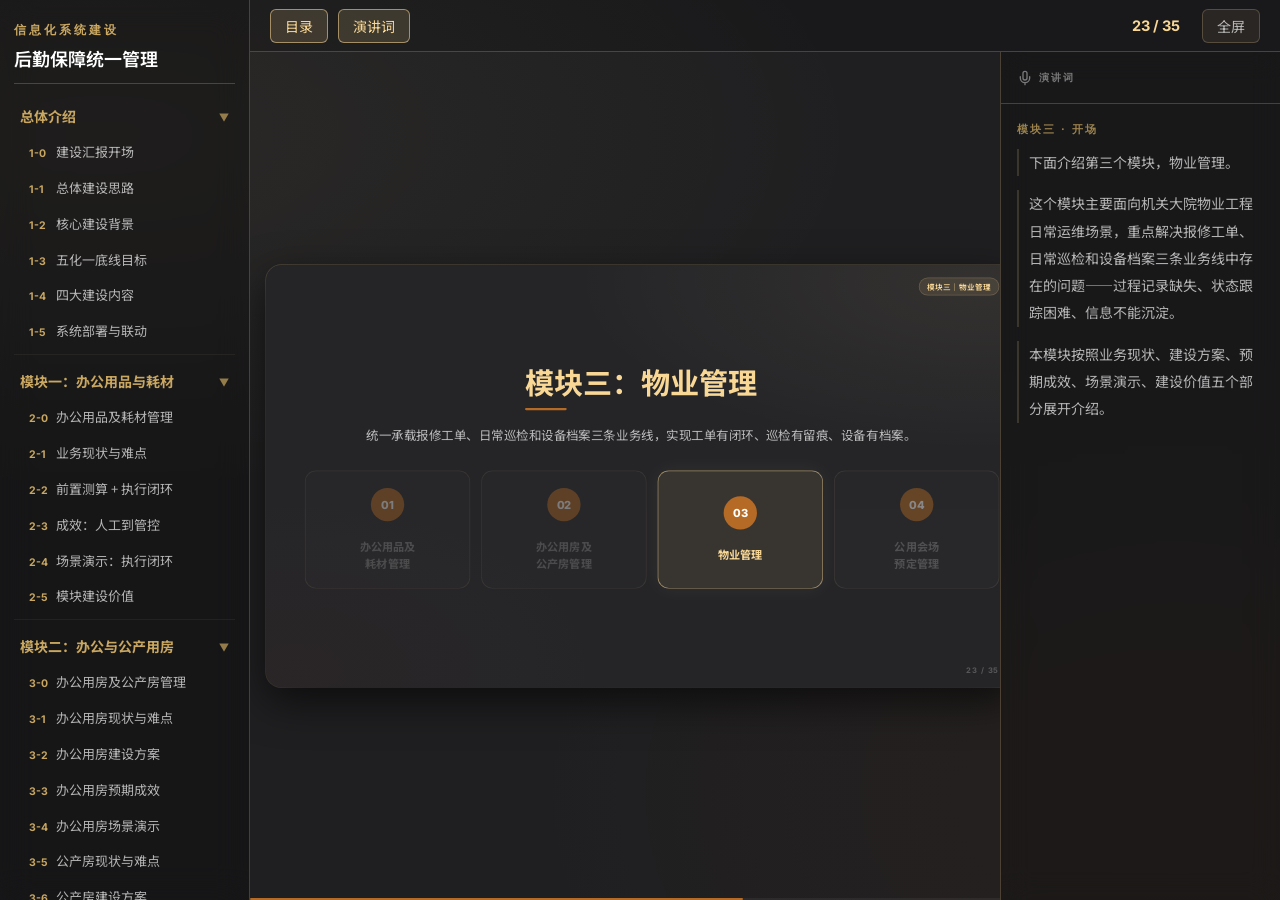
<file: module3.html>
<!DOCTYPE html>

<html lang="zh-CN">
<head>
<meta charset="utf-8"/>
<meta content="width=device-width, initial-scale=1.0" name="viewport"/>
<title>JB部机关室信息化系统建设汇报</title>
<meta content="JB部机关室信息化系统建设汇报，包含总体介绍、办公用品及耗材管理模块、以及办公用房及公产房管理模块。" name="description"/>
<link href="styles.css" rel="stylesheet"/>
</head>
<body>
<div class="app" id="app">
<!-- 全屏时左侧悬停触发区 -->
<div class="nav-trigger" id="navTrigger" title="悬停显示目录"></div>
<!-- ═══ 左侧导航栏 ═══ -->
<aside class="sidebar" id="sidebar">
<div class="brand">
<div class="eyebrow">信息化系统建设</div>
<h2>后勤保障统一管理</h2>
</div>
<nav class="toc" id="toc">
<!-- 组1：总体介绍 -->
<div class="toc-group">
<button class="toc-header" onclick="toggleTocGroup(this)">
<span>总体介绍</span>
<span class="toc-arrow">▼</span>
</button>
<div class="toc-list">
<button class="toc-item" data-page="index.html" data-slide="0"><span>1-0</span>建设汇报开场</button>
<button class="toc-item" data-page="index.html" data-slide="1"><span>1-1</span>总体建设思路</button>
<button class="toc-item" data-page="index.html" data-slide="2"><span>1-2</span>核心建设背景</button>
<button class="toc-item" data-page="index.html" data-slide="3"><span>1-3</span>五化一底线目标</button>
<button class="toc-item" data-page="index.html" data-slide="4"><span>1-4</span>四大建设内容</button>
<button class="toc-item" data-page="index.html" data-slide="5"><span>1-5</span>系统部署与联动</button>
</div>
</div>
<!-- 组2：模块一 -->
<div class="toc-group">
<button class="toc-header" onclick="toggleTocGroup(this)">
<span>模块一：办公用品与耗材</span>
<span class="toc-arrow">▼</span>
</button>
<div class="toc-list">
<button class="toc-item" data-page="module1.html" data-slide="0"><span>2-0</span>办公用品及耗材管理</button>
<button class="toc-item" data-page="module1.html" data-slide="1"><span>2-1</span>业务现状与难点</button>
<button class="toc-item" data-page="module1.html" data-slide="2"><span>2-2</span>前置测算 + 执行闭环</button>
<button class="toc-item" data-page="module1.html" data-slide="3"><span>2-3</span>成效：人工到管控</button>
<button class="toc-item" data-page="module1.html" data-slide="4"><span>2-4</span>场景演示：执行闭环</button>
<button class="toc-item" data-page="module1.html" data-slide="5"><span>2-5</span>模块建设价值</button>
</div>
</div>
<!-- 组3：模块二 -->
<div class="toc-group">
<button class="toc-header" onclick="toggleTocGroup(this)">
<span>模块二：办公与公产用房</span>
<span class="toc-arrow">▼</span>
</button>
<div class="toc-list">
<button class="toc-item" data-page="module2.html" data-slide="0"><span>3-0</span>办公用房及公产房管理</button>
<button class="toc-item" data-page="module2.html" data-slide="1"><span>3-1</span>办公用房现状与难点</button>
<button class="toc-item" data-page="module2.html" data-slide="2"><span>3-2</span>办公用房建设方案</button>
<button class="toc-item" data-page="module2.html" data-slide="3"><span>3-3</span>办公用房预期成效</button>
<button class="toc-item" data-page="module2.html" data-slide="4"><span>3-4</span>办公用房场景演示</button>
<button class="toc-item" data-page="module2.html" data-slide="5"><span>3-5</span>公产房现状与难点</button>
<button class="toc-item" data-page="module2.html" data-slide="6"><span>3-6</span>公产房建设方案</button>
<button class="toc-item" data-page="module2.html" data-slide="7"><span>3-7</span>公产房预期成效</button>
<button class="toc-item" data-page="module2.html" data-slide="8"><span>3-8</span>公产房场景演示</button>
<button class="toc-item" data-page="module2.html" data-slide="9"><span>3-9</span>模块建设价值</button>
</div>
</div>
<!-- 组4：模块三 -->
<div class="toc-group">
<button class="toc-header" onclick="toggleTocGroup(this)">
<span>模块三：物业管理</span>
<span class="toc-arrow">▼</span>
</button>
<div class="toc-list">
<button class="toc-item" data-page="module3.html" data-slide="0"><span>4-0</span>物业管理</button>
<button class="toc-item" data-page="module3.html" data-slide="1"><span>4-1</span>业务现状与难点</button>
<button class="toc-item" data-page="module3.html" data-slide="2"><span>4-2</span>建设方案</button>
<button class="toc-item" data-page="module3.html" data-slide="3"><span>4-3</span>预期成效</button>
<button class="toc-item" data-page="module3.html" data-slide="4"><span>4-4</span>场景演示：报修工单</button>
<button class="toc-item" data-page="module3.html" data-slide="5"><span>4-5</span>场景演示：日常巡检</button>
<button class="toc-item" data-page="module3.html" data-slide="6"><span>4-6</span>建设价值</button>
</div>
</div>
<!-- 组5：模块四 -->
<div class="toc-group">
<button class="toc-header" onclick="toggleTocGroup(this)">
<span>模块四：公用会场预定</span>
<span class="toc-arrow">▼</span>
</button>
<div class="toc-list">
<button class="toc-item" data-page="module4.html" data-slide="0"><span>5-0</span>会场预定管理</button>
<button class="toc-item" data-page="module4.html" data-slide="1"><span>5-1</span>业务现状与难点</button>
<button class="toc-item" data-page="module4.html" data-slide="2"><span>5-2</span>建设方案</button>
<button class="toc-item" data-page="module4.html" data-slide="3"><span>5-3</span>预期成效</button>
<button class="toc-item" data-page="module4.html" data-slide="4"><span>5-4</span>场景演示</button>
<button class="toc-item" data-page="module4.html" data-slide="5"><span>5-5</span>建设价值</button>
</div>
</div>
</nav>
<div class="sidebar-footer">
      键盘 ← / → 翻页<br/>
      F 全屏  ·  Esc 退出<br/>
      侧边栏支持折叠/展开
    </div>
</aside>
<!-- ═══ 主区域 ═══ -->
<div class="main-wrapper">
<!-- 工具栏 -->
<div class="toolbar">
<button class="btn" id="toggleSidebarBtn">目录</button>
<button class="btn" id="toggleNotesBtn">演讲词</button>
<div class="counter" id="counter">1 / 22</div>
<button class="btn" id="fullBtn"> 全屏</button>
</div>
<!-- 内容行：幻灯片舞台 + 演讲词面板 -->
<div class="content-area">
<!-- ─── 幻灯片舞台 ─── -->
<div class="stage" id="stage">
<button aria-label="上一页" class="edge-nav edge-prev" id="prevBtn">‹</button>
<button aria-label="下一页" class="edge-nav edge-next" id="nextBtn">›</button>
<!-- Slide 22: 4-0 模块三封面 -->
<div class="slide-container" data-slide="0">
<section class="slide">
<div class="module-label">模块三｜物业管理</div>
<div class="slide-page-number">23 / 30</div>
<div style="display: flex; flex-direction: column; align-items: center; justify-content: center; height: 100%; text-align: center; padding: 20px 0;">
<h1 style="font-size: 42px; color: var(--gold); text-align: center; margin: 0 auto;">模块三：物业管理</h1>
<p class="subtitle" style="margin: 20px auto 36px; text-align: center; max-width: 840px;">统一承载报修工单、日常巡检和设备档案三条业务线，实现工单有闭环、巡检有留痕、设备有档案。</p>
<div class="module-grid" style="grid-template-columns: repeat(4, 1fr); width: 100%; max-width: 1000px; margin: 0 auto; gap: 16px;">
<div class="module-card" onclick="navigateTo('module1.html')" style="cursor: pointer; height: auto; aspect-ratio: 1.4/1; opacity: 0.4;">
<div class="icon">01</div>
<div style="font-weight: 700; margin-top: 10px;">办公用品及<br/>耗材管理</div>
</div>
<div class="module-card" onclick="navigateTo('module2.html')" style="cursor: pointer; height: auto; aspect-ratio: 1.4/1; opacity: 0.4;">
<div class="icon">02</div>
<div style="font-weight: 700; margin-top: 10px;">办公用房及<br/>公产房管理</div>
</div>
<div class="module-card active" style="height: auto; aspect-ratio: 1.4/1;">
<div class="icon">03</div>
<div style="font-weight: 700; margin-top: 10px;">物业管理</div>
</div>
<div class="module-card" onclick="navigateTo('module4.html')" style="cursor: pointer; height: auto; aspect-ratio: 1.4/1; opacity: 0.45; transition: opacity 0.2s;">
<div class="icon">04</div>
<div style="font-weight: 700; margin-top: 10px;">公用会场<br/>预定管理</div>
</div>
</div>
</div>
</section>
</div>
<!-- Slide 23: 4.1 业务现状 -->
<div class="slide-container" data-slide="1">
<section class="slide">
<div class="module-label">模块三｜物业管理</div>
<div class="slide-page-number">24 / 30</div>
<h1>4.1 业务现状</h1>
<p class="subtitle">物业运维长期依赖微信群和电话派单，过程没有留痕，事后难以追溯。</p>
<div class="slide-body">
<div class="pain5-grid" style="grid-template-columns: repeat(3, 1fr);">
<div class="pain5-card">
<h3>工单难追踪</h3>
<p>报修靠微信或电话转达，派单无记录，进度不透明，结果难沉淀。</p>
</div>
<div class="pain5-card">
<h3>巡检难落地</h3>
<p>巡检靠纸质台账，标准不统一，漏检和异常照片难归档。</p>
</div>
<div class="pain5-card">
<h3>设备底数不清</h3>
<p>设备信息分散，维保靠人工提醒，资料查找效率低。</p>
</div>
</div>
<div class="summary-box">三条业务线的核心问题：过程没有留痕，信息不能沉淀，管理不能前置。</div>
</div>
</section>
</div>
<!-- Slide 24: 4.2 建设方案 -->
<div class="slide-container" data-slide="2">
<section class="slide">
<div class="module-label">模块三｜物业管理</div>
<div class="slide-page-number">25 / 30</div>
<h1>4.2 建设方案</h1>
<div class="slide-body">
<div class="two-column" style="grid-template-columns: repeat(3, 1fr);">
<div class="solution-card">
<h3>报修工单闭环</h3>
<div class="flow-text">提交 → 接单 → 派工 → 处理 → 办结</div>
<p>统一承载报修全流程，工单状态实时流转，处理节点自动留痕，超时主动预警。</p>
</div>
<div class="solution-card">
<h3>巡检标准化闭环</h3>
<div class="flow-text">模板 → 计划 → 排班 → 任务</div>
<p>通过模板、计划和任务统一巡检标准，巡检结果在线记录，异常情况集中留痕。</p>
</div>
<div class="solution-card">
<h3>设备档案统一管理</h3>
<div class="flow-text">建档 → 维保管理 → 临期提醒</div>
<p>统一维护设备台账和维保信息，系统自动提醒临期事项，支撑设备状态查询。</p>
</div>
</div>
<div class="summary-box">通过工单、巡检、设备三条主线线上闭环，形成统一的物业运维管理底座。</div>
</div>
</section>
</div>
<!-- Slide 25: 4.3 预期成效 -->
<div class="slide-container" data-slide="3">
<section class="slide">
<div class="module-label">模块三｜物业管理</div>
<div class="slide-page-number">26 / 30</div>
<h1>4.3 预期成效-闭环留痕预警</h1>
<p class="subtitle">通过工单闭环、巡检留痕和设备预警，减少人工协调和被动响应。</p>
<div class="slide-body">
<table class="effect-table standard-effect-table">
<thead>
<tr>
<th>指标</th>
<th>原有方式</th>
<th>系统建设后</th>
<th>预期变化</th>
</tr>
</thead>
<tbody>
<tr>
<td>报修响应</td>
<td>微信/电话人工转达，进度不透明</td>
<td>系统派单，状态实时更新，超时自动预警</td>
<td>响应透明，超时可管控</td>
</tr>
<tr>
<td>巡检执行</td>
<td>纸质台账，漏检无感知，记录不完整</td>
<td>系统任务自动分配，逐项记录留档</td>
<td>执行有据，漏检可追溯</td>
</tr>
<tr>
<td>设备维保</td>
<td>维保到期靠人工提醒，容易遗漏</td>
<td>临期自动推送提醒，档案集中管理</td>
<td>主动预警，减少遗漏风险</td>
</tr>
<tr>
<td>报修工作量</td>
<td>全年约 3000 余次，催促压力大</td>
<td>统一入口，按楼宇、类型、状态统计</td>
<td>减少堆积和反复催促</td>
</tr>
<tr>
<td>历史追溯</td>
<td>工单、巡检结果散落，查找困难</td>
<td>全流程数据沉淀，支持统计分析</td>
<td>有据可查，数据可用</td>
</tr>
</tbody>
</table>
<div class="summary-box">预期效果：报修响应更透明、巡检执行更规范、设备维保更主动，推动物业运维从人工催办转向系统闭环管控。</div>
</div>
</section>
</div>
<!-- Slide 26: 4.4 场景演示：报修工单 -->
<div class="slide-container" data-slide="4">
<section class="slide long-scroll">
<div class="module-label">模块三｜物业管理</div>
<div class="slide-page-number">27 / 30</div>
<h1>4.4 报修工单场景演示</h1>
<div class="slide-body"><div class="figma-scene"><div class="scene-intro">
<p>以一条日常维修报修为例，展示从移动端发起报修，到工程部接单、处理、办结的完整工单闭环。</p>
<div class="red-callout">解决“派单无记录、进度看不见、结果无存档”的问题。</div>
</div>
<section class="figma-stage-card">
<div class="figma-flow-tabs">
<span class="flow-pill active">报修提交</span>
<span class="flow-arrow">→</span>
<span class="flow-pill">接单处理</span>
<span class="flow-arrow">→</span>
<span class="flow-pill">工单处理</span>
<span class="flow-arrow">→</span>
<span class="flow-pill">维修办结</span>
<span class="flow-arrow">→</span>
<span class="flow-pill">发起人评价</span>
<span class="flow-arrow">→</span>
<span class="flow-pill">报修统计</span>
</div>
<div class="scene-block">
<p class="scene-line"><b>1. 报修提交：</b>报修人员通过 PC 端或移动端提交报修工单，选择报修区域，填写故障描述、故障分类、修缮分类，并可上传现场照片等附件。</p>
<div class="model3-image-grid repair-submit">
<div class="shot-card">
<div class="img-placeholder">
<img alt="图片 1" class="actual-shot" onerror="this.style.display='none';this.parentElement.classList.remove('has-image')" onload="this.parentElement.classList.add('has-image')" src="images/model3/1.png"/>
<div class="img-placeholder-tag">图片 1</div>
<div class="img-placeholder-icon">
<svg class="img-placeholder-svg" viewbox="0 0 24 24"><rect height="18" rx="2" ry="2" width="18" x="3" y="3"></rect><circle cx="8.5" cy="8.5" r="1.5"></circle><path d="M21 15l-5-5L5 21"></path></svg>
</div>
<div class="img-placeholder-path">images/model3/1.png</div>
</div>
</div>
<div class="shot-card">
<div class="img-placeholder">
<img alt="图片 2" class="actual-shot" onerror="this.style.display='none';this.parentElement.classList.remove('has-image')" onload="this.parentElement.classList.add('has-image')" src="images/model3/2.png"/>
<div class="img-placeholder-tag">图片 2</div>
<div class="img-placeholder-icon">
<svg class="img-placeholder-svg" viewbox="0 0 24 24"><rect height="18" rx="2" ry="2" width="18" x="3" y="3"></rect><circle cx="8.5" cy="8.5" r="1.5"></circle><path d="M21 15l-5-5L5 21"></path></svg>
</div>
<div class="img-placeholder-path">images/model3/2.png</div>
</div>
</div>
<div class="shot-card">
<div class="img-placeholder">
<img alt="图片 3" class="actual-shot" onerror="this.style.display='none';this.parentElement.classList.remove('has-image')" onload="this.parentElement.classList.add('has-image')" src="images/model3/3.png"/>
<div class="img-placeholder-tag">图片 3</div>
<div class="img-placeholder-icon">
<svg class="img-placeholder-svg" viewbox="0 0 24 24"><rect height="18" rx="2" ry="2" width="18" x="3" y="3"></rect><circle cx="8.5" cy="8.5" r="1.5"></circle><path d="M21 15l-5-5L5 21"></path></svg>
</div>
<div class="img-placeholder-path">images/model3/3.png</div>
</div>
</div>
</div>
</div>
</section>
<section class="figma-stage-card">
<div class="figma-flow-tabs">
<span class="flow-pill">报修提交</span>
<span class="flow-arrow">→</span>
<span class="flow-pill active">接单处理</span>
<span class="flow-arrow">→</span>
<span class="flow-pill">工单处理</span>
<span class="flow-arrow">→</span>
<span class="flow-pill">维修办结</span>
<span class="flow-arrow">→</span>
<span class="flow-pill">发起人评价</span>
<span class="flow-arrow">→</span>
<span class="flow-pill">报修统计</span>
</div>
<div class="scene-block">
<p class="scene-line"><b>2. 工单接单：</b>报修工单提交后进入待接单状态，工程部主管可在待处理工单中查看报修信息，并根据故障情况进行接单处理。</p>
<div class="model3-image-stack">
<div class="shot-card">
<div class="img-placeholder">
<img alt="图片 4" class="actual-shot" onerror="this.style.display='none';this.parentElement.classList.remove('has-image')" onload="this.parentElement.classList.add('has-image')" src="images/model3/4.png"/>
<div class="img-placeholder-tag">图片 4</div>
<div class="img-placeholder-icon">
<svg class="img-placeholder-svg" viewbox="0 0 24 24"><rect height="18" rx="2" ry="2" width="18" x="3" y="3"></rect><circle cx="8.5" cy="8.5" r="1.5"></circle><path d="M21 15l-5-5L5 21"></path></svg>
</div>
<div class="img-placeholder-path">images/model3/4.png</div>
</div>
</div>
<div class="shot-card">
<div class="img-placeholder">
<img alt="图片 5" class="actual-shot" onerror="this.style.display='none';this.parentElement.classList.remove('has-image')" onload="this.parentElement.classList.add('has-image')" src="images/model3/5.png"/>
<div class="img-placeholder-tag">图片 5</div>
<div class="img-placeholder-icon">
<svg class="img-placeholder-svg" viewbox="0 0 24 24"><rect height="18" rx="2" ry="2" width="18" x="3" y="3"></rect><circle cx="8.5" cy="8.5" r="1.5"></circle><path d="M21 15l-5-5L5 21"></path></svg>
</div>
<div class="img-placeholder-path">images/model3/5.png</div>
</div>
</div>
</div>
</div>
</section>
<section class="figma-stage-card">
<div class="figma-flow-tabs">
<span class="flow-pill">报修提交</span>
<span class="flow-arrow">→</span>
<span class="flow-pill">接单处理</span>
<span class="flow-arrow">→</span>
<span class="flow-pill active">工单处理</span>
<span class="flow-arrow">→</span>
<span class="flow-pill">维修办结</span>
<span class="flow-arrow">→</span>
<span class="flow-pill">发起人评价</span>
<span class="flow-arrow">→</span>
<span class="flow-pill">报修统计</span>
</div>
<div class="scene-block">
<p class="scene-line"><b>3. 工单处理：</b>工程部主要处理“零星修缮”类维修工单，对于“小额修缮”或“专项修缮”类事项，可转交机关室处理。处理过程中支持接单、挂单、激活、退回、关闭和并单等操作，确保不同类型维修事项按流程流转。</p>
<div class="model3-image-grid three-up">
<div class="shot-card">
<div class="img-placeholder">
<img alt="图片 6" class="actual-shot" onerror="this.style.display='none';this.parentElement.classList.remove('has-image')" onload="this.parentElement.classList.add('has-image')" src="images/model3/6.png"/>
<div class="img-placeholder-tag">图片 6</div>
<div class="img-placeholder-icon">
<svg class="img-placeholder-svg" viewbox="0 0 24 24"><rect height="18" rx="2" ry="2" width="18" x="3" y="3"></rect><circle cx="8.5" cy="8.5" r="1.5"></circle><path d="M21 15l-5-5L5 21"></path></svg>
</div>
<div class="img-placeholder-path">images/model3/6.png</div>
</div>
</div>
<div class="shot-card">
<div class="img-placeholder">
<img alt="图片 7" class="actual-shot" onerror="this.style.display='none';this.parentElement.classList.remove('has-image')" onload="this.parentElement.classList.add('has-image')" src="images/model3/7.png"/>
<div class="img-placeholder-tag">图片 7</div>
<div class="img-placeholder-icon">
<svg class="img-placeholder-svg" viewbox="0 0 24 24"><rect height="18" rx="2" ry="2" width="18" x="3" y="3"></rect><circle cx="8.5" cy="8.5" r="1.5"></circle><path d="M21 15l-5-5L5 21"></path></svg>
</div>
<div class="img-placeholder-path">images/model3/7.png</div>
</div>
</div>
<div class="shot-card">
<div class="img-placeholder">
<img alt="图片 8" class="actual-shot" onerror="this.style.display='none';this.parentElement.classList.remove('has-image')" onload="this.parentElement.classList.add('has-image')" src="images/model3/8.png"/>
<div class="img-placeholder-tag">图片 8</div>
<div class="img-placeholder-icon">
<svg class="img-placeholder-svg" viewbox="0 0 24 24"><rect height="18" rx="2" ry="2" width="18" x="3" y="3"></rect><circle cx="8.5" cy="8.5" r="1.5"></circle><path d="M21 15l-5-5L5 21"></path></svg>
</div>
<div class="img-placeholder-path">images/model3/8.png</div>
</div>
</div>
</div>
<div class="model3-image-stack">
<div class="shot-card">
<div class="img-placeholder">
<img alt="图片 9" class="actual-shot" onerror="this.style.display='none';this.parentElement.classList.remove('has-image')" onload="this.parentElement.classList.add('has-image')" src="images/model3/9.png"/>
<div class="img-placeholder-tag">图片 9</div>
<div class="img-placeholder-icon">
<svg class="img-placeholder-svg" viewbox="0 0 24 24"><rect height="18" rx="2" ry="2" width="18" x="3" y="3"></rect><circle cx="8.5" cy="8.5" r="1.5"></circle><path d="M21 15l-5-5L5 21"></path></svg>
</div>
<div class="img-placeholder-path">images/model3/9.png</div>
</div>
</div>
</div>
</div>
</section>
<section class="figma-stage-card">
<div class="figma-flow-tabs">
<span class="flow-pill">报修提交</span>
<span class="flow-arrow">→</span>
<span class="flow-pill">接单处理</span>
<span class="flow-arrow">→</span>
<span class="flow-pill">工单处理</span>
<span class="flow-arrow">→</span>
<span class="flow-pill active">维修办结</span>
<span class="flow-arrow">→</span>
<span class="flow-pill">发起人评价</span>
<span class="flow-arrow">→</span>
<span class="flow-pill">报修统计</span>
</div>
<div class="scene-block">
<p class="scene-line"><b>4. 工单办结：</b>维修完成后，处理人填写实际维修人员、完工说明和耗材使用情况，确认办结后工单进入已完成状态。</p>
<div class="shot-card">
<div class="img-placeholder">
<img alt="图片 10" class="actual-shot" onerror="this.style.display='none';this.parentElement.classList.remove('has-image')" onload="this.parentElement.classList.add('has-image')" src="images/model3/10.png"/>
<div class="img-placeholder-tag">图片 10</div>
<div class="img-placeholder-icon">
<svg class="img-placeholder-svg" viewbox="0 0 24 24"><rect height="18" rx="2" ry="2" width="18" x="3" y="3"></rect><circle cx="8.5" cy="8.5" r="1.5"></circle><path d="M21 15l-5-5L5 21"></path></svg>
</div>
<div class="img-placeholder-path">images/model3/10.png</div>
</div>
</div>
</div>
</section>
<section class="figma-stage-card">
<div class="figma-flow-tabs">
<span class="flow-pill">报修提交</span>
<span class="flow-arrow">→</span>
<span class="flow-pill">接单处理</span>
<span class="flow-arrow">→</span>
<span class="flow-pill">工单处理</span>
<span class="flow-arrow">→</span>
<span class="flow-pill">维修办结</span>
<span class="flow-arrow">→</span>
<span class="flow-pill active">发起人评价</span>
<span class="flow-arrow">→</span>
<span class="flow-pill">报修统计</span>
</div>
<div class="scene-block">
<p class="scene-line"><b>5. 发起人评价：</b>工单完成后，报修人员可对维修结果进行五星评分和评价备注，管理端可查看评价结果，作为服务质量分析依据。</p>
<div class="model3-image-grid two-up">
<div class="shot-card">
<div class="img-placeholder">
<img alt="图片 11" class="actual-shot" onerror="this.style.display='none';this.parentElement.classList.remove('has-image')" onload="this.parentElement.classList.add('has-image')" src="images/model3/11.png"/>
<div class="img-placeholder-tag">图片 11</div>
<div class="img-placeholder-icon">
<svg class="img-placeholder-svg" viewbox="0 0 24 24"><rect height="18" rx="2" ry="2" width="18" x="3" y="3"></rect><circle cx="8.5" cy="8.5" r="1.5"></circle><path d="M21 15l-5-5L5 21"></path></svg>
</div>
<div class="img-placeholder-path">images/model3/11.png</div>
</div>
</div>
<div class="shot-card">
<div class="img-placeholder">
<img alt="图片 12" class="actual-shot" onerror="this.style.display='none';this.parentElement.classList.remove('has-image')" onload="this.parentElement.classList.add('has-image')" src="images/model3/12.png"/>
<div class="img-placeholder-tag">图片 12</div>
<div class="img-placeholder-icon">
<svg class="img-placeholder-svg" viewbox="0 0 24 24"><rect height="18" rx="2" ry="2" width="18" x="3" y="3"></rect><circle cx="8.5" cy="8.5" r="1.5"></circle><path d="M21 15l-5-5L5 21"></path></svg>
</div>
<div class="img-placeholder-path">images/model3/12.png</div>
</div>
</div>
</div>
<div class="model3-image-stack">
<div class="shot-card">
<div class="img-placeholder">
<img alt="图片 13" class="actual-shot" onerror="this.style.display='none';this.parentElement.classList.remove('has-image')" onload="this.parentElement.classList.add('has-image')" src="images/model3/13.png"/>
<div class="img-placeholder-tag">图片 13</div>
<div class="img-placeholder-icon">
<svg class="img-placeholder-svg" viewbox="0 0 24 24"><rect height="18" rx="2" ry="2" width="18" x="3" y="3"></rect><circle cx="8.5" cy="8.5" r="1.5"></circle><path d="M21 15l-5-5L5 21"></path></svg>
</div>
<div class="img-placeholder-path">images/model3/13.png</div>
</div>
</div>
</div>
</div>
</section>
<section class="figma-stage-card">
<div class="figma-flow-tabs">
<span class="flow-pill">报修提交</span>
<span class="flow-arrow">→</span>
<span class="flow-pill">接单处理</span>
<span class="flow-arrow">→</span>
<span class="flow-pill">工单处理</span>
<span class="flow-arrow">→</span>
<span class="flow-pill">维修办结</span>
<span class="flow-arrow">→</span>
<span class="flow-pill">发起人评价</span>
<span class="flow-arrow">→</span>
<span class="flow-pill active">报修统计</span>
</div>
<div class="scene-block">
<p class="scene-line"><b>6. 工单统计分析：</b>系统对报修数量、完成数量、超时工单、平均完成耗时、维修人员工作量、修缮类型和耗材消耗等数据进行统计分析，支撑高频问题分析、工作量统计和工程管理决策。</p>
<div class="shot-card">
<div class="img-placeholder">
<img alt="图片 14" class="actual-shot" onerror="this.style.display='none';this.parentElement.classList.remove('has-image')" onload="this.parentElement.classList.add('has-image')" src="images/model3/14.png"/>
<div class="img-placeholder-tag">图片 14</div>
<div class="img-placeholder-icon">
<svg class="img-placeholder-svg" viewbox="0 0 24 24"><rect height="18" rx="2" ry="2" width="18" x="3" y="3"></rect><circle cx="8.5" cy="8.5" r="1.5"></circle><path d="M21 15l-5-5L5 21"></path></svg>
</div>
<div class="img-placeholder-path">images/model3/14.png</div>
</div>
</div>
</div>
</section>
</div></div>
</section>
</div>
<!-- Slide 27: 4.5 场景演示：日常巡检 -->
<div class="slide-container" data-slide="5">
<section class="slide long-scroll">
<div class="module-label">模块三｜物业管理</div>
<div class="slide-page-number">28 / 30</div>
<h1>4.5 日常巡检管理闭环</h1>
<div class="slide-body"><div class="figma-scene"><div class="scene-intro">
<p>以一条日常维修报修为例，展示从移动端发起报修，到工程部接单、处理、办结的完整工单闭环。</p>
<div class="red-callout">解决“漏检无感知、结果不留档、分析无数据”的问题。</div>
</div>
<section class="figma-stage-card">
<div class="figma-flow-tabs">
<span class="flow-pill active">巡检模板</span>
<span class="flow-arrow">→</span>
<span class="flow-pill">巡检计划</span>
<span class="flow-arrow">→</span>
<span class="flow-pill">巡检任务</span>
<span class="flow-arrow">→</span>
<span class="flow-pill">巡检执行</span>
<span class="flow-arrow">→</span>
<span class="flow-pill">巡检统计</span>
</div>
<div class="scene-block">
<p class="scene-line"><b>1. 巡检模板维护：</b>工程部主管可配置巡检模板，维护检查项分组、检查内容、检查标准、是否拍照、周期建议和备注，形成统一巡检标准。</p>
<div class="model3-image-stack">
<div class="shot-card">
<div class="img-placeholder">
<img alt="图片 15" class="actual-shot" onerror="this.style.display='none';this.parentElement.classList.remove('has-image')" onload="this.parentElement.classList.add('has-image')" src="images/model3/15.png"/>
<div class="img-placeholder-tag">图片 15</div>
<div class="img-placeholder-icon">
<svg class="img-placeholder-svg" viewbox="0 0 24 24"><rect height="18" rx="2" ry="2" width="18" x="3" y="3"></rect><circle cx="8.5" cy="8.5" r="1.5"></circle><path d="M21 15l-5-5L5 21"></path></svg>
</div>
<div class="img-placeholder-path">images/model3/15.png</div>
</div>
</div>
<div class="shot-card">
<div class="img-placeholder">
<img alt="图片 16" class="actual-shot" onerror="this.style.display='none';this.parentElement.classList.remove('has-image')" onload="this.parentElement.classList.add('has-image')" src="images/model3/16.png"/>
<div class="img-placeholder-tag">图片 16</div>
<div class="img-placeholder-icon">
<svg class="img-placeholder-svg" viewbox="0 0 24 24"><rect height="18" rx="2" ry="2" width="18" x="3" y="3"></rect><circle cx="8.5" cy="8.5" r="1.5"></circle><path d="M21 15l-5-5L5 21"></path></svg>
</div>
<div class="img-placeholder-path">images/model3/16.png</div>
</div>
</div>
</div>
</div>
</section>
<section class="figma-stage-card">
<div class="figma-flow-tabs">
<span class="flow-pill">巡检模板</span>
<span class="flow-arrow">→</span>
<span class="flow-pill active">巡检计划</span>
<span class="flow-arrow">→</span>
<span class="flow-pill">巡检任务</span>
<span class="flow-arrow">→</span>
<span class="flow-pill">巡检执行</span>
<span class="flow-arrow">→</span>
<span class="flow-pill">巡检统计</span>
</div>
<div class="scene-block">
<p class="scene-line"><b>2. 巡检计划配置：</b>巡检计划绑定巡检模板，配置巡检类型、周期规则、巡检区域、提醒时间和巡检项，作为系统生成巡检任务的依据。</p>
<div class="shot-card">
<div class="img-placeholder">
<img alt="图片 17" class="actual-shot" onerror="this.style.display='none';this.parentElement.classList.remove('has-image')" onload="this.parentElement.classList.add('has-image')" src="images/model3/17.png"/>
<div class="img-placeholder-tag">图片 17</div>
<div class="img-placeholder-icon">
<svg class="img-placeholder-svg" viewbox="0 0 24 24"><rect height="18" rx="2" ry="2" width="18" x="3" y="3"></rect><circle cx="8.5" cy="8.5" r="1.5"></circle><path d="M21 15l-5-5L5 21"></path></svg>
</div>
<div class="img-placeholder-path">images/model3/17.png</div>
</div>
</div>
</div>
</section>
<section class="figma-stage-card">
<div class="figma-flow-tabs">
<span class="flow-pill">巡检模板</span>
<span class="flow-arrow">→</span>
<span class="flow-pill">巡检计划</span>
<span class="flow-arrow">→</span>
<span class="flow-pill active">巡检任务</span>
<span class="flow-arrow">→</span>
<span class="flow-pill">巡检执行</span>
<span class="flow-arrow">→</span>
<span class="flow-pill">巡检统计</span>
</div>
<div class="scene-block">
<p class="scene-line"><b>3. 自动生成巡检任务：</b>系统根据启用的巡检计划自动生成巡检任务，可生成指定巡检员任务或共享任务，巡检员按任务要求开展现场检查。</p>
<div class="model3-image-stack">
<div class="shot-card">
<div class="img-placeholder">
<img alt="图片 18" class="actual-shot" onerror="this.style.display='none';this.parentElement.classList.remove('has-image')" onload="this.parentElement.classList.add('has-image')" src="images/model3/18.png"/>
<div class="img-placeholder-tag">图片 18</div>
<div class="img-placeholder-icon">
<svg class="img-placeholder-svg" viewbox="0 0 24 24"><rect height="18" rx="2" ry="2" width="18" x="3" y="3"></rect><circle cx="8.5" cy="8.5" r="1.5"></circle><path d="M21 15l-5-5L5 21"></path></svg>
</div>
<div class="img-placeholder-path">images/model3/18.png</div>
</div>
</div>
<div class="shot-card">
<div class="img-placeholder">
<img alt="图片 19" class="actual-shot" onerror="this.style.display='none';this.parentElement.classList.remove('has-image')" onload="this.parentElement.classList.add('has-image')" src="images/model3/19.png"/>
<div class="img-placeholder-tag">图片 19</div>
<div class="img-placeholder-icon">
<svg class="img-placeholder-svg" viewbox="0 0 24 24"><rect height="18" rx="2" ry="2" width="18" x="3" y="3"></rect><circle cx="8.5" cy="8.5" r="1.5"></circle><path d="M21 15l-5-5L5 21"></path></svg>
</div>
<div class="img-placeholder-path">images/model3/19.png</div>
</div>
</div>
</div>
</div>
</section>
<section class="figma-stage-card">
<div class="figma-flow-tabs">
<span class="flow-pill">巡检模板</span>
<span class="flow-arrow">→</span>
<span class="flow-pill">巡检计划</span>
<span class="flow-arrow">→</span>
<span class="flow-pill">巡检任务</span>
<span class="flow-arrow">→</span>
<span class="flow-pill active">巡检执行</span>
<span class="flow-arrow">→</span>
<span class="flow-pill">巡检统计</span>
</div>
<div class="scene-block">
<p class="scene-line"><b>4. 移动端执行巡检：</b>巡检员可在移动端查看巡检任务，进入任务详情后逐项录入检查结果，上传现场照片并填写异常备注，实现现场作业留痕。</p>
<div class="model3-image-stack">
<div class="shot-card">
<div class="img-placeholder">
<img alt="图片 20" class="actual-shot" onerror="this.style.display='none';this.parentElement.classList.remove('has-image')" onload="this.parentElement.classList.add('has-image')" src="images/model3/20.png"/>
<div class="img-placeholder-tag">图片 20</div>
<div class="img-placeholder-icon">
<svg class="img-placeholder-svg" viewbox="0 0 24 24"><rect height="18" rx="2" ry="2" width="18" x="3" y="3"></rect><circle cx="8.5" cy="8.5" r="1.5"></circle><path d="M21 15l-5-5L5 21"></path></svg>
</div>
<div class="img-placeholder-path">images/model3/20.png</div>
</div>
</div>
<div class="shot-card">
<div class="img-placeholder">
<img alt="图片 21" class="actual-shot" onerror="this.style.display='none';this.parentElement.classList.remove('has-image')" onload="this.parentElement.classList.add('has-image')" src="images/model3/21.png"/>
<div class="img-placeholder-tag">图片 21</div>
<div class="img-placeholder-icon">
<svg class="img-placeholder-svg" viewbox="0 0 24 24"><rect height="18" rx="2" ry="2" width="18" x="3" y="3"></rect><circle cx="8.5" cy="8.5" r="1.5"></circle><path d="M21 15l-5-5L5 21"></path></svg>
</div>
<div class="img-placeholder-path">images/model3/21.png</div>
</div>
</div>
</div>
<div class="model3-image-grid three-up">
<div class="shot-card"><div class="img-placeholder"><img alt="图片 22" class="actual-shot" onerror="this.style.display='none';this.parentElement.classList.remove('has-image')" onload="this.parentElement.classList.add('has-image')" src="images/model3/22.png"/><div class="img-placeholder-tag">图片 22</div><div class="img-placeholder-icon"><svg class="img-placeholder-svg" viewbox="0 0 24 24"><rect height="18" rx="2" ry="2" width="18" x="3" y="3"></rect><circle cx="8.5" cy="8.5" r="1.5"></circle><path d="M21 15l-5-5L5 21"></path></svg></div><div class="img-placeholder-path">images/model3/22.png</div></div></div>
<div class="shot-card"><div class="img-placeholder"><img alt="图片 23" class="actual-shot" onerror="this.style.display='none';this.parentElement.classList.remove('has-image')" onload="this.parentElement.classList.add('has-image')" src="images/model3/23.png"/><div class="img-placeholder-tag">图片 23</div><div class="img-placeholder-icon"><svg class="img-placeholder-svg" viewbox="0 0 24 24"><rect height="18" rx="2" ry="2" width="18" x="3" y="3"></rect><circle cx="8.5" cy="8.5" r="1.5"></circle><path d="M21 15l-5-5L5 21"></path></svg></div><div class="img-placeholder-path">images/model3/23.png</div></div></div>
<div class="shot-card"><div class="img-placeholder"><img alt="图片 24" class="actual-shot" onerror="this.style.display='none';this.parentElement.classList.remove('has-image')" onload="this.parentElement.classList.add('has-image')" src="images/model3/24.png"/><div class="img-placeholder-tag">图片 24</div><div class="img-placeholder-icon"><svg class="img-placeholder-svg" viewbox="0 0 24 24"><rect height="18" rx="2" ry="2" width="18" x="3" y="3"></rect><circle cx="8.5" cy="8.5" r="1.5"></circle><path d="M21 15l-5-5L5 21"></path></svg></div><div class="img-placeholder-path">images/model3/24.png</div></div></div>
</div>
<div class="model3-image-grid four-up">
<div class="shot-card"><div class="img-placeholder"><img alt="图片 25" class="actual-shot" onerror="this.style.display='none';this.parentElement.classList.remove('has-image')" onload="this.parentElement.classList.add('has-image')" src="images/model3/25.png"/><div class="img-placeholder-tag">图片 25</div><div class="img-placeholder-icon"><svg class="img-placeholder-svg" viewbox="0 0 24 24"><rect height="18" rx="2" ry="2" width="18" x="3" y="3"></rect><circle cx="8.5" cy="8.5" r="1.5"></circle><path d="M21 15l-5-5L5 21"></path></svg></div><div class="img-placeholder-path">images/model3/25.png</div></div></div>
<div class="shot-card"><div class="img-placeholder"><img alt="图片 26" class="actual-shot" onerror="this.style.display='none';this.parentElement.classList.remove('has-image')" onload="this.parentElement.classList.add('has-image')" src="images/model3/26.png"/><div class="img-placeholder-tag">图片 26</div><div class="img-placeholder-icon"><svg class="img-placeholder-svg" viewbox="0 0 24 24"><rect height="18" rx="2" ry="2" width="18" x="3" y="3"></rect><circle cx="8.5" cy="8.5" r="1.5"></circle><path d="M21 15l-5-5L5 21"></path></svg></div><div class="img-placeholder-path">images/model3/26.png</div></div></div>
<div class="shot-card"><div class="img-placeholder"><img alt="图片 27" class="actual-shot" onerror="this.style.display='none';this.parentElement.classList.remove('has-image')" onload="this.parentElement.classList.add('has-image')" src="images/model3/27.png"/><div class="img-placeholder-tag">图片 27</div><div class="img-placeholder-icon"><svg class="img-placeholder-svg" viewbox="0 0 24 24"><rect height="18" rx="2" ry="2" width="18" x="3" y="3"></rect><circle cx="8.5" cy="8.5" r="1.5"></circle><path d="M21 15l-5-5L5 21"></path></svg></div><div class="img-placeholder-path">images/model3/27.png</div></div></div>
<div class="shot-card"><div class="img-placeholder"><img alt="图片 28" class="actual-shot" onerror="this.style.display='none';this.parentElement.classList.remove('has-image')" onload="this.parentElement.classList.add('has-image')" src="images/model3/28.png"/><div class="img-placeholder-tag">图片 28</div><div class="img-placeholder-icon"><svg class="img-placeholder-svg" viewbox="0 0 24 24"><rect height="18" rx="2" ry="2" width="18" x="3" y="3"></rect><circle cx="8.5" cy="8.5" r="1.5"></circle><path d="M21 15l-5-5L5 21"></path></svg></div><div class="img-placeholder-path">images/model3/28.png</div></div></div>
</div>
</div>
</section>
<section class="figma-stage-card">
<div class="figma-flow-tabs">
<span class="flow-pill">巡检模板</span>
<span class="flow-arrow">→</span>
<span class="flow-pill">巡检计划</span>
<span class="flow-arrow">→</span>
<span class="flow-pill">巡检任务</span>
<span class="flow-arrow">→</span>
<span class="flow-pill">巡检执行</span>
<span class="flow-arrow">→</span>
<span class="flow-pill active">巡检统计</span>
</div>
<div class="scene-block">
<p class="scene-line"><b>5. 巡检统计分析：</b>系统对巡检任务总数、已完成任务、巡检计划数量、任务状态、周期分布、巡检员任务量和完成趋势进行统计分析。</p>
<div class="shot-card">
<div class="img-placeholder">
<img alt="图片 29" class="actual-shot" onerror="this.style.display='none';this.parentElement.classList.remove('has-image')" onload="this.parentElement.classList.add('has-image')" src="images/model3/29.png"/>
<div class="img-placeholder-tag">图片 29</div>
<div class="img-placeholder-icon">
<svg class="img-placeholder-svg" viewbox="0 0 24 24"><rect height="18" rx="2" ry="2" width="18" x="3" y="3"></rect><circle cx="8.5" cy="8.5" r="1.5"></circle><path d="M21 15l-5-5L5 21"></path></svg>
</div>
<div class="img-placeholder-path">images/model3/29.png</div>
</div>
</div>
</div>
</section>
</div></div>
</section>
</div>
<!-- Slide 28: 4.6 建设价值 -->
<div class="slide-container" data-slide="6">
<section class="slide">
<div class="module-label">模块三｜物业管理</div>
<div class="slide-page-number">29 / 30</div>
<h1>4.6 建设价值</h1>
<p class="subtitle">推动物业管理从"微信派单、纸质巡检"转向"系统流转、标准执行、数据沉淀"。</p>
<div class="slide-body">
<div class="value-grid">
<div class="value-chip">工单有闭环</div>
<div class="value-chip">巡检有留痕</div>
<div class="value-chip">设备有档案</div>
<div class="value-chip">异常有预警</div>
</div>
<div class="summary-box" style="margin-top: 40px;">核心价值：将过去碎片化、人工化的物业运维管理，统一纳入系统平台，实现"任务可分发、过程可追踪、结果可留档、数据可分析"。</div>
</div>
</section>
</div>
</div><!-- /stage -->
<aside class="speaker-notes" id="speakerNotes">
<div class="notes-header">
<svg class="notes-header-svg" viewbox="0 0 24 24"><path d="M12 2a3 3 0 0 0-3 3v7a3 3 0 0 0 6 0V5a3 3 0 0 0-3-3z"></path><path d="M19 10v2a7 7 0 0 1-14 0v-2M12 19v3"></path></svg>
<span class="notes-header-title">演讲词</span>
</div>
<div class="notes-body" id="notesBody">
<!-- notes 22 -->
<div class="notes-content active" data-notes="0">
<div class="notes-label">模块三 · 开场</div>
<p class="notes-para">下面介绍第三个模块，物业管理。</p>
<p class="notes-para">这个模块主要面向机关大院物业工程日常运维场景，重点解决报修工单、日常巡检和设备档案三条业务线中存在的问题——过程记录缺失、状态跟踪困难、信息不能沉淀。</p>
<p class="notes-para">本模块按照业务现状、建设方案、预期成效、场景演示、建设价值五个部分展开介绍。</p>
</div>
<!-- notes 23 -->
<div class="notes-content" data-notes="1">
<div class="notes-label">4.1 · 业务现状</div>
<p class="notes-para">目前物业管理主要面临三个方面的问题。</p>
<p class="notes-para">第一，报修工单过程没有留痕。现有报修主要依赖微信群或电话沟通，工单派发、处理进度和完工结果没有统一记录。管理人员难以掌握哪些工单在处理中、哪些已经超时未处理，事后也难以追溯完整的处理过程和耗材使用情况。</p>
<p class="notes-para">第二，巡检计划难以有效落地。日常巡检主要依赖纸质台账或人工登记，巡检标准不统一，无法有效规范漏检行为。现场发现的隐患照片和问题记录也难以电子化沉淀和归档，后续分析无据可查。</p>
<p class="notes-para">第三，设备档案底数不清。设备基础信息分散维护，维保到期时间靠人工提醒，供应商联系方式和维保资料没有统一归档，临时查找时效率低，容易出现维保遗漏。</p>
<p class="notes-para">这三个问题的核心都是一样的：过程没有留痕，信息不能沉淀，管理不能前置。</p>
</div>
<!-- notes 24 -->
<div class="notes-content" data-notes="2">
<div class="notes-label">4.2 · 建设方案</div>
<p class="notes-para">针对上述问题，物业管理模块的建设方案围绕三条业务线并行展开。</p>
<p class="notes-para">第一条是报修工单闭环。系统统一承载报修从提交、接单、处理到办结的全过程，工单状态实时流转，处理节点自动留痕，超时主动预警。</p>
<p class="notes-para">第二条是巡检标准化闭环。系统通过模板、计划和任务统一巡检标准，巡检结果在线记录，异常情况集中留痕，便于后续追溯。</p>
<p class="notes-para">第三条是设备档案统一管理。系统统一维护设备台账和维保信息，自动提醒临期事项，支撑设备状态查询和日常管理。</p>
<p class="notes-para">总体来看，三条主线都围绕线上流转、过程留痕和异常提醒展开，形成统一的物业运维管理底座。</p>
</div>
<!-- notes 25 -->
<div class="notes-content" data-notes="3">
<div class="notes-label">4.3 · 预期成效</div>
<p class="notes-para">从预期成效来看，物业管理模块主要体现为四组变化。</p>
<p class="notes-para">第一，在报修响应方面。过去报修通过微信或电话转达，全年报修约 3000 余次，进度不透明、结果难追溯，跟踪、催促和工单堆积压力较大。系统上线后，工单状态实时更新，超时自动预警，管理人员可以直接在工作台查看当前所有工单的处理进度和超时情况，减少电话追单。</p>
<p class="notes-para">第二，在巡检执行方面。过去依赖纸质台账，漏检无感知，记录也不完整。系统任务自动分配，巡检员逐项记录结果留档。巡检完成率、任务执行情况和各区域巡检频次均可统计，为后续计划安排提供数据支撑。</p>
<p class="notes-para">第三，在设备维保方面。过去维保到期靠人工提醒，容易遗漏。系统上线后，临期自动推送提醒，档案集中管理，可以主动预防因维保遗漏导致的设备故障风险。</p>
<p class="notes-para">第四，在历史追溯方面。工单处理记录、巡检结果、耗材使用等数据全流程沉淀，支持统计分析，让物业管理从"事后查找难"转向"有据可查、数据可用"。</p>
</div>
<!-- notes 26 -->
<div class="notes-content" data-notes="4"><div class="notes-label">4.4 · 场景演示（报修工单）</div><p class="notes-para">下面通过报修工单场景，演示从报修提交、接单处理、工单处理、维修办结，到发起人评价和报修统计的完整闭环。</p><p class="notes-para">1. 报修提交。报修人员通过 PC 端或移动端提交报修工单，选择报修区域，填写故障描述、故障分类、修缮分类，并可上传现场照片等附件。</p><p class="notes-para">2. 工单接单。报修工单提交后进入待接单状态，工程部主管可在待处理工单中查看报修信息，并根据故障情况进行接单处理。</p><p class="notes-para">3. 工单处理。工程部主要处理“零星修缮”类维修工单，对于“小额修缮”或“专项修缮”类事项，可转交机关室处理。处理过程中支持接单、挂单、激活、退回、关闭和并单等操作，确保不同类型维修事项按流程流转。</p><p class="notes-para">4. 工单办结。维修完成后，处理人填写实际维修人员、完工说明和耗材使用情况，确认办结后工单进入已完成状态。</p><p class="notes-para">5. 发起人评价。工单完成后，报修人员可对维修结果进行五星评分和评价备注，管理端可查看评价结果，作为服务质量分析依据。</p><p class="notes-para">6. 工单统计分析。系统对报修数量、完成数量、超时工单、平均完成耗时、维修人员工作量、修缮类型和耗材消耗等数据进行统计分析，支撑高频问题分析、工作量统计和工程管理决策。</p><p class="notes-para">通过这个场景可以看到，物业管理的报修工单闭环，把过去分散在微信群和电话里的报修信息，统一纳入系统管理，每个环节都有记录，每个节点都有留痕。</p></div>
<!-- notes 27 -->
<div class="notes-content" data-notes="5"><div class="notes-label">4.5 · 场景演示（日常巡检）</div><p class="notes-para">下面通过日常巡检场景，演示从巡检模板、巡检计划、巡检任务、巡检执行到巡检统计的完整管理闭环。</p><p class="notes-para">1. 巡检模板维护。工程部主管可配置巡检模板，维护检查项分组、检查内容、检查标准、是否拍照、周期建议和备注，形成统一巡检标准。</p><p class="notes-para">2. 巡检计划配置。巡检计划绑定巡检模板，配置巡检类型、周期规则、巡检区域、提醒时间和巡检项，作为系统生成巡检任务的依据。</p><p class="notes-para">3. 自动生成巡检任务。系统根据启用的巡检计划自动生成巡检任务，可生成指定巡检员任务或共享任务，巡检员按任务要求开展现场检查。</p><p class="notes-para">4. 移动端执行巡检。巡检员可在移动端查看巡检任务，进入任务详情后逐项录入检查结果，上传现场照片并填写异常备注，实现现场作业留痕。</p><p class="notes-para">5. 巡检统计分析。系统对巡检任务总数、已完成任务、巡检计划数量、任务状态、周期分布、巡检员任务量和完成趋势进行统计分析。</p><p class="notes-para">通过这个场景可以看到，巡检管理从纸质台账和人工登记，转向模板统一、计划驱动、任务执行和统计分析的闭环管理，让巡检执行更规范、记录更完整。</p></div>
<!-- notes 28 -->
<div class="notes-content" data-notes="6">
<div class="notes-label">4.6 · 建设价值</div>
<p class="notes-para">最后，对物业管理模块做一个小结。</p>
<p class="notes-para">这个模块的核心价值，可以概括为四句话。</p>
<p class="notes-para">第一，工单有闭环。从报修提交到完工办结，每个环节留痕，超时自动预警，彻底告别"微信转告、电话追单"的方式。</p>
<p class="notes-para">第二，巡检有留痕。模板、计划、排班和任务形成四层结构，自动生成任务，逐项记录结果，异常必须备注拍照，让巡检执行从"人工安排、纸质台账"转向"系统派发、电子留档"。</p>
<p class="notes-para">第三，设备有档案。设备基础信息、维保单位、维保到期日期统一维护，临期自动提醒，从被动处理转向主动预防。</p>
<p class="notes-para">第四，异常有预警。工单超时、巡检任务逾期、设备维保临期，系统通过消息通知中心统一推送预警，让管理人员第一时间掌握异常情况。</p>
<p class="notes-para">总体来看，物业管理模块推动机关大院物业运维从"微信派单、纸质巡检、人工催办"，转向"系统流转、标准执行、数据沉淀"，为后续精细化管理奠定数字底座。</p>
</div>
</div><!-- /notes-body -->
</aside>
</div><!-- /content-area -->
</div><!-- /main-wrapper -->
<!-- 进度条 -->
<div class="progress">
<div class="progress-bar" id="progressBar"></div>
</div>
</div><!-- /app -->
<script src="data/report-content.js"></script>
<script>
(function () {
  'use strict';

  // 页面配置
  const PAGE_CONFIG = {
  "currentPage": "module3.html",
  "slideOffset": 22,
  "totalSlides": 35,
  "nextPage": "module4.html",
  "prevPage": "module2.html"
};

  if (window.applyReportContent) {
    window.applyReportContent(PAGE_CONFIG.currentPage);
  }

  const slides    = Array.from(document.querySelectorAll('.slide-container'));
  const notesAll  = Array.from(document.querySelectorAll('.notes-content'));
  const counter   = document.getElementById('counter');
  const bar       = document.getElementById('progressBar');
  const tocItems  = Array.from(document.querySelectorAll('.toc-item'));
  const navTrigger = document.getElementById('navTrigger');
  const sidebar    = document.getElementById('sidebar');
  const stage      = document.getElementById('stage');
  const toggleSidebarBtn = document.getElementById('toggleSidebarBtn');
  const toggleNotesBtn = document.getElementById('toggleNotesBtn');
  let current = 0;
  let navigatingWithFullscreen = false;
  const total = slides.length;
  const SLIDE_W = 1080;
  const SLIDE_H = 607.5;
  const MIN_WINDOW_SCALE = 0.95;
  const FULLSCREEN_STATE_KEY = 'reportFullscreenActive';

  /* ─── 手风琴折叠展开 ─── */
  window.toggleTocGroup = function(btn) {
    const list = btn.nextElementSibling;
    const arrow = btn.querySelector('.toc-arrow');
    const isCollapsed = list.classList.toggle('collapsed');
    arrow.textContent = isCollapsed ? '▶' : '▼';
  };

  function isFullscreenView() {
    return !!(document.fullscreenElement || document.body.classList.contains('fullscreen-active'));
  }

  function setFullscreenPreference(enabled) {
    sessionStorage.setItem(FULLSCREEN_STATE_KEY, enabled ? '1' : '0');
  }

  function navigateTo(url) {
    const shouldPreserveFullscreen = isFullscreenView();
    navigatingWithFullscreen = shouldPreserveFullscreen;
    setFullscreenPreference(shouldPreserveFullscreen);
    window.location.href = url;
  }

  function restoreFullscreenPreference() {
    if (sessionStorage.getItem(FULLSCREEN_STATE_KEY) === '1') {
      document.body.classList.add('fullscreen-active');
    }
  }

  function syncPanelButtons() {
    if (toggleSidebarBtn) {
      toggleSidebarBtn.classList.toggle('active', !document.body.classList.contains('sidebar-hidden'));
    }
    if (toggleNotesBtn) {
      toggleNotesBtn.classList.toggle('active', !document.body.classList.contains('notes-hidden'));
    }
  }

  function togglePanel(className) {
    document.body.classList.toggle(className);
    document.body.classList.remove('nav-open');
    syncPanelButtons();
    requestAnimationFrame(resizeSlides);
  }

  /* ─── 全局等比缩放计算器（窗口与全屏统一） ─── */
  function resizeSlides() {
    const activeContainer = document.querySelector('.slide-container.active');
    if (!activeContainer) return;
    
    const slide = activeContainer.querySelector('.slide');
    if (!slide) return;
    
    const containerW = stage.clientWidth;
    const containerH = stage.clientHeight;
    
    const isLong = slide.classList.contains('long-scroll');
    if (isLong) {
      // 宽度等比缩放，高度自适应滚动
      const scale = containerW / SLIDE_W;
      
      slide.style.transform = 'none';
      slide.style.width = `${SLIDE_W}px`;
      slide.style.height = 'auto';
      const unscaledH = slide.scrollHeight;
      
      slide.style.transform = `scale(${scale})`;
      slide.style.transformOrigin = 'top left';
      
      activeContainer.style.width = `${SLIDE_W * scale}px`;
      activeContainer.style.height = `${unscaledH * scale}px`;
      activeContainer.style.aspectRatio = 'auto';
      activeContainer.style.margin = '20px auto';
    } else {
      // 16:9 标准尺寸缩放
      
      const isFs = isFullscreenView();
      let scale = containerW / SLIDE_W;
      if (isFs) {
        scale = Math.min(containerW / SLIDE_W, containerH / SLIDE_H);
      } else {
        // 默认窗口也按同一画布比例放大，窗口较矮时允许纵向滚动。
        scale = Math.min(containerW / SLIDE_W, Math.max(MIN_WINDOW_SCALE, containerH / 570));
      }
    
      
      slide.style.transform = `scale(${scale})`;
      slide.style.transformOrigin = 'top left';
      slide.style.width = `${SLIDE_W}px`;
      slide.style.height = `${SLIDE_H}px`;
      
      activeContainer.style.width = `${SLIDE_W * scale}px`;
      activeContainer.style.height = `${SLIDE_H * scale}px`;
      activeContainer.style.aspectRatio = 'auto';
      activeContainer.style.margin = 'auto';
    }
  }

  /* ─── 目录高亮逻辑 ─── */
  function highlightTOC(currentSlideIndex) {
    tocItems.forEach(item => {
      const itemPage = item.getAttribute('data-page') || 'index.html';
      const itemSlide = parseInt(item.getAttribute('data-slide'), 10);
      const isActive = (itemPage === PAGE_CONFIG.currentPage && itemSlide === currentSlideIndex);
      item.classList.toggle('active', isActive);
    });
  }

  /* ─── 切换幻灯片 ─── */
  function showSlide(index) {
    // 边界检测与跨页面跳转
    if (index >= total) {
      if (PAGE_CONFIG.nextPage) {
        navigateTo(`${PAGE_CONFIG.nextPage}#slide0`);
        return;
      }
      index = total - 1;
    }
    if (index < 0) {
      if (PAGE_CONFIG.prevPage) {
        navigateTo(`${PAGE_CONFIG.prevPage}#last`);
        return;
      }
      index = 0;
    }

    current = index;

    // 容器切换
    slides.forEach((s, i) => s.classList.toggle('active', i === current));

    // 计算当前页缩放
    resizeSlides();

    // 目录高亮
    highlightTOC(current);

    // 自动展开激活目录的手风琴
    const activeItem = document.querySelector(`.toc-item[data-page="${PAGE_CONFIG.currentPage}"][data-slide="${current}"]`);
    if (activeItem) {
      const parentList = activeItem.closest('.toc-list');
      if (parentList) {
        parentList.classList.remove('collapsed');
        const parentArrow = parentList.previousElementSibling.querySelector('.toc-arrow');
        if (parentArrow) parentArrow.textContent = '▼';
      }
    }

    // 演讲词切换
    notesAll.forEach((n, i) => n.classList.toggle('active', i === current));

    // 重置演讲词面板滚动
    const notesBody = document.getElementById('notesBody');
    if (notesBody) notesBody.scrollTop = 0;

    // 顶部计数器
    const absNum = current + 1 + PAGE_CONFIG.slideOffset;
    counter.textContent = `${absNum} / ${PAGE_CONFIG.totalSlides}`;

    // 幻灯片内页码
    const pageNumEl = slides[current].querySelector('.slide-page-number');
    if (pageNumEl) {
      pageNumEl.textContent = `${absNum} / ${PAGE_CONFIG.totalSlides}`;
    }

    // 进度条
    bar.style.width = `${(absNum / PAGE_CONFIG.totalSlides) * 100}%`;

    // 重置当前容器滚动位置
    slides[current].scrollTop = 0;
    stage.scrollTop = 0;
  }

  /* ─── 导航按钮 ─── */
  document.getElementById('prevBtn').addEventListener('click', () => showSlide(current - 1));
  document.getElementById('nextBtn').addEventListener('click', () => showSlide(current + 1));

  tocItems.forEach(item => {
    item.addEventListener('click', () => {
      const page = item.getAttribute('data-page');
      const slideIdx = parseInt(item.getAttribute('data-slide'), 10);
      if (page === PAGE_CONFIG.currentPage) {
        showSlide(slideIdx);
      } else {
        navigateTo(`${page}#slide${slideIdx}`);
      }
    });
  });

  if (toggleSidebarBtn) {
    toggleSidebarBtn.addEventListener('click', () => togglePanel('sidebar-hidden'));
  }
  if (toggleNotesBtn) {
    toggleNotesBtn.addEventListener('click', () => togglePanel('notes-hidden'));
  }

  /* ─── 全屏 ─── */
  document.getElementById('fullBtn').addEventListener('click', async () => {
    if (document.fullscreenElement || document.body.classList.contains('fullscreen-active')) {
      document.body.classList.remove('fullscreen-active');
      setFullscreenPreference(false);
      if (document.fullscreenElement) {
        await document.exitFullscreen();
      }
      resizeSlides();
    } else {
      await document.documentElement.requestFullscreen().catch(() => {
        document.body.classList.add('fullscreen-active');
        setFullscreenPreference(true);
        resizeSlides();
      });
    }
  });

  function syncFullscreen() {
    const isFs = !!document.fullscreenElement;
    if (!isFs && navigatingWithFullscreen) {
      setFullscreenPreference(true);
      return;
    }
    document.body.classList.toggle('fullscreen-active', isFs);
    setFullscreenPreference(isFs);
    document.body.classList.remove('nav-open');
    resizeSlides();
  }
  document.addEventListener('fullscreenchange', syncFullscreen);

  /* ─── 全屏侧边栏悬停 ─── */
  if (navTrigger && sidebar) {
    navTrigger.addEventListener('mouseenter', () => {
      if (isFullscreenView()) {
        document.body.classList.add('nav-open');
      }
    });
    sidebar.addEventListener('mouseleave', () => {
      document.body.classList.remove('nav-open');
    });
  }

  /* ─── 监听重置 ─── */
  window.addEventListener('resize', resizeSlides);

  /* ─── 键盘快捷键 ─── */
  document.addEventListener('keydown', (e) => {
    const activeSlide = slides[current].querySelector('.slide');
    const isLong = activeSlide.classList.contains('long-scroll');

    // 场景演示页：上下键滚动内容
    if (isLong && (e.key === 'ArrowDown' || e.key === 'ArrowUp')) {
      stage.scrollBy({ top: e.key === 'ArrowDown' ? 200 : -200, behavior: 'smooth' });
      return;
    }

    if (e.key === 'ArrowRight' || e.key === 'PageDown') showSlide(current + 1);
    if (e.key === 'ArrowLeft'  || e.key === 'PageUp')   showSlide(current - 1);
    if (e.key.toLowerCase() === 'f') document.getElementById('fullBtn').click();
    if (e.key === 'Escape' && !document.fullscreenElement && document.body.classList.contains('fullscreen-active')) {
      document.body.classList.remove('fullscreen-active');
      setFullscreenPreference(false);
      resizeSlides();
    }
  });

  /* ─── 触摸滑动（移动端） ─── */
  let touchStartX = 0;
  stage.addEventListener('touchstart', e => { touchStartX = e.touches[0].clientX; }, { passive: true });
  stage.addEventListener('touchend', e => {
    const dx = e.changedTouches[0].clientX - touchStartX;
    if (Math.abs(dx) > 50) showSlide(dx < 0 ? current + 1 : current - 1);
  }, { passive: true });

  /* ─── 初始化与哈希路由 ─── */
  window.showSlide = showSlide;
  window.navigateTo = navigateTo;
  restoreFullscreenPreference();
  syncPanelButtons();
  
  const initHash = window.location.hash;
  if (initHash === '#last') {
    showSlide(total - 1);
  } else if (initHash && initHash.startsWith('#slide')) {
    const slideIdx = parseInt(initHash.replace('#slide', ''), 10);
    showSlide(slideIdx);
  } else {
    showSlide(0);
  }
})();
</script>
</body>
</html>
</file>
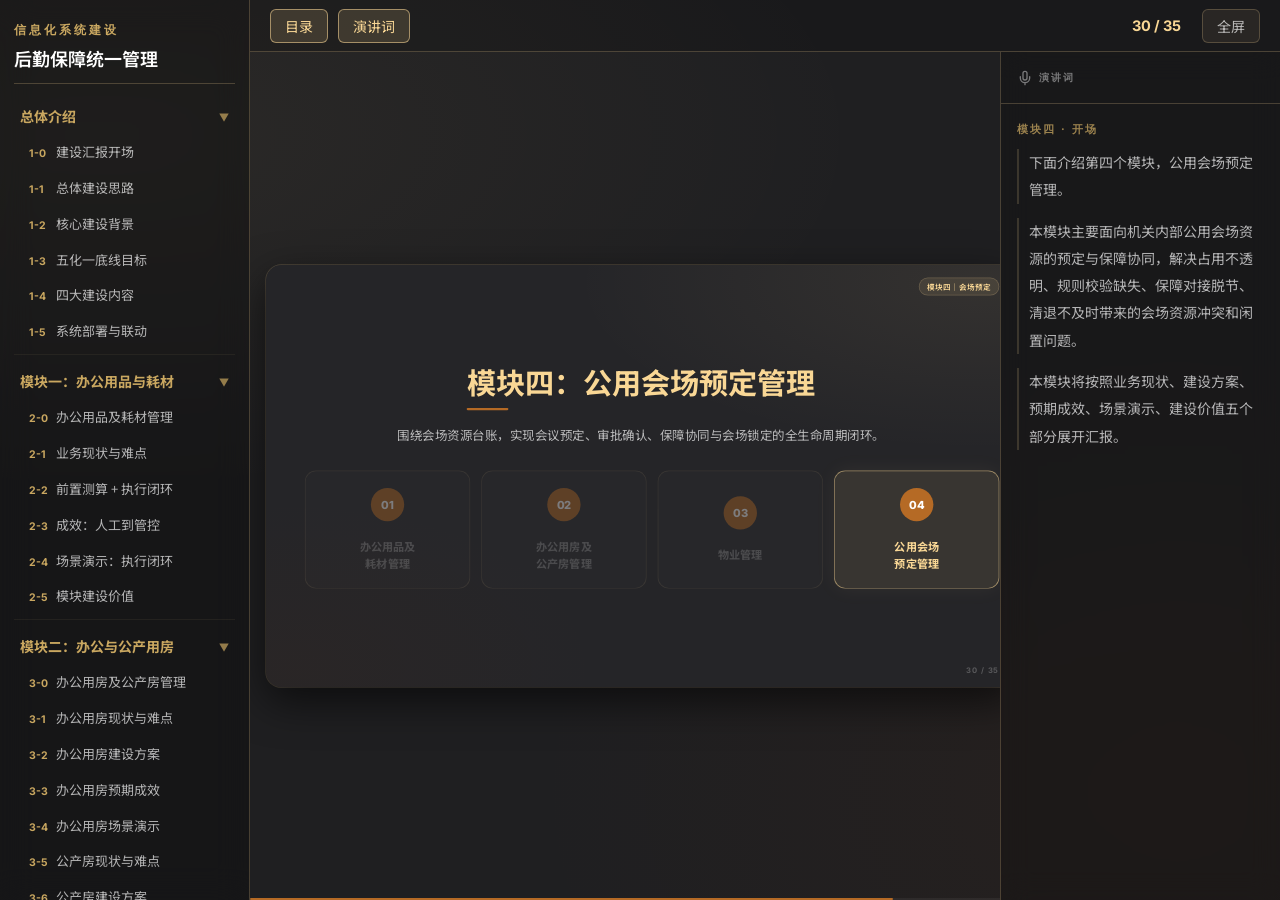
<file: module4.html>
<!DOCTYPE html>

<html lang="zh-CN">
<head>
<meta charset="utf-8"/>
<meta content="width=device-width, initial-scale=1.0" name="viewport"/>
<title>JB部机关室信息化系统建设汇报</title>
<meta content="JB部机关室信息化系统建设汇报，包含总体介绍、办公用品及耗材管理模块、以及办公用房及公产房管理模块。" name="description"/>
<link href="styles.css" rel="stylesheet"/>
</head>
<body>
<div class="app" id="app">
<!-- 全屏时左侧悬停触发区 -->
<div class="nav-trigger" id="navTrigger" title="悬停显示目录"></div>
<!-- ═══ 左侧导航栏 ═══ -->
<aside class="sidebar" id="sidebar">
<div class="brand">
<div class="eyebrow">信息化系统建设</div>
<h2>后勤保障统一管理</h2>
</div>
<nav class="toc" id="toc">
<!-- 组1：总体介绍 -->
<div class="toc-group">
<button class="toc-header" onclick="toggleTocGroup(this)">
<span>总体介绍</span>
<span class="toc-arrow">▼</span>
</button>
<div class="toc-list">
<button class="toc-item" data-page="index.html" data-slide="0"><span>1-0</span>建设汇报开场</button>
<button class="toc-item" data-page="index.html" data-slide="1"><span>1-1</span>总体建设思路</button>
<button class="toc-item" data-page="index.html" data-slide="2"><span>1-2</span>核心建设背景</button>
<button class="toc-item" data-page="index.html" data-slide="3"><span>1-3</span>五化一底线目标</button>
<button class="toc-item" data-page="index.html" data-slide="4"><span>1-4</span>四大建设内容</button>
<button class="toc-item" data-page="index.html" data-slide="5"><span>1-5</span>系统部署与联动</button>
</div>
</div>
<!-- 组2：模块一 -->
<div class="toc-group">
<button class="toc-header" onclick="toggleTocGroup(this)">
<span>模块一：办公用品与耗材</span>
<span class="toc-arrow">▼</span>
</button>
<div class="toc-list">
<button class="toc-item" data-page="module1.html" data-slide="0"><span>2-0</span>办公用品及耗材管理</button>
<button class="toc-item" data-page="module1.html" data-slide="1"><span>2-1</span>业务现状与难点</button>
<button class="toc-item" data-page="module1.html" data-slide="2"><span>2-2</span>前置测算 + 执行闭环</button>
<button class="toc-item" data-page="module1.html" data-slide="3"><span>2-3</span>成效：人工到管控</button>
<button class="toc-item" data-page="module1.html" data-slide="4"><span>2-4</span>场景演示：执行闭环</button>
<button class="toc-item" data-page="module1.html" data-slide="5"><span>2-5</span>模块建设价值</button>
</div>
</div>
<!-- 组3：模块二 -->
<div class="toc-group">
<button class="toc-header" onclick="toggleTocGroup(this)">
<span>模块二：办公与公产用房</span>
<span class="toc-arrow">▼</span>
</button>
<div class="toc-list">
<button class="toc-item" data-page="module2.html" data-slide="0"><span>3-0</span>办公用房及公产房管理</button>
<button class="toc-item" data-page="module2.html" data-slide="1"><span>3-1</span>办公用房现状与难点</button>
<button class="toc-item" data-page="module2.html" data-slide="2"><span>3-2</span>办公用房建设方案</button>
<button class="toc-item" data-page="module2.html" data-slide="3"><span>3-3</span>办公用房预期成效</button>
<button class="toc-item" data-page="module2.html" data-slide="4"><span>3-4</span>办公用房场景演示</button>
<button class="toc-item" data-page="module2.html" data-slide="5"><span>3-5</span>公产房现状与难点</button>
<button class="toc-item" data-page="module2.html" data-slide="6"><span>3-6</span>公产房建设方案</button>
<button class="toc-item" data-page="module2.html" data-slide="7"><span>3-7</span>公产房预期成效</button>
<button class="toc-item" data-page="module2.html" data-slide="8"><span>3-8</span>公产房场景演示</button>
<button class="toc-item" data-page="module2.html" data-slide="9"><span>3-9</span>模块建设价值</button>
</div>
</div>
<!-- 组4：模块三 -->
<div class="toc-group">
<button class="toc-header" onclick="toggleTocGroup(this)">
<span>模块三：物业管理</span>
<span class="toc-arrow">▼</span>
</button>
<div class="toc-list">
<button class="toc-item" data-page="module3.html" data-slide="0"><span>4-0</span>物业管理</button>
<button class="toc-item" data-page="module3.html" data-slide="1"><span>4-1</span>业务现状与难点</button>
<button class="toc-item" data-page="module3.html" data-slide="2"><span>4-2</span>建设方案</button>
<button class="toc-item" data-page="module3.html" data-slide="3"><span>4-3</span>预期成效</button>
<button class="toc-item" data-page="module3.html" data-slide="4"><span>4-4</span>场景演示：报修工单</button>
<button class="toc-item" data-page="module3.html" data-slide="5"><span>4-5</span>场景演示：日常巡检</button>
<button class="toc-item" data-page="module3.html" data-slide="6"><span>4-6</span>建设价值</button>
</div>
</div>
<!-- 组5：模块四 -->
<div class="toc-group">
<button class="toc-header" onclick="toggleTocGroup(this)">
<span>模块四：公用会场预定</span>
<span class="toc-arrow">▼</span>
</button>
<div class="toc-list">
<button class="toc-item" data-page="module4.html" data-slide="0"><span>5-0</span>会场预定管理</button>
<button class="toc-item" data-page="module4.html" data-slide="1"><span>5-1</span>业务现状与难点</button>
<button class="toc-item" data-page="module4.html" data-slide="2"><span>5-2</span>建设方案</button>
<button class="toc-item" data-page="module4.html" data-slide="3"><span>5-3</span>预期成效</button>
<button class="toc-item" data-page="module4.html" data-slide="4"><span>5-4</span>场景演示</button>
<button class="toc-item" data-page="module4.html" data-slide="5"><span>5-5</span>建设价值</button>
</div>
</div>
</nav>
<div class="sidebar-footer">
      键盘 ← / → 翻页<br/>
      F 全屏  ·  Esc 退出<br/>
      侧边栏支持折叠/展开
    </div>
</aside>
<!-- ═══ 主区域 ═══ -->
<div class="main-wrapper">
<!-- 工具栏 -->
<div class="toolbar">
<button class="btn" id="toggleSidebarBtn">目录</button>
<button class="btn" id="toggleNotesBtn">演讲词</button>
<div class="counter" id="counter">1 / 22</div>
<button class="btn" id="fullBtn"> 全屏</button>
</div>
<!-- 内容行：幻灯片舞台 + 演讲词面板 -->
<div class="content-area">
<!-- ─── 幻灯片舞台 ─── -->
<div class="stage" id="stage">
<button aria-label="上一页" class="edge-nav edge-prev" id="prevBtn">‹</button>
<button aria-label="下一页" class="edge-nav edge-next" id="nextBtn">›</button>
<!-- Slide 29: 5-0 模块四封面 -->
<div class="slide-container" data-slide="0">
<section class="slide">
<div class="module-label">模块四｜会场预定</div>
<div class="slide-page-number">30 / 35</div>
<div style="display: flex; flex-direction: column; align-items: center; justify-content: center; height: 100%; text-align: center; padding: 20px 0;">
<h1 style="font-size: 42px; color: var(--gold); text-align: center; margin: 0 auto;">模块四：公用会场预定管理</h1>
<p class="subtitle" style="margin: 20px auto 36px; text-align: center; max-width: 840px;">围绕会场资源台账，实现会议预定、审批确认、保障协同与会场锁定的全生命周期闭环。</p>
<div class="module-grid" style="grid-template-columns: repeat(4, 1fr); width: 100%; max-width: 1000px; margin: 0 auto; gap: 16px;">
<div class="module-card" onclick="navigateTo('module1.html')" style="cursor: pointer; height: auto; aspect-ratio: 1.4/1; opacity: 0.4;">
<div class="icon">01</div>
<div style="font-weight: 700; margin-top: 10px;">办公用品及<br/>耗材管理</div>
</div>
<div class="module-card" onclick="navigateTo('module2.html')" style="cursor: pointer; height: auto; aspect-ratio: 1.4/1; opacity: 0.4;">
<div class="icon">02</div>
<div style="font-weight: 700; margin-top: 10px;">办公用房及<br/>公产房管理</div>
</div>
<div class="module-card" onclick="navigateTo('module3.html')" style="cursor: pointer; height: auto; aspect-ratio: 1.4/1; opacity: 0.4;">
<div class="icon">03</div>
<div style="font-weight: 700; margin-top: 10px;">物业管理</div>
</div>
<div class="module-card active" style="height: auto; aspect-ratio: 1.4/1;">
<div class="icon">04</div>
<div style="font-weight: 700; margin-top: 10px;">公用会场<br/>预定管理</div>
</div>
</div>
</div>
</section>
</div>
<!-- Slide 30: 5.1 业务现状与难点 -->
<div class="slide-container" data-slide="1">
<section class="slide">
<div class="module-label">模块四｜会场预定</div>
<div class="slide-page-number">31 / 35</div>
<h1>5.1 业务现状</h1>
<p class="subtitle">会场预定依赖人工协调与纸质登记，信息不对称容易造成资源冲突或闲置。</p>
<div class="slide-body">
<div class="pain-grid">
<div class="pain-card">
<h3>会场占用不透明</h3>
<p>占用不公开，申请民警需电话或微信反复确认；全年会议约大几千场，人工确认压力大。</p>
</div>
<div class="pain-card">
<h3>审核规则难约束</h3>
<p>提前时间、时长上限、涉密要求等缺少前置校验，主要靠人工核查。</p>
</div>
<div class="pain-card">
<h3>保障对接易遗漏</h3>
<p>桌型、音响、麦克风等保障需求靠口头交接，容易遗漏。</p>
</div>
<div class="pain-card">
<h3>取消变更无留痕</h3>
<p>会议推迟或取消不能实时联动，空闲时段难以及时释放。</p>
</div>
</div>
<div class="summary-box">核心难点：缺乏统一的会场资源台账，申请、确认、保障与清退各个环节没有形成数据闭环。</div>
</div>
</section>
</div>
<!-- Slide 31: 5.2 建设方案 -->
<div class="slide-container" data-slide="2">
<section class="slide">
<div class="module-label">模块四｜会场预定</div>
<div class="slide-page-number">32 / 35</div>
<h1>5.2 建设方案</h1>
<div class="slide-body">
<div class="two-column">
<div class="solution-card">
<h3>会场查询与智能申请</h3>
<div class="flow-text">会场查询 → 选时填单 → 规则校验</div>
<p>建立会场台账和占用看板，支持按人数、涉密要求、桌型等条件筛选可用会场。提交时自动校验容量、锁定、时间冲突等规则，并支持会前提醒。</p>
</div>
<div class="solution-card">
<h3>审核确认与保障协同</h3>
<div class="flow-text">待确认 → 指派接待员 → 移动端确认 → 清退释放</div>
<p>会场管理员审核申请和变更，通过后指派接待员或保障人员。接待员在移动端确认执行；会议取消或提前结束后，系统及时释放占用时段。</p>
</div>
</div>
<div class="summary-box">通过会场台账、规则校验、移动端确认和清退释放，形成会议预定全生命周期闭环。</div>
</div>
</section>
</div>
<!-- Slide 32: 5.3 预期成效 -->
<div class="slide-container" data-slide="3">
<section class="slide">
<div class="module-label">模块四｜会场预定</div>
<div class="slide-page-number">33 / 35</div>
<h1>5.3 预期成效-精准保障</h1>
<p class="subtitle">通过流程线上办理与规则主动校验，提升会场使用效率与会议服务满意度。</p>
<div class="slide-body">
<table class="effect-table standard-effect-table">
<thead>
<tr>
<th>指标</th>
<th>原有方式</th>
<th>系统建设后</th>
<th>预期变化</th>
</tr>
</thead>
<tbody>
<tr>
<td>占用查询</td>
<td>电话或微信群反复协调</td>
<td>甘特图展示，按条件筛选</td>
<td>信息透明</td>
</tr>
<tr>
<td>冲突控制</td>
<td>纸质登记，易遗漏撞场</td>
<td>规则实时校验并拦截</td>
<td>撞场率降至 0%</td>
</tr>
<tr>
<td>保障对接</td>
<td>保障靠微信，易漏记</td>
<td>保障需求绑定任务</td>
<td>对接更准确</td>
</tr>
<tr>
<td>周转利用</td>
<td>取消结束反馈慢，时段闲置</td>
<td>一键结束，实时释放</td>
<td>周转率提升 30%+</td>
</tr>
<tr>
<td>年度统计</td>
<td>全年约大几千场，人数粗估</td>
<td>沉淀场次、人次、取消率和工作量</td>
<td>统计更准确</td>
</tr>
</tbody>
</table>
<div class="summary-box">预期效果：会场占用更透明、申请校验更前置、保障协同更准确，推动会议服务从人工协调转向精准保障。</div>
</div>
</section>
</div>
<!-- Slide 33: 5.4 场景演示 -->
<div class="slide-container" data-slide="4">
<section class="slide long-scroll">
<div class="module-label">模块四｜会场预定</div>
<div class="slide-page-number">34 / 35</div>
<h1>5.4 场景演示</h1>
<div class="slide-body"><div class="figma-scene venue-scene"><div class="scene-intro">
<p>以一次日常会议预定、审核、保障派发到提前结束清退为例，展示系统如何形成全生命周期闭环。</p>
<div class="red-callout">解决会场预定中“预定容易撞、保障对不上、变更没人管、闲置难释放”的问题。</div>
</div>
<section class="figma-stage-card">
<div class="figma-flow-tabs">
<span class="flow-pill active">查会场</span>
<span class="flow-arrow">→</span>
<span class="flow-pill">提申请</span>
<span class="flow-arrow">→</span>
<span class="flow-pill">确认处理</span>
<span class="flow-arrow">→</span>
<span class="flow-pill">保障协同</span>
<span class="flow-arrow">→</span>
<span class="flow-pill">会议执行</span>
<span class="flow-arrow">→</span>
<span class="flow-pill">归档统计</span>
</div>
<div class="scene-block">
<p class="scene-line"><b>1. 会场查询：</b>申请人通过会场占用查询或会场可用性查询，按日期、意向时段、参会人数、涉密要求等条件筛选可用会场，系统同步展示已有预定和会场锁定时段。</p>
<div class="model4-image-stack">
<div class="shot-card">
<div class="img-placeholder">
<img alt="图片 1" class="actual-shot" onerror="this.style.display='none';this.parentElement.classList.remove('has-image')" onload="this.parentElement.classList.add('has-image')" src="images/model4/1.png"/>
<div class="img-placeholder-tag">图片 1</div>
<div class="img-placeholder-icon">
<svg class="img-placeholder-svg" viewbox="0 0 24 24"><rect height="18" rx="2" ry="2" width="18" x="3" y="3"></rect><circle cx="8.5" cy="8.5" r="1.5"></circle><path d="M21 15l-5-5L5 21"></path></svg>
</div>
<div class="img-placeholder-path">images/model4/1.png</div>
</div>
</div>
<div class="shot-card">
<div class="img-placeholder">
<img alt="图片 2" class="actual-shot" onerror="this.style.display='none';this.parentElement.classList.remove('has-image')" onload="this.parentElement.classList.add('has-image')" src="images/model4/2.png"/>
<div class="img-placeholder-tag">图片 2</div>
<div class="img-placeholder-icon">
<svg class="img-placeholder-svg" viewbox="0 0 24 24"><rect height="18" rx="2" ry="2" width="18" x="3" y="3"></rect><circle cx="8.5" cy="8.5" r="1.5"></circle><path d="M21 15l-5-5L5 21"></path></svg>
</div>
<div class="img-placeholder-path">images/model4/2.png</div>
</div>
</div>
<div class="shot-card">
<div class="img-placeholder">
<img alt="图片 3" class="actual-shot" onerror="this.style.display='none';this.parentElement.classList.remove('has-image')" onload="this.parentElement.classList.add('has-image')" src="images/model4/3.png"/>
<div class="img-placeholder-tag">图片 3</div>
<div class="img-placeholder-icon">
<svg class="img-placeholder-svg" viewbox="0 0 24 24"><rect height="18" rx="2" ry="2" width="18" x="3" y="3"></rect><circle cx="8.5" cy="8.5" r="1.5"></circle><path d="M21 15l-5-5L5 21"></path></svg>
</div>
<div class="img-placeholder-path">images/model4/3.png</div>
</div>
</div>
</div>
</section>
<section class="figma-stage-card">
<div class="figma-flow-tabs">
<span class="flow-pill">查会场</span>
<span class="flow-arrow">→</span>
<span class="flow-pill active">提申请</span>
<span class="flow-arrow">→</span>
<span class="flow-pill">确认处理</span>
<span class="flow-arrow">→</span>
<span class="flow-pill">保障协同</span>
<span class="flow-arrow">→</span>
<span class="flow-pill">会议执行</span>
<span class="flow-arrow">→</span>
<span class="flow-pill">归档统计</span>
</div>
<div class="scene-block">
<p class="scene-line"><b>2. 提申请：</b>申请人选择会场后进入预定表单，填写会议主题、会议时间、参会人数、会议属性、会场配置需求和保障与服务内容，可保存草稿或提交申请。</p>
<div class="model4-image-stack">
<div class="shot-card">
<div class="img-placeholder">
<img alt="图片 4" class="actual-shot" onerror="this.style.display='none';this.parentElement.classList.remove('has-image')" onload="this.parentElement.classList.add('has-image')" src="images/model4/4.png"/>
<div class="img-placeholder-tag">图片 4</div>
<div class="img-placeholder-icon">
<svg class="img-placeholder-svg" viewbox="0 0 24 24"><rect height="18" rx="2" ry="2" width="18" x="3" y="3"></rect><circle cx="8.5" cy="8.5" r="1.5"></circle><path d="M21 15l-5-5L5 21"></path></svg>
</div>
<div class="img-placeholder-path">images/model4/4.png</div>
</div>
</div>
<div class="shot-card">
<div class="img-placeholder">
<img alt="图片 5" class="actual-shot" onerror="this.style.display='none';this.parentElement.classList.remove('has-image')" onload="this.parentElement.classList.add('has-image')" src="images/model4/5.png"/>
<div class="img-placeholder-tag">图片 5</div>
<div class="img-placeholder-icon">
<svg class="img-placeholder-svg" viewbox="0 0 24 24"><rect height="18" rx="2" ry="2" width="18" x="3" y="3"></rect><circle cx="8.5" cy="8.5" r="1.5"></circle><path d="M21 15l-5-5L5 21"></path></svg>
</div>
<div class="img-placeholder-path">images/model4/5.png</div>
</div>
</div>
</div>
</div>
<div class="scene-block">
<p class="scene-line"><b>3. 规则校验：</b>系统围绕提前申请、会场容量、会议时长、时间冲突、锁定占用、桌型要求、涉密属性和视频保障等规则进行自动校验，命中阻断类规则时禁止提交，命中提醒类规则时弹窗提示后由申请人确认。</p>
</div>
</section>
<section class="figma-stage-card">
<div class="figma-flow-tabs">
<span class="flow-pill">查会场</span>
<span class="flow-arrow">→</span>
<span class="flow-pill">提申请</span>
<span class="flow-arrow">→</span>
<span class="flow-pill active">确认处理</span>
<span class="flow-arrow">→</span>
<span class="flow-pill">保障协同</span>
<span class="flow-arrow">→</span>
<span class="flow-pill">会议执行</span>
<span class="flow-arrow">→</span>
<span class="flow-pill">归档统计</span>
</div>
<div class="scene-block">
<p class="scene-line"><b>4. 管理员确认：</b>预定提交后进入待确认队列，会场管理员查看预定详情，可进行确认通过、拒绝或取消；确认通过时可指派会议保障人员。</p>
<div class="shot-card">
<div class="img-placeholder">
<img alt="图片 6" class="actual-shot" onerror="this.style.display='none';this.parentElement.classList.remove('has-image')" onload="this.parentElement.classList.add('has-image')" src="images/model4/6.png"/>
<div class="img-placeholder-tag">图片 6</div>
<div class="img-placeholder-icon">
<svg class="img-placeholder-svg" viewbox="0 0 24 24"><rect height="18" rx="2" ry="2" width="18" x="3" y="3"></rect><circle cx="8.5" cy="8.5" r="1.5"></circle><path d="M21 15l-5-5L5 21"></path></svg>
</div>
<div class="img-placeholder-path">images/model4/6.png</div>
</div>
</div>
</div>
</section>
<section class="figma-stage-card">
<div class="figma-flow-tabs">
<span class="flow-pill">查会场</span>
<span class="flow-arrow">→</span>
<span class="flow-pill">提申请</span>
<span class="flow-arrow">→</span>
<span class="flow-pill">确认处理</span>
<span class="flow-arrow">→</span>
<span class="flow-pill active">保障协同</span>
<span class="flow-arrow">→</span>
<span class="flow-pill">会议执行</span>
<span class="flow-arrow">→</span>
<span class="flow-pill">归档统计</span>
</div>
<div class="scene-block">
<p class="scene-line"><b>5. 保障协同：</b>保障人员接收会议保障任务，查看会议详情、联系人、议程和保障与服务需求；如无法承接，可发起转班，系统同步通知新旧保障人员。</p>
<div class="model4-image-grid three-up">
<div class="shot-card">
<div class="img-placeholder">
<img alt="图片 7" class="actual-shot" onerror="this.style.display='none';this.parentElement.classList.remove('has-image')" onload="this.parentElement.classList.add('has-image')" src="images/model4/7.png"/>
<div class="img-placeholder-tag">图片 7</div>
<div class="img-placeholder-icon">
<svg class="img-placeholder-svg" viewbox="0 0 24 24"><rect height="18" rx="2" ry="2" width="18" x="3" y="3"></rect><circle cx="8.5" cy="8.5" r="1.5"></circle><path d="M21 15l-5-5L5 21"></path></svg>
</div>
<div class="img-placeholder-path">images/model4/7.png</div>
</div>
</div>
<div class="shot-card">
<div class="img-placeholder">
<img alt="图片 8" class="actual-shot" onerror="this.style.display='none';this.parentElement.classList.remove('has-image')" onload="this.parentElement.classList.add('has-image')" src="images/model4/8.png"/>
<div class="img-placeholder-tag">图片 8</div>
<div class="img-placeholder-icon">
<svg class="img-placeholder-svg" viewbox="0 0 24 24"><rect height="18" rx="2" ry="2" width="18" x="3" y="3"></rect><circle cx="8.5" cy="8.5" r="1.5"></circle><path d="M21 15l-5-5L5 21"></path></svg>
</div>
<div class="img-placeholder-path">images/model4/8.png</div>
</div>
</div>
<div class="shot-card">
<div class="img-placeholder">
<img alt="图片 9" class="actual-shot" onerror="this.style.display='none';this.parentElement.classList.remove('has-image')" onload="this.parentElement.classList.add('has-image')" src="images/model4/9.png"/>
<div class="img-placeholder-tag">图片 9</div>
<div class="img-placeholder-icon">
<svg class="img-placeholder-svg" viewbox="0 0 24 24"><rect height="18" rx="2" ry="2" width="18" x="3" y="3"></rect><circle cx="8.5" cy="8.5" r="1.5"></circle><path d="M21 15l-5-5L5 21"></path></svg>
</div>
<div class="img-placeholder-path">images/model4/9.png</div>
</div>
</div>
</div>
<div class="model4-image-grid four-up">
<div class="shot-card">
<div class="img-placeholder">
<img alt="图片 10" class="actual-shot" onerror="this.style.display='none';this.parentElement.classList.remove('has-image')" onload="this.parentElement.classList.add('has-image')" src="images/model4/10.png"/>
<div class="img-placeholder-tag">图片 10</div>
<div class="img-placeholder-icon">
<svg class="img-placeholder-svg" viewbox="0 0 24 24"><rect height="18" rx="2" ry="2" width="18" x="3" y="3"></rect><circle cx="8.5" cy="8.5" r="1.5"></circle><path d="M21 15l-5-5L5 21"></path></svg>
</div>
<div class="img-placeholder-path">images/model4/10.png</div>
</div>
</div>
<div class="shot-card">
<div class="img-placeholder">
<img alt="图片 11" class="actual-shot" onerror="this.style.display='none';this.parentElement.classList.remove('has-image')" onload="this.parentElement.classList.add('has-image')" src="images/model4/11.png"/>
<div class="img-placeholder-tag">图片 11</div>
<div class="img-placeholder-icon">
<svg class="img-placeholder-svg" viewbox="0 0 24 24"><rect height="18" rx="2" ry="2" width="18" x="3" y="3"></rect><circle cx="8.5" cy="8.5" r="1.5"></circle><path d="M21 15l-5-5L5 21"></path></svg>
</div>
<div class="img-placeholder-path">images/model4/11.png</div>
</div>
</div>
<div class="shot-card">
<div class="img-placeholder">
<img alt="图片 12" class="actual-shot" onerror="this.style.display='none';this.parentElement.classList.remove('has-image')" onload="this.parentElement.classList.add('has-image')" src="images/model4/12.png"/>
<div class="img-placeholder-tag">图片 12</div>
<div class="img-placeholder-icon">
<svg class="img-placeholder-svg" viewbox="0 0 24 24"><rect height="18" rx="2" ry="2" width="18" x="3" y="3"></rect><circle cx="8.5" cy="8.5" r="1.5"></circle><path d="M21 15l-5-5L5 21"></path></svg>
</div>
<div class="img-placeholder-path">images/model4/12.png</div>
</div>
</div>
<div class="shot-card">
<div class="img-placeholder">
<img alt="图片 13" class="actual-shot" onerror="this.style.display='none';this.parentElement.classList.remove('has-image')" onload="this.parentElement.classList.add('has-image')" src="images/model4/13.png"/>
<div class="img-placeholder-tag">图片 13</div>
<div class="img-placeholder-icon">
<svg class="img-placeholder-svg" viewbox="0 0 24 24"><rect height="18" rx="2" ry="2" width="18" x="3" y="3"></rect><circle cx="8.5" cy="8.5" r="1.5"></circle><path d="M21 15l-5-5L5 21"></path></svg>
</div>
<div class="img-placeholder-path">images/model4/13.png</div>
</div>
</div>
</div>
</div>
</section>
<section class="figma-stage-card">
<div class="figma-flow-tabs">
<span class="flow-pill">查会场</span>
<span class="flow-arrow">→</span>
<span class="flow-pill">提申请</span>
<span class="flow-arrow">→</span>
<span class="flow-pill">确认处理</span>
<span class="flow-arrow">→</span>
<span class="flow-pill">保障协同</span>
<span class="flow-arrow">→</span>
<span class="flow-pill active">会议执行</span>
<span class="flow-arrow">→</span>
<span class="flow-pill">归档统计</span>
</div>
<div class="scene-block">
<p class="scene-line"><b>6. 变更、取消与提前结束：</b>会议未归档前，申请人可根据权限发起取消、变更、修改保障与服务或提前结束；变更申请重新进入管理员确认，原会议时段在变更处理中继续占用。</p>
<div class="model4-image-stack">
<div class="shot-card">
<div class="img-placeholder">
<img alt="图片 14" class="actual-shot" onerror="this.style.display='none';this.parentElement.classList.remove('has-image')" onload="this.parentElement.classList.add('has-image')" src="images/model4/14.png"/>
<div class="img-placeholder-tag">图片 14</div>
<div class="img-placeholder-icon">
<svg class="img-placeholder-svg" viewbox="0 0 24 24"><rect height="18" rx="2" ry="2" width="18" x="3" y="3"></rect><circle cx="8.5" cy="8.5" r="1.5"></circle><path d="M21 15l-5-5L5 21"></path></svg>
</div>
<div class="img-placeholder-path">images/model4/14.png</div>
</div>
</div>
<div class="shot-card">
<div class="img-placeholder">
<img alt="图片 15" class="actual-shot" onerror="this.style.display='none';this.parentElement.classList.remove('has-image')" onload="this.parentElement.classList.add('has-image')" src="images/model4/15.png"/>
<div class="img-placeholder-tag">图片 15</div>
<div class="img-placeholder-icon">
<svg class="img-placeholder-svg" viewbox="0 0 24 24"><rect height="18" rx="2" ry="2" width="18" x="3" y="3"></rect><circle cx="8.5" cy="8.5" r="1.5"></circle><path d="M21 15l-5-5L5 21"></path></svg>
</div>
<div class="img-placeholder-path">images/model4/15.png</div>
</div>
</div>
</div>
</div>
</section>
<section class="figma-stage-card">
<div class="figma-flow-tabs">
<span class="flow-pill">查会场</span>
<span class="flow-arrow">→</span>
<span class="flow-pill">提申请</span>
<span class="flow-arrow">→</span>
<span class="flow-pill">确认处理</span>
<span class="flow-arrow">→</span>
<span class="flow-pill">保障协同</span>
<span class="flow-arrow">→</span>
<span class="flow-pill">会议执行</span>
<span class="flow-arrow">→</span>
<span class="flow-pill active">归档统计</span>
</div>
<div class="scene-block">
<p class="scene-line"><b>7. 会后归档：</b>会议结束或提前结束后，系统进入归档展示状态，管理员可填写会后备注，系统保留预定详情、服务需求、操作记录和消息通知，便于后续追溯。</p>
<div class="model4-image-stack">
<div class="shot-card">
<div class="img-placeholder">
<img alt="图片 16" class="actual-shot" onerror="this.style.display='none';this.parentElement.classList.remove('has-image')" onload="this.parentElement.classList.add('has-image')" src="images/model4/16.png"/>
<div class="img-placeholder-tag">图片 16</div>
<div class="img-placeholder-icon">
<svg class="img-placeholder-svg" viewbox="0 0 24 24"><rect height="18" rx="2" ry="2" width="18" x="3" y="3"></rect><circle cx="8.5" cy="8.5" r="1.5"></circle><path d="M21 15l-5-5L5 21"></path></svg>
</div>
<div class="img-placeholder-path">images/model4/16.png</div>
</div>
</div>
<p class="scene-line"><b>8. 统计分析：</b>系统对会场使用场次、使用时长、确认状态、执行状态、取消率、提前结束情况和保障人员工作量进行统计分析，支撑会场资源调度和会议保障管理。</p>
<div class="shot-card">
<div class="img-placeholder">
<img alt="图片 17" class="actual-shot" onerror="this.style.display='none';this.parentElement.classList.remove('has-image')" onload="this.parentElement.classList.add('has-image')" src="images/model4/17.png"/>
<div class="img-placeholder-tag">图片 17</div>
<div class="img-placeholder-icon">
<svg class="img-placeholder-svg" viewbox="0 0 24 24"><rect height="18" rx="2" ry="2" width="18" x="3" y="3"></rect><circle cx="8.5" cy="8.5" r="1.5"></circle><path d="M21 15l-5-5L5 21"></path></svg>
</div>
<div class="img-placeholder-path">images/model4/17.png</div>
</div>
</div>
</div>
</div>
</section>
<p class="scene-end">该流程覆盖从“查询会场、提交预定、规则校验、管理员确认、保障协同”到“变更取消、会后归档、统计分析”的完整操作过程，实现会议预定全过程线上流转、协同保障和留痕管理。</p>
</div></div>
</section>
</div>
<!-- Slide 34: 5.5 建设价值 -->
<div class="slide-container" data-slide="5">
<section class="slide">
<div class="module-label">模块四｜会场预定</div>
<div class="slide-page-number">35 / 35</div>
<h1>5.5 建设价值</h1>
<p class="subtitle">推动公用会场管理向“资源看板准、申请规则严、保障指派清、归档统计全”全面转型。</p>
<div class="slide-body">
<div class="value-grid">
<div class="value-chip">资源看板准</div>
<div class="value-chip">申请规则严</div>
<div class="value-chip">保障指派清</div>
<div class="value-chip">归档统计全</div>
</div>
<div class="summary-box" style="margin-top: 40px;">核心价值：通过图形化与规则引擎的前置校验，构建“会议申请-审核-指派-保障-清退”全生命周期闭环，推动会场预定及保障从“微信沟通、人工排版”转向“线上协同、数据决策”。</div>
</div>
</section>
</div>
</div><!-- /stage -->
<aside class="speaker-notes" id="speakerNotes">
<div class="notes-header">
<svg class="notes-header-svg" viewbox="0 0 24 24"><path d="M12 2a3 3 0 0 0-3 3v7a3 3 0 0 0 6 0V5a3 3 0 0 0-3-3z"></path><path d="M19 10v2a7 7 0 0 1-14 0v-2M12 19v3"></path></svg>
<span class="notes-header-title">演讲词</span>
</div>
<div class="notes-body" id="notesBody">
<!-- notes 0 -->
<div class="notes-content active" data-notes="0">
<div class="notes-label">模块四 · 开场</div>
<p class="notes-para">下面介绍第四个模块，公用会场预定管理。</p>
<p class="notes-para">本模块主要面向机关内部公用会场资源的预定与保障协同，解决占用不透明、规则校验缺失、保障对接脱节、清退不及时带来的会场资源冲突和闲置问题。</p>
<p class="notes-para">本模块将按照业务现状、建设方案、预期成效、场景演示、建设价值五个部分展开汇报。</p>
</div>
<!-- notes 1 -->
<div class="notes-content" data-notes="1">
<div class="notes-label">5.1 · 业务现状</div>
<p class="notes-para">目前会场预定主要面临四个方面的管理难点。</p>
<p class="notes-para">第一，会场占用不透明。占用情况没有公开，申请民警预定前需要反复给管理员打电话或发微信确认空闲时间，沟通成本极高。按前期估算，全年会议约大几千场，人工确认会占用大量沟通时间。</p>
<p class="notes-para">第二，审批规则难约束。关于最短提前时间、4小时单次预定上限、涉密密级匹配等业务校验缺乏前置系统约束，全靠人工记忆和甄别，增加了管理风险。</p>
<p class="notes-para">第三，保障对接易遗漏。会议申请通过后，桌型配置、音箱、麦克风等保障需求需要口头或微信另行对接，缺乏工单式统一流转，容易在会前准备中遗漏。</p>
<p class="notes-para">第四，清退不及时造成资源闲置。会议延期、取消或提前结束无法及时回传并释放占用时段，导致会场白白空置，限制了周转率。</p>
<p class="notes-para">这四个问题的根源在于，我们缺乏统一的会场资源账目和会议生命周期协同系统。</p>
</div>
<!-- notes 2 -->
<div class="notes-content" data-notes="2">
<div class="notes-label">5.2 · 建设方案</div>
<p class="notes-para">针对这些痛点，公用会场预定模块主要围绕会场账目和会议生命周期闭环展开建设。</p>
<p class="notes-para">第一是建立图形化占用看板与智能预定。提供直观的甘特图和可用性筛选，用户可按人数、是否需要涉密会议场所等条件选会场。提交前执行系统前置校验，拦截冲突、超载和锁定屏蔽，并对间隔过短的会议进行弹窗二次确认，同时在会议开始前提醒相关人员。</p>
<p class="notes-para">第二是建立确认审核与保障协同流转。会场管理员在待确认队列中对预定和变更进行审核，多选指派接待员或会议保障人员，推送保障任务详情快照。接待员在移动端接收服务详情并确认执行，无法到场时支持转班。进行中的会议支持一键提前结束，会议取消后也可以自动写回状态并瞬间清退后续时段。</p>
<p class="notes-para">此外，提供会场手动锁定功能，确保特大政务保障活动能够强行征用屏蔽预定。</p>
</div>
<!-- notes 3 -->
<div class="notes-content" data-notes="3">
<div class="notes-label">5.3 · 预期成效</div>
<p class="notes-para">从预期成效来看，系统建设后将实现四组显著变化。</p>
<p class="notes-para">第一，在占用查询方面。从以前向管理员打电话微信反复问，转变为甘特图直观呈现，支持按条件自动筛选，彻底实现信息公开透明。按全年大几千场会议测算，可以减少大量往返确认时间。</p>
<p class="notes-para">第二，在冲突控制方面。由以前翻看纸质登记本导致遗漏撞期，转变为多维度规则引擎实时强阻断校验，将撞场率降为0%。</p>
<p class="notes-para">第三，在保障对接方面。由以前微信或口头告知保障人，转变为与会议申请单绑定的保障详情自动分发，保障任务完全系统化流转，实现零延误。</p>
<p class="notes-para">第四，在周转利用方面。由以前取消或提前结束靠口头、时段被无谓占用，转变为一键提前结束或会议取消自动写回并实时清退，会场周转率可提升30%以上。同时，过去“三四十万人次”更多是粗略估算，系统上线后可以按会议场次和参会人次精准统计，提高统计准确度。</p>
</div>
<!-- notes 4 -->
<div class="notes-content" data-notes="4"><div class="notes-label">5.4 · 场景演示</div><p class="notes-para">下面通过典型场景，演示会议预定从会场查询、提交申请、规则校验、管理员确认、保障协同，到变更取消、会后归档和统计分析的完整过程。</p><p class="notes-para">1. 会场查询。申请人通过会场占用查询或会场可用性查询，按日期、意向时段、参会人数、涉密要求等条件筛选可用会场，系统同步展示已有预定和会场锁定时段。</p><p class="notes-para">2. 提交申请。申请人选择会场后进入预定表单，填写会议主题、会议时间、参会人数、会议属性、会场配置需求和保障与服务内容，可保存草稿或提交申请。</p><p class="notes-para">3. 规则校验。系统围绕提前申请、会场容量、会议时长、时间冲突、锁定占用、桌型要求、涉密属性和视频保障等规则进行自动校验，命中阻断类规则时禁止提交，命中提醒类规则时弹窗提示后由申请人确认。</p><p class="notes-para">4. 管理员确认。预定提交后进入待确认队列，会场管理员查看预定详情，可进行确认通过、拒绝或取消；确认通过时可指派会议保障人员。</p><p class="notes-para">5. 保障协同。保障人员接收会议保障任务，查看会议详情、联系人、议程和保障与服务需求；如无法承接，可发起转班，系统同步通知新旧保障人员。</p><p class="notes-para">6. 变更、取消与提前结束。会议未归档前，申请人可根据权限发起取消、变更、修改保障与服务或提前结束；变更申请重新进入管理员确认，原会议时段在变更处理中继续占用。</p><p class="notes-para">7. 会后归档。会议结束或提前结束后，系统进入归档展示状态，管理员可填写会后备注，系统保留预定详情、服务需求、操作记录和消息通知，便于后续追溯。</p><p class="notes-para">8. 统计分析。系统对会场使用场次、使用时长、确认状态、执行状态、取消率、提前结束情况和保障人员工作量进行统计分析，支撑会场资源调度和会议保障管理。</p><p class="notes-para">通过这个场景可以看到，会议预定流程覆盖从“查询会场、提交预定、规则校验、管理员确认、保障协同”到“变更取消、会后归档、统计分析”的完整操作过程，实现会议预定全过程线上流转、协同保障和留痕管理。</p></div>
<!-- notes 5 -->
<div class="notes-content" data-notes="5">
<div class="notes-label">5.5 · 建设价值</div>
<p class="notes-para">最后，对公用会场预定管理模块做一个小结。</p>
<p class="notes-para">这个模块的核心价值可以概括为四句话：资源看板准、申请规则严、保障指派清、归档统计全。</p>
<p class="notes-para">总体来看，本模块推动机关内部会场资源从“微信电话沟通、纸质登记汇总”，转向“图形化占用看板、自动冲突拦截、实时清退、智能指派保障”，为机关大院构建了安全、敏捷、闭环的会议保障中心。</p>
</div>
</div><!-- /notes-body -->
</aside>
</div><!-- /content-area -->
</div><!-- /main-wrapper -->
<!-- 进度条 -->
<div class="progress">
<div class="progress-bar" id="progressBar"></div>
</div>
</div><!-- /app -->
<script src="data/report-content.js"></script>
<script>
(function () {
  'use strict';

  // 页面配置
  const PAGE_CONFIG = {
  "currentPage": "module4.html",
  "slideOffset": 29,
  "totalSlides": 35,
  "nextPage": null,
  "prevPage": "module3.html"
};

  if (window.applyReportContent) {
    window.applyReportContent(PAGE_CONFIG.currentPage);
  }

  const slides    = Array.from(document.querySelectorAll('.slide-container'));
  const notesAll  = Array.from(document.querySelectorAll('.notes-content'));
  const counter   = document.getElementById('counter');
  const bar       = document.getElementById('progressBar');
  const tocItems  = Array.from(document.querySelectorAll('.toc-item'));
  const navTrigger = document.getElementById('navTrigger');
  const sidebar    = document.getElementById('sidebar');
  const stage      = document.getElementById('stage');
  const toggleSidebarBtn = document.getElementById('toggleSidebarBtn');
  const toggleNotesBtn = document.getElementById('toggleNotesBtn');
  let current = 0;
  let navigatingWithFullscreen = false;
  const total = slides.length;
  const SLIDE_W = 1080;
  const SLIDE_H = 607.5;
  const MIN_WINDOW_SCALE = 0.95;
  const FULLSCREEN_STATE_KEY = 'reportFullscreenActive';

  /* ─── 手风琴折叠展开 ─── */
  window.toggleTocGroup = function(btn) {
    const list = btn.nextElementSibling;
    const arrow = btn.querySelector('.toc-arrow');
    const isCollapsed = list.classList.toggle('collapsed');
    arrow.textContent = isCollapsed ? '▶' : '▼';
  };

  function isFullscreenView() {
    return !!(document.fullscreenElement || document.body.classList.contains('fullscreen-active'));
  }

  function setFullscreenPreference(enabled) {
    sessionStorage.setItem(FULLSCREEN_STATE_KEY, enabled ? '1' : '0');
  }

  function navigateTo(url) {
    const shouldPreserveFullscreen = isFullscreenView();
    navigatingWithFullscreen = shouldPreserveFullscreen;
    setFullscreenPreference(shouldPreserveFullscreen);
    window.location.href = url;
  }

  function restoreFullscreenPreference() {
    if (sessionStorage.getItem(FULLSCREEN_STATE_KEY) === '1') {
      document.body.classList.add('fullscreen-active');
    }
  }

  function syncPanelButtons() {
    if (toggleSidebarBtn) {
      toggleSidebarBtn.classList.toggle('active', !document.body.classList.contains('sidebar-hidden'));
    }
    if (toggleNotesBtn) {
      toggleNotesBtn.classList.toggle('active', !document.body.classList.contains('notes-hidden'));
    }
  }

  function togglePanel(className) {
    document.body.classList.toggle(className);
    document.body.classList.remove('nav-open');
    syncPanelButtons();
    requestAnimationFrame(resizeSlides);
  }

  /* ─── 全局等比缩放计算器（窗口与全屏统一） ─── */
  function resizeSlides() {
    const activeContainer = document.querySelector('.slide-container.active');
    if (!activeContainer) return;
    
    const slide = activeContainer.querySelector('.slide');
    if (!slide) return;
    
    const containerW = stage.clientWidth;
    const containerH = stage.clientHeight;
    
    const isLong = slide.classList.contains('long-scroll');
    if (isLong) {
      // 宽度等比缩放，高度自适应滚动
      const scale = containerW / SLIDE_W;
      
      slide.style.transform = 'none';
      slide.style.width = `${SLIDE_W}px`;
      slide.style.height = 'auto';
      const unscaledH = slide.scrollHeight;
      
      slide.style.transform = `scale(${scale})`;
      slide.style.transformOrigin = 'top left';
      
      activeContainer.style.width = `${SLIDE_W * scale}px`;
      activeContainer.style.height = `${unscaledH * scale}px`;
      activeContainer.style.aspectRatio = 'auto';
      activeContainer.style.margin = '20px auto';
    } else {
      // 16:9 标准尺寸缩放
      
      const isFs = isFullscreenView();
      let scale = containerW / SLIDE_W;
      if (isFs) {
        scale = Math.min(containerW / SLIDE_W, containerH / SLIDE_H);
      } else {
        // 默认窗口也按同一画布比例放大，窗口较矮时允许纵向滚动。
        scale = Math.min(containerW / SLIDE_W, Math.max(MIN_WINDOW_SCALE, containerH / 570));
      }
    
      
      slide.style.transform = `scale(${scale})`;
      slide.style.transformOrigin = 'top left';
      slide.style.width = `${SLIDE_W}px`;
      slide.style.height = `${SLIDE_H}px`;
      
      activeContainer.style.width = `${SLIDE_W * scale}px`;
      activeContainer.style.height = `${SLIDE_H * scale}px`;
      activeContainer.style.aspectRatio = 'auto';
      activeContainer.style.margin = 'auto';
    }
  }

  /* ─── 目录高亮逻辑 ─── */
  function highlightTOC(currentSlideIndex) {
    tocItems.forEach(item => {
      const itemPage = item.getAttribute('data-page') || 'index.html';
      const itemSlide = parseInt(item.getAttribute('data-slide'), 10);
      const isActive = (itemPage === PAGE_CONFIG.currentPage && itemSlide === currentSlideIndex);
      item.classList.toggle('active', isActive);
    });
  }

  /* ─── 切换幻灯片 ─── */
  function showSlide(index) {
    // 边界检测与跨页面跳转
    if (index >= total) {
      if (PAGE_CONFIG.nextPage) {
        navigateTo(`${PAGE_CONFIG.nextPage}#slide0`);
        return;
      }
      index = total - 1;
    }
    if (index < 0) {
      if (PAGE_CONFIG.prevPage) {
        navigateTo(`${PAGE_CONFIG.prevPage}#last`);
        return;
      }
      index = 0;
    }

    current = index;

    // 容器切换
    slides.forEach((s, i) => s.classList.toggle('active', i === current));

    // 计算当前页缩放
    resizeSlides();

    // 目录高亮
    highlightTOC(current);

    // 自动展开激活目录的手风琴
    const activeItem = document.querySelector(`.toc-item[data-page="${PAGE_CONFIG.currentPage}"][data-slide="${current}"]`);
    if (activeItem) {
      const parentList = activeItem.closest('.toc-list');
      if (parentList) {
        parentList.classList.remove('collapsed');
        const parentArrow = parentList.previousElementSibling.querySelector('.toc-arrow');
        if (parentArrow) parentArrow.textContent = '▼';
      }
    }

    // 演讲词切换
    notesAll.forEach((n, i) => n.classList.toggle('active', i === current));

    // 重置演讲词面板滚动
    const notesBody = document.getElementById('notesBody');
    if (notesBody) notesBody.scrollTop = 0;

    // 顶部计数器
    const absNum = current + 1 + PAGE_CONFIG.slideOffset;
    counter.textContent = `${absNum} / ${PAGE_CONFIG.totalSlides}`;

    // 进度条
    bar.style.width = `${(absNum / PAGE_CONFIG.totalSlides) * 100}%`;

    // 幻灯片内页码
    const pageNumEl = slides[current].querySelector('.slide-page-number');
    if (pageNumEl) {
      pageNumEl.textContent = `${absNum} / ${PAGE_CONFIG.totalSlides}`;
    }

    // 重置当前容器滚动位置
    slides[current].scrollTop = 0;
    stage.scrollTop = 0;
  }

  /* ─── 导航按钮 ─── */
  document.getElementById('prevBtn').addEventListener('click', () => showSlide(current - 1));
  document.getElementById('nextBtn').addEventListener('click', () => showSlide(current + 1));

  tocItems.forEach(item => {
    item.addEventListener('click', () => {
      const page = item.getAttribute('data-page');
      const slideIdx = parseInt(item.getAttribute('data-slide'), 10);
      if (page === PAGE_CONFIG.currentPage) {
        showSlide(slideIdx);
      } else {
        navigateTo(`${page}#slide${slideIdx}`);
      }
    });
  });

  if (toggleSidebarBtn) {
    toggleSidebarBtn.addEventListener('click', () => togglePanel('sidebar-hidden'));
  }
  if (toggleNotesBtn) {
    toggleNotesBtn.addEventListener('click', () => togglePanel('notes-hidden'));
  }

  /* ─── 全屏 ─── */
  document.getElementById('fullBtn').addEventListener('click', async () => {
    if (document.fullscreenElement || document.body.classList.contains('fullscreen-active')) {
      document.body.classList.remove('fullscreen-active');
      setFullscreenPreference(false);
      if (document.fullscreenElement) {
        await document.exitFullscreen();
      }
      resizeSlides();
    } else {
      await document.documentElement.requestFullscreen().catch(() => {
        document.body.classList.add('fullscreen-active');
        setFullscreenPreference(true);
        resizeSlides();
      });
    }
  });

  function syncFullscreen() {
    const isFs = !!document.fullscreenElement;
    if (!isFs && navigatingWithFullscreen) {
      setFullscreenPreference(true);
      return;
    }
    document.body.classList.toggle('fullscreen-active', isFs);
    setFullscreenPreference(isFs);
    document.body.classList.remove('nav-open');
    resizeSlides();
  }
  document.addEventListener('fullscreenchange', syncFullscreen);

  /* ─── 全屏侧边栏悬停 ─── */
  if (navTrigger && sidebar) {
    navTrigger.addEventListener('mouseenter', () => {
      if (isFullscreenView()) {
        document.body.classList.add('nav-open');
      }
    });
    sidebar.addEventListener('mouseleave', () => {
      document.body.classList.remove('nav-open');
    });
  }

  /* ─── 监听重置 ─── */
  window.addEventListener('resize', resizeSlides);

  /* ─── 键盘快捷键 ─── */
  document.addEventListener('keydown', (e) => {
    const activeSlide = slides[current].querySelector('.slide');
    const isLong = activeSlide.classList.contains('long-scroll');

    // 场景演示页：上下键滚动内容
    if (isLong && (e.key === 'ArrowDown' || e.key === 'ArrowUp')) {
      stage.scrollBy({ top: e.key === 'ArrowDown' ? 200 : -200, behavior: 'smooth' });
      return;
    }

    if (e.key === 'ArrowRight' || e.key === 'PageDown') showSlide(current + 1);
    if (e.key === 'ArrowLeft'  || e.key === 'PageUp')   showSlide(current - 1);
    if (e.key.toLowerCase() === 'f') document.getElementById('fullBtn').click();
    if (e.key === 'Escape' && !document.fullscreenElement && document.body.classList.contains('fullscreen-active')) {
      document.body.classList.remove('fullscreen-active');
      setFullscreenPreference(false);
      resizeSlides();
    }
  });

  /* ─── 触摸滑动（移动端） ─── */
  let touchStartX = 0;
  stage.addEventListener('touchstart', e => { touchStartX = e.touches[0].clientX; }, { passive: true });
  stage.addEventListener('touchend', e => {
    const dx = e.changedTouches[0].clientX - touchStartX;
    if (Math.abs(dx) > 50) showSlide(dx < 0 ? current + 1 : current - 1);
  }, { passive: true });

  /* ─── 初始化与哈希路由 ─── */
  window.showSlide = showSlide;
  window.navigateTo = navigateTo;
  restoreFullscreenPreference();
  syncPanelButtons();
  
  const initHash = window.location.hash;
  if (initHash === '#last') {
    showSlide(total - 1);
  } else if (initHash && initHash.startsWith('#slide')) {
    const slideIdx = parseInt(initHash.replace('#slide', ''), 10);
    showSlide(slideIdx);
  } else {
    showSlide(0);
  }
})();
</script>
</body>
</html>
</file>
<file: styles.css>
/* ============================================================
   机关大院汇报材料 — 独立主样式文件
   设计规范来源：Figma 设计稿（plzM1tHUwOOgLDe6NrBZGn）
   核心色：#1F1F21 背景 | #F9D795 金色 | #732F06 深橙
   ============================================================ */

/* ─── Google Fonts ─── */
@import url('https://fonts.googleapis.com/css2?family=Inter:wght@400;500;600;700;800&family=Noto+Sans+SC:wght@400;500;600;700&display=swap');

/* ─── 设计 Token（CSS 变量） ─── */
:root {
  /* 色彩 */
  --bg-deep:          #1F1F21;
  --bg-surface:       #252528;
  --bg-card:          #2C2C30;
  --bg-card-hover:    rgba(249,215,149,0.05);

  --gold:             #F9D795;
  --gold-bright:      #FED581;
  --gold-dim:         #C9A760;
  --gold-faint:       rgba(249,215,149,0.12);
  --gold-border:      rgba(249,215,149,0.22);
  --gold-border-strong: rgba(249,215,149,0.55);

  --accent:           #732F06;
  --accent-light:     #A04412;
  --red:              #FF6161;
  --red-bg:           rgba(255,97,97,0.12);

  --text-primary:     #FFFFFF;
  --text-secondary:   rgba(255,255,255,0.68);
  --text-muted:       rgba(255,255,255,0.42);
  --text-dim:         rgba(255,255,255,0.24);

  /* 尺寸 */
  --sidebar-w:        250px;
  --notes-w:          320px;
  --toolbar-h:        52px;
  --radius-xl:        22px;
  --radius-lg:        16px;
  --radius-md:        10px;
  --radius-sm:        6px;

  /* 阴影 */
  --shadow-card:      0 20px 60px rgba(0,0,0,0.60), 0 0 0 1px var(--gold-border);
  --shadow-glow:      0 0 48px rgba(249,215,149,0.06);
  --shadow-chip:      0 10px 28px rgba(115,47,6,0.40);

  /* 动画 */
  --ease:             cubic-bezier(0.25,0.46,0.45,0.94);
  --duration:         0.22s;
}

/* ─── 全局重置 ─── */
*, *::before, *::after {
  box-sizing: border-box;
  margin: 0;
  padding: 0;
}

html, body {
  height: 100%;
  overflow: hidden;
  font-size: 18px;
  font-family: 'Noto Sans SC', 'PingFang SC', 'Microsoft YaHei', sans-serif;
  background: var(--bg-deep);
  color: var(--text-primary);
  -webkit-font-smoothing: antialiased;
}

/* ─── App 外壳：弹性三栏布局 ─── */
.app {
  display: flex;
  height: 100vh;
  overflow: hidden;
  background:
    radial-gradient(ellipse 60% 40% at 8% 15%, rgba(249,215,149,0.055) 0%, transparent 100%),
    radial-gradient(ellipse 50% 50% at 92% 88%, rgba(115,47,6,0.09) 0%, transparent 100%),
    var(--bg-deep);
}

/* ─── 左侧导航栏 ─── */
.sidebar {
  width: var(--sidebar-w);
  flex-shrink: 0;
  height: 100%;
  overflow-y: auto;
  display: flex;
  flex-direction: column;
  gap: 14px;
  padding: 22px 14px;
  border-right: 1px solid var(--gold-border);
  background: rgba(0,0,0,0.28);
  backdrop-filter: blur(16px);
  scrollbar-width: thin;
  scrollbar-color: var(--gold-border) transparent;
}

.sidebar::-webkit-scrollbar { width: 3px; }
.sidebar::-webkit-scrollbar-thumb { background: var(--gold-border); border-radius: 3px; }

.brand {
  padding-bottom: 12px;
  border-bottom: 1px solid var(--gold-border);
}

.brand .eyebrow {
  font-family: 'Inter', sans-serif;
  font-size: 12px;
  font-weight: 600;
  letter-spacing: 3px;
  text-transform: uppercase;
  color: var(--gold-dim);
  margin-bottom: 6px;
}

.brand h2 {
  font-size: 18px;
  font-weight: 600;
  line-height: 1.45;
  color: var(--text-primary);
}

.toc {
  display: flex;
  flex-direction: column;
  gap: 8px;
  flex: 1;
}

/* 导航组（手风琴） */
.toc-group {
  display: flex;
  flex-direction: column;
  border-bottom: 1px solid rgba(249,215,149,0.06);
  padding-bottom: 6px;
}

.toc-group:last-child {
  border-bottom: none;
}

.toc-header {
  width: 100%;
  text-align: left;
  background: transparent;
  border: none;
  color: var(--gold-dim);
  font-size: 14px;
  font-weight: 700;
  padding: 8px 6px;
  cursor: pointer;
  display: flex;
  justify-content: space-between;
  align-items: center;
  border-radius: var(--radius-sm);
  transition: all var(--duration) var(--ease);
  font-family: 'Noto Sans SC', sans-serif;
}

.toc-header:hover {
  background: rgba(255, 255, 255, 0.04);
  color: var(--gold);
}

.toc-arrow {
  font-size: 10px;
  opacity: 0.7;
  transition: transform var(--duration) var(--ease);
}

.toc-list {
  display: flex;
  flex-direction: column;
  gap: 3px;
  padding-left: 6px;
  margin-top: 2px;
}

.toc-list.collapsed {
  display: none;
}

.toc-item {
  width: 100%;
  text-align: left;
  border: 1px solid transparent;
  background: transparent;
  color: var(--text-secondary);
  border-radius: var(--radius-sm);
  padding: 6px 8px;
  font-size: 13px;
  line-height: 1.45;
  cursor: pointer;
  transition: all var(--duration) var(--ease);
  font-family: 'Noto Sans SC', sans-serif;
}

.toc-item span {
  display: inline-block;
  font-family: 'Inter', sans-serif;
  font-size: 10.5px;
  font-weight: 700;
  color: var(--gold-dim);
  margin-right: 5px;
  min-width: 22px;
}

.toc-item:hover {
  background: var(--gold-faint);
  border-color: var(--gold-border);
  color: var(--text-primary);
}

.toc-item.active {
  background: rgba(249,215,149,0.12);
  border-color: var(--gold-border-strong);
  color: var(--gold-bright);
}

.toc-item.active span {
  color: var(--gold);
}

.sidebar-footer {
  font-size: 12px;
  color: var(--text-dim);
  line-height: 1.7;
  padding-top: 10px;
  border-top: 1px solid var(--gold-border);
}

/* ─── 主区域 ─── */
.main-wrapper {
  flex: 1;
  display: flex;
  flex-direction: column;
  overflow: hidden;
  min-width: 0;
}

/* ─── 工具栏 ─── */
.toolbar {
  height: var(--toolbar-h);
  flex-shrink: 0;
  display: flex;
  align-items: center;
  justify-content: flex-start;
  gap: 10px;
  padding: 0 20px;
  border-bottom: 1px solid var(--gold-border);
  background: rgba(0,0,0,0.18);
}

.counter {
  font-family: 'Inter', sans-serif;
  font-weight: 700;
  font-size: 14.5px;
  color: var(--gold);
  min-width: 72px;
  text-align: center;
  margin-left: auto;
}

.btn {
  border: 1px solid var(--gold-border);
  background: rgba(249,215,149,0.07);
  color: var(--text-secondary);
  border-radius: var(--radius-sm);
  padding: 6px 14px;
  cursor: pointer;
  font-size: 14px;
  font-family: 'Noto Sans SC', sans-serif;
  transition: all var(--duration) var(--ease);
}

.btn:hover {
  background: rgba(249,215,149,0.15);
  border-color: var(--gold-border-strong);
  color: var(--gold);
}

.btn.active {
  background: rgba(249,215,149,0.15);
  border-color: var(--gold-border-strong);
  color: var(--gold);
}

/* ─── 内容行 ─── */
.content-area {
  flex: 1;
  display: flex;
  overflow: hidden;
  min-height: 0;
}

/* ─── 幻灯片舞台 ─── */
.stage {
  flex: 1;
  overflow-y: auto;
  display: flex;
  flex-direction: column;
  align-items: center;
  padding: 20px 16px;
  position: relative;
  scrollbar-width: thin;
  scrollbar-color: var(--gold-border) transparent;
  min-width: 0;
}

.stage::-webkit-scrollbar { width: 4px; }
.stage::-webkit-scrollbar-thumb { background: var(--gold-border); border-radius: 4px; }

/* ─── 容器与幻灯片卡片 ─── */
.slide-container {
  display: none;
  width: min(100%, 1080px);
  aspect-ratio: 16 / 9;
  flex-shrink: 0;
  margin-top: auto;
  margin-bottom: auto;
}

.slide-container.active {
  display: block;
}

.slide-container:has(.long-scroll) {
  aspect-ratio: auto;
  min-height: calc(100vh - var(--toolbar-h) - 40px);
}

.slide {
  display: block;
  width: 100%;
  height: 100%;
  background: var(--bg-surface);
  border-radius: var(--radius-xl);
  box-shadow: var(--shadow-card);
  padding: 46px 56px;
  position: relative;
  overflow: hidden;
  box-sizing: border-box;
}

.slide.long-scroll {
  aspect-ratio: auto;
  height: auto;
  overflow-y: visible;
  padding-bottom: 56px;
}

@keyframes slideIn {
  from { opacity: 0; transform: translateY(8px) scale(0.995); }
  to   { opacity: 1; transform: none; }
}

.slide::before {
  content: "";
  position: absolute;
  inset: 0;
  background:
    radial-gradient(ellipse 55% 40% at 96% 4%, rgba(249,215,149,0.07) 0%, transparent 100%),
    radial-gradient(ellipse 40% 40% at 4% 96%, rgba(115,47,6,0.06) 0%, transparent 100%);
  pointer-events: none;
  z-index: 0;
}

.slide > * { position: relative; z-index: 1; }

/* ─── 幻灯片通用元素 ─── */
.module-label {
  position: absolute;
  right: 24px;
  top: 18px;
  height: 26px;
  display: inline-flex;
  align-items: center;
  padding: 0 11px;
  border-radius: 999px;
  background: rgba(249,215,149,0.10);
  border: 1px solid var(--gold-border);
  color: var(--gold);
  font-size: 11px;
  font-weight: 600;
  letter-spacing: 0.5px;
  z-index: 5;
  font-family: 'Noto Sans SC', sans-serif;
}

.slide-page-number {
  position: absolute;
  right: 24px;
  bottom: 18px;
  font-family: 'Inter', sans-serif;
  font-size: 11px;
  font-weight: 700;
  color: var(--text-dim);
  letter-spacing: 1.5px;
  z-index: 5;
}

/* ─── 幻灯片标题 ─── */
.slide h1 {
  font-size: 30px;
  font-weight: 700;
  color: var(--gold);
  line-height: 1.25;
  max-width: 940px;
  letter-spacing: -0.2px;
}

.slide h1::after {
  content: "";
  display: block;
  width: 60px;
  height: 3px;
  background: linear-gradient(90deg, var(--gold), transparent);
  border-radius: 3px;
  margin-top: 12px;
}

.subtitle {
  margin-top: 14px;
  font-size: 18px;
  line-height: 1.7;
  color: var(--text-secondary);
  max-width: 860px;
}

.slide-body {
  margin-top: 30px;
}

/* ─── 封面模块网格 ─── */
.module-grid {
  display: grid;
  grid-template-columns: repeat(4, 1fr);
  gap: 16px;
  margin-top: 36px;
}

.module-card {
  border: 1px solid var(--gold-border);
  border-radius: var(--radius-lg);
  background: rgba(255,255,255,0.03);
  display: flex;
  flex-direction: column;
  align-items: center;
  justify-content: center;
  gap: 14px;
  padding: 24px 14px;
  font-size: 16px;
  font-weight: 600;
  text-align: center;
  color: var(--text-muted);
  transition: all var(--duration) var(--ease);
  aspect-ratio: 1.3 / 1;
}

.module-card.active {
  background: rgba(249,215,149,0.09);
  border-color: var(--gold-border-strong);
  color: var(--gold);
  box-shadow: 0 0 30px rgba(249,215,149,0.06);
}

.icon {
  width: 48px;
  height: 48px;
  border-radius: 50%;
  background: linear-gradient(135deg, var(--accent), var(--gold-dim));
  display: grid;
  place-items: center;
  font-family: 'Inter', sans-serif;
  font-size: 16px;
  font-weight: 800;
  color: var(--bg-deep);
  flex-shrink: 0;
}

.module-card.active .icon {
  box-shadow: 0 6px 20px rgba(249,215,149,0.28);
}

/* ─── 业务现状痛点网格 ─── */
.pain-grid {
  display: grid;
  grid-template-columns: repeat(4, 1fr);
  gap: 14px;
}

.pain-card {
  padding: 22px 18px;
  border-radius: var(--radius-lg);
  border: 1px solid var(--gold-border);
  background: rgba(255,255,255,0.03);
  transition: all var(--duration) var(--ease);
}

.pain-card:hover {
  border-color: var(--gold-border-strong);
  background: var(--bg-card-hover);
  transform: translateY(-2px);
}

.pain-card h3 {
  font-size: 18px;
  font-weight: 700;
  color: var(--gold);
  margin-bottom: 10px;
}

.pain-card p {
  font-size: 14px;
  line-height: 1.75;
  color: var(--text-secondary);
}

/* ─── 汇总框 / 备注框 ─── */
.summary-box {
  margin-top: 22px;
  border-radius: var(--radius-md);
  padding: 15px 22px;
  background: rgba(249,215,149,0.07);
  border: 1px solid var(--gold-border);
  font-size: 15px;
  line-height: 1.7;
  color: var(--gold-bright);
  text-align: center;
}

.note-box {
  margin-top: 14px;
  border-radius: var(--radius-md);
  padding: 14px 20px;
  background: rgba(255,255,255,0.03);
  border: 1px solid var(--gold-border);
  font-size: 14px;
  line-height: 1.75;
  color: var(--text-secondary);
  text-align: left;
}

.note-box b { color: var(--gold); }

/* ─── 建设方案两栏 ─── */
.two-column {
  display: grid;
  grid-template-columns: 1fr 1fr;
  gap: 20px;
}

.solution-card {
  border-radius: var(--radius-lg);
  background: rgba(255,255,255,0.03);
  border: 1px solid var(--gold-border);
  padding: 24px 22px;
}

.solution-card h3 {
  font-size: 18px;
  font-weight: 700;
  color: var(--gold);
  margin-bottom: 12px;
}

.flow-text {
  font-size: 14px;
  font-weight: 700;
  color: var(--text-primary);
  line-height: 1.65;
  margin-bottom: 12px;
  padding: 9px 13px;
  background: rgba(249,215,149,0.07);
  border-radius: var(--radius-sm);
  border-left: 3px solid var(--gold);
}

.solution-card p {
  font-size: 14px;
  color: var(--text-secondary);
  line-height: 1.8;
}

/* ─── 预期成效数字卡片 ─── */
.effect-table {
  display: block;
  width: 100%;
  border: none;
  border-radius: 0;
  overflow: visible;
  background: transparent;
}

.effect-table thead {
  display: none;
}

.effect-table tbody {
  display: grid;
  grid-template-columns: repeat(auto-fit, minmax(190px, 1fr));
  gap: 12px;
  counter-reset: effect-card;
}

.effect-table tr {
  position: relative;
  display: flex;
  min-height: 132px;
  flex-direction: column;
  padding: 15px 15px 14px;
  border: 1px solid var(--gold-border);
  border-radius: var(--radius-lg);
  background: rgba(255,255,255,0.035);
  box-shadow: 0 12px 32px rgba(0,0,0,0.18);
  transition: transform var(--duration) var(--ease), border-color var(--duration) var(--ease), background var(--duration) var(--ease);
  counter-increment: effect-card;
}

.effect-table tr::before {
  content: counter(effect-card, decimal-leading-zero);
  position: absolute;
  top: 14px;
  left: 14px;
  width: 34px;
  height: 34px;
  display: grid;
  place-items: center;
  border-radius: 50%;
  background: var(--tag-solid-bg);
  color: var(--tag-solid-text);
  border: 1px solid var(--tag-solid-border);
  font-family: 'Inter', sans-serif;
  font-size: 13px;
  font-weight: 800;
}

.effect-table tr:hover {
  transform: translateY(-2px);
  border-color: var(--gold-border-strong);
  background: rgba(249,215,149,0.055);
}

.effect-table td {
  display: block;
  padding: 0;
  border: none !important;
  color: var(--text-secondary);
  font-size: 12.5px;
  line-height: 1.55;
}

.effect-table td:first-child {
  min-height: 36px;
  margin-bottom: 10px;
  padding-left: 44px;
  color: var(--gold);
  font-size: 17px;
  font-weight: 800;
  line-height: 1.25;
}

.effect-table td:nth-child(n+2) {
  margin-top: 6px;
}

.effect-table td:nth-child(n+2)::before {
  display: inline-block;
  min-width: 46px;
  margin-right: 6px;
  color: var(--gold-dim);
  font-size: 11px;
  font-weight: 800;
}

.effect-table tr:has(td:nth-child(4)) td:nth-child(2)::before { content: "现状"; }
.effect-table tr:has(td:nth-child(4)) td:nth-child(3)::before { content: "建设后"; }
.effect-table tr:has(td:nth-child(4)) td:nth-child(4)::before { content: "变化"; }
.effect-table tr:not(:has(td:nth-child(4))) td:nth-child(2)::before { content: "建设后"; }
.effect-table tr:not(:has(td:nth-child(4))) td:nth-child(3)::before { content: "说明"; }

.standard-effect-table {
  display: table;
  width: 100%;
  border-collapse: collapse;
  overflow: hidden;
  border: 1px solid var(--gold-border);
  border-radius: var(--radius-md);
  background: rgba(255,255,255,0.025);
}

.standard-effect-table thead {
  display: table-header-group;
}

.standard-effect-table tbody {
  display: table-row-group;
  counter-reset: none;
}

.standard-effect-table tr {
  display: table-row;
  min-height: 0;
  padding: 0;
  border: none;
  border-radius: 0;
  background: transparent;
  box-shadow: none;
  counter-increment: none;
}

.standard-effect-table tr::before {
  display: none;
}

.standard-effect-table tr:hover {
  transform: none;
  background: rgba(249,215,149,0.035);
}

.standard-effect-table th,
.standard-effect-table td,
.standard-effect-table td:first-child {
  display: table-cell;
  min-height: 0;
  margin: 0;
  padding: 9px 10px;
  border-bottom: 1px solid rgba(249,215,149,0.12) !important;
  border-right: 1px solid rgba(249,215,149,0.10) !important;
  color: var(--text-secondary);
  font-size: 12.5px;
  font-weight: 500;
  line-height: 1.34;
  vertical-align: top;
}

.standard-effect-table th {
  color: var(--gold);
  font-weight: 800;
  background: rgba(249,215,149,0.08);
  white-space: nowrap;
}

.standard-effect-table td:first-child {
  color: var(--text-primary);
  font-weight: 800;
  white-space: nowrap;
}

.standard-effect-table td:nth-child(n+2) {
  margin-top: 0;
}

.standard-effect-table td:nth-child(n+2)::before {
  display: none !important;
}

.standard-effect-table th:last-child,
.standard-effect-table td:last-child {
  border-right: none !important;
}

.standard-effect-table tbody tr:last-child td {
  border-bottom: none !important;
}

.slide-container[data-slide="7"] .slide-body {
  margin-top: 20px;
}

.slide-container[data-slide="7"] .summary-box {
  margin-top: 10px;
  padding: 10px 16px;
  font-size: 13.5px;
}

/* ─── 建设价值 ─── */
.value-grid {
  display: flex;
  justify-content: center;
  gap: 18px;
  margin-top: 56px;
  flex-wrap: wrap;
}

.value-chip {
  padding: 18px 34px;
  border-radius: 999px;
  background: linear-gradient(135deg, var(--accent) 0%, var(--gold-dim) 100%);
  color: var(--text-primary);
  font-size: 20px;
  font-weight: 700;
  box-shadow: var(--shadow-chip), 0 0 0 1px rgba(249,215,149,0.18);
  transition: all var(--duration) var(--ease);
  cursor: default;
}

.value-chip:hover {
  transform: translateY(-3px);
  box-shadow: 0 16px 40px rgba(115,47,6,0.50), 0 0 0 1px rgba(249,215,149,0.35);
}

/* ─── 场景演示 ─── */
.figma-scene {
  display: flex;
  flex-direction: column;
  gap: 32px;
  padding-bottom: 20px;
}

.scene-intro p {
  font-size: 18px;
  line-height: 1.85;
  color: var(--text-secondary);
}

.red-callout {
  margin-top: 14px;
  display: inline-block;
  padding: 9px 18px;
  border-left: 4px solid var(--red);
  background: var(--red-bg);
  color: rgba(255,255,255,0.82);
  font-size: 15px;
  line-height: 1.65;
  border-radius: 0 var(--radius-sm) var(--radius-sm) 0;
}

.figma-stage-card {
  background: rgba(255,255,255,0.025);
  border: 1px solid var(--gold-border);
  border-radius: var(--radius-xl);
  padding: 24px 32px 32px;
  display: flex;
  flex-direction: column;
  gap: 24px;
}

.figma-flow-tabs {
  display: flex;
  align-items: center;
  justify-content: center;
  flex-wrap: wrap;
  gap: 8px;
}

.flow-pill {
  border: 1.5px solid rgba(249,215,149,0.28);
  background: rgba(249,215,149,0.07);
  color: var(--text-muted);
  border-radius: 999px;
  padding: 5px 16px;
  font-size: 13px;
  font-weight: 600;
  transition: all var(--duration) var(--ease);
}

.flow-pill.active {
  background: linear-gradient(135deg, var(--accent), var(--gold-dim));
  color: var(--text-primary);
  border-color: transparent;
  box-shadow: 0 4px 14px rgba(115,47,6,0.40);
}

.flow-arrow {
  color: var(--gold);
  font-size: 14px;
  opacity: 0.5;
}

.scene-block {
  display: flex;
  flex-direction: column;
  gap: 14px;
}

.scene-line {
  font-size: 15px;
  line-height: 1.80;
  color: var(--text-secondary);
}

.scene-line b { color: var(--gold); }

/* ─── 图片占位框 ─── */
.img-placeholder {
  width: 100%;
  min-height: 180px;
  border: 1.5px dashed rgba(249,215,149,0.22);
  border-radius: var(--radius-md);
  background: rgba(255,255,255,0.02);
  display: flex;
  flex-direction: column;
  align-items: center;
  justify-content: center;
  gap: 8px;
  padding: 28px 20px;
  position: relative;
  overflow: hidden;
  transition: border-color var(--duration);
}

.img-placeholder:hover {
  border-color: rgba(249,215,149,0.40);
  background: rgba(249,215,149,0.02);
}

.img-placeholder::before {
  content: "";
  position: absolute;
  inset: 0;
  background: repeating-linear-gradient(
    -45deg,
    rgba(249,215,149,0.018) 0,
    rgba(249,215,149,0.018) 1px,
    transparent 1px,
    transparent 12px
  );
  pointer-events: none;
}

.img-placeholder-tag {
  position: absolute;
  top: 8px;
  left: 8px;
  z-index: 2;
  padding: 3px 9px;
  border-radius: 999px;
  background: rgba(31,31,33,0.90);
  border: 1px solid var(--gold-border);
  color: var(--gold);
  font-size: 10px;
  font-weight: 700;
  font-family: 'Inter', monospace;
  backdrop-filter: blur(8px);
}

.img-placeholder-icon {
  display: flex;
  align-items: center;
  justify-content: center;
  opacity: 0.4;
  position: relative;
  z-index: 1;
}

.img-placeholder-path {
  font-size: 11px;
  color: var(--text-dim);
  font-family: 'Inter', monospace;
  text-align: center;
  position: relative;
  z-index: 1;
  max-width: 280px;
  word-break: break-all;
  line-height: 1.5;
}

.img-placeholder-hint {
  font-size: 10px;
  color: rgba(255,255,255,0.18);
  position: relative;
  z-index: 1;
  font-family: 'Inter', sans-serif;
}

.shot-card { position: relative; }

.mobile-shot-grid {
  display: grid;
  grid-template-columns: repeat(3, 1fr);
  gap: 16px;
  align-items: start;
}

.model3-image-stack {
  display: grid;
  grid-template-columns: 1fr;
  gap: 18px;
  width: 100%;
}

.model3-image-grid {
  display: grid;
  gap: 16px;
  align-items: start;
  width: 100%;
}

.model3-image-grid.two-up {
  grid-template-columns: repeat(2, minmax(0, 1fr));
}

.model3-image-grid.three-up {
  grid-template-columns: repeat(3, minmax(0, 1fr));
}

.model3-image-grid.four-up {
  grid-template-columns: repeat(4, minmax(0, 1fr));
}

.model3-image-grid.repair-submit {
  grid-template-columns: repeat(3, minmax(0, 1fr));
}

.model3-image-grid + .model3-image-grid,
.model3-image-grid + .model3-image-stack,
.model3-image-stack + .model3-image-grid {
  margin-top: 16px;
}

.venue-scene .model4-image-stack {
  display: grid;
  grid-template-columns: minmax(0, 1fr);
  gap: 18px;
  width: 100%;
}

.venue-scene .model4-image-grid {
  display: grid;
  gap: 16px;
  align-items: start;
  width: 100%;
}

.venue-scene .model4-image-grid.three-up {
  grid-template-columns: repeat(3, minmax(0, 1fr));
}

.venue-scene .model4-image-grid.four-up {
  grid-template-columns: repeat(4, minmax(0, 1fr));
}

.venue-scene .model4-image-stack .shot-card + .shot-card,
.venue-scene .model4-image-grid .shot-card + .shot-card {
  margin-top: 0;
}

.venue-scene .model4-image-grid + .model4-image-grid,
.venue-scene .model4-image-stack .scene-line {
  margin-top: 16px;
}

.venue-scene .model4-image-grid .shot-card,
.venue-scene .model4-image-stack .shot-card {
  min-width: 0;
}

.venue-scene .model4-image-grid .img-placeholder.has-image,
.venue-scene .model4-image-stack .img-placeholder.has-image {
  border-radius: var(--radius-md);
}

.shot-card.mobile .img-placeholder { min-height: 280px; }

/* ─── SVG 图标通用样式 ─── */
.brief-icon-svg {
  width: 20px;
  height: 20px;
  stroke: var(--gold);
  fill: none;
  stroke-width: 2;
  stroke-linecap: round;
  stroke-linejoin: round;
  vertical-align: middle;
  margin-right: 8px;
}
.baseline-icon-svg {
  width: 18px;
  height: 18px;
  stroke: #ff9999;
  fill: none;
  stroke-width: 2;
  stroke-linecap: round;
  stroke-linejoin: round;
  margin-right: 6px;
}
.deploy-icon-svg {
  width: 20px;
  height: 20px;
  stroke: var(--bg-deep);
  fill: none;
  stroke-width: 2;
  stroke-linecap: round;
  stroke-linejoin: round;
}
.img-placeholder-svg {
  width: 32px;
  height: 32px;
  stroke: var(--gold-border-strong);
  fill: none;
  stroke-width: 1.5;
  stroke-linecap: round;
  stroke-linejoin: round;
  opacity: 0.35;
}
.notes-header-svg {
  width: 16px;
  height: 16px;
  stroke: var(--text-muted);
  fill: none;
  stroke-width: 2;
  stroke-linecap: round;
  stroke-linejoin: round;
  margin-right: 6px;
}

/* ─── 左右箭头导航 ─── */
.edge-nav {
  position: absolute;
  top: 50%;
  transform: translateY(-50%);
  z-index: 30;
  width: 44px;
  height: 100px;
  border: none;
  border-radius: 999px;
  color: rgba(255,255,255,0.6);
  background: rgba(0,0,0,0.22);
  font-size: 44px;
  line-height: 1;
  cursor: pointer;
  opacity: 0;
  transition: opacity 0.2s, background 0.2s, transform 0.2s;
  display: flex;
  align-items: center;
  justify-content: center;
  user-select: none;
}

.edge-prev { left: 10px; }
.edge-next { right: 10px; }

.stage:hover .edge-nav { opacity: 0.38; }
.edge-nav:hover { opacity: 0.85 !important; background: rgba(115,47,6,0.50); transform: translateY(-50%) scale(1.06); }
.edge-nav:active { transform: translateY(-50%) scale(0.96); }

/* ─── 进度条 ─── */
.progress {
  position: fixed;
  bottom: 0;
  left: var(--sidebar-w);
  right: var(--notes-w);
  height: 2px;
  background: rgba(255,255,255,0.05);
  z-index: 80;
}

.progress-bar {
  height: 100%;
  background: linear-gradient(90deg, var(--accent), var(--gold));
  transition: width 0.25s var(--ease);
  border-radius: 2px;
}

/* ─── 演讲词面板 ─── */
.speaker-notes {
  width: var(--notes-w);
  flex-shrink: 0;
  height: 100%;
  display: flex;
  flex-direction: column;
  border-left: 1px solid var(--gold-border);
  background: rgba(0,0,0,0.22);
  backdrop-filter: blur(14px);
}

.notes-header {
  height: var(--toolbar-h);
  flex-shrink: 0;
  display: flex;
  align-items: center;
  padding: 0 16px;
  border-bottom: 1px solid var(--gold-border);
}

.notes-header-title {
  font-family: 'Inter', sans-serif;
  font-size: 10px;
  font-weight: 700;
  color: var(--text-muted);
  letter-spacing: 2px;
  text-transform: uppercase;
}

.notes-body {
  flex: 1;
  overflow-y: auto;
  padding: 18px 16px 24px;
  scrollbar-width: thin;
  scrollbar-color: var(--gold-border) transparent;
}

.notes-body::-webkit-scrollbar { width: 3px; }
.notes-body::-webkit-scrollbar-thumb { background: var(--gold-border); border-radius: 3px; }

.notes-content { display: none; }
.notes-content.active { display: block; }

.notes-para {
  font-size: 14px;
  line-height: 1.95;
  color: var(--text-secondary);
  margin-bottom: 14px;
  padding-left: 10px;
  border-left: 2px solid rgba(249,215,149,0.16);
}

.notes-para:last-child { margin-bottom: 0; }

.notes-label {
  font-family: 'Inter', sans-serif;
  font-size: 11px;
  font-weight: 700;
  color: var(--gold-dim);
  letter-spacing: 2px;
  text-transform: uppercase;
  margin-bottom: 12px;
  opacity: 0.75;
}

/* ─── 总体介绍页面特殊组件样式 ─── */
.brief-grid {
  display: grid;
  grid-template-columns: repeat(4, 1fr);
  gap: 16px;
  margin-top: 8px;
}
.brief-card {
  border-radius: var(--radius-lg);
  border: 1px solid var(--gold-border);
  background: rgba(255,255,255,0.03);
  padding: 22px 18px;
  display: flex;
  flex-direction: column;
  gap: 10px;
  transition: all var(--duration) var(--ease);
}
.brief-card:hover {
  border-color: var(--gold-border-strong);
  background: var(--bg-card-hover);
  transform: translateY(-2px);
}
.brief-card-label {
  font-size: 18px;
  font-weight: 700;
  color: var(--gold);
  display: flex;
  align-items: center;
}
.brief-card-desc {
  font-size: 14px;
  line-height: 1.75;
  color: var(--text-secondary);
}

.pain5-grid {
  display: grid;
  grid-template-columns: repeat(5, 1fr);
  gap: 12px;
}
.pain5-card {
  border-radius: var(--radius-lg);
  border: 1px solid var(--gold-border);
  background: rgba(255,255,255,0.03);
  padding: 18px 14px;
  transition: all var(--duration) var(--ease);
}
.pain5-card:hover {
  border-color: var(--gold-border-strong);
  background: var(--bg-card-hover);
}
.pain5-card h3 {
  font-size: 16px;
  font-weight: 700;
  color: var(--gold);
  margin-bottom: 8px;
}
.pain5-card p {
  font-size: 13px;
  line-height: 1.75;
  color: var(--text-secondary);
}

.goal-list {
  display: flex;
  flex-direction: column;
  gap: 8px;
  margin-top: 4px;
}
.goal-item {
  display: flex;
  align-items: flex-start;
  gap: 14px;
  padding: 12px 16px;
  border-radius: var(--radius-md);
  border: 1px solid var(--gold-border);
  background: rgba(255,255,255,0.03);
  transition: all var(--duration) var(--ease);
}
.goal-item:hover {
  border-color: var(--gold-border-strong);
  background: var(--bg-card-hover);
}
.goal-index {
  font-family: 'Inter', sans-serif;
  font-size: 11px;
  font-weight: 800;
  color: var(--bg-deep);
  background: linear-gradient(135deg, var(--accent), var(--gold-dim));
  width: 22px;
  height: 22px;
  border-radius: 50%;
  display: flex;
  align-items: center;
  justify-content: center;
  flex-shrink: 0;
  margin-top: 1px;
}
.goal-content { flex: 1; }
.goal-title {
  font-size: 16px;
  font-weight: 700;
  color: var(--gold);
  margin-bottom: 3px;
}
.goal-desc {
  font-size: 13.5px;
  color: var(--text-secondary);
  line-height: 1.65;
}
.goal-item.baseline {
  border-color: rgba(255,97,97,0.30);
  background: rgba(255,97,97,0.05);
}
.goal-item.baseline .goal-index {
  background: #c0392b;
  color: var(--text-primary);
  display: flex;
  align-items: center;
  justify-content: center;
}
.goal-item.baseline .goal-title { color: #ff9999; }

.module4-grid {
  display: grid;
  grid-template-columns: repeat(2, 1fr);
  gap: 16px;
}
.module4-card {
  border-radius: var(--radius-lg);
  border: 1px solid var(--gold-border);
  background: rgba(255,255,255,0.03);
  padding: 20px 20px;
  display: flex;
  gap: 16px;
  transition: all var(--duration) var(--ease);
}
.module4-card:hover {
  border-color: var(--gold-border-strong);
  background: var(--bg-card-hover);
}
.module4-num {
  font-family: 'Inter', sans-serif;
  font-size: 14px;
  font-weight: 800;
  color: var(--bg-deep);
  background: linear-gradient(135deg, var(--accent), var(--gold-dim));
  width: 36px;
  height: 36px;
  border-radius: 50%;
  display: flex;
  align-items: center;
  justify-content: center;
  flex-shrink: 0;
}
.module4-body { flex: 1; }
.module4-title {
  font-size: 18px;
  font-weight: 700;
  color: var(--gold);
  margin-bottom: 6px;
}
.module4-desc {
  font-size: 14px;
  color: var(--text-secondary);
  line-height: 1.7;
}

.deploy-grid {
  display: grid;
  grid-template-columns: 1fr 1fr;
  gap: 20px;
}
.deploy-card {
  border-radius: var(--radius-lg);
  border: 1px solid var(--gold-border);
  background: rgba(255,255,255,0.03);
  padding: 24px 22px;
  display: flex;
  flex-direction: column;
  gap: 14px;
}
.deploy-card-header {
  display: flex;
  align-items: center;
  gap: 10px;
  padding-bottom: 12px;
  border-bottom: 1px solid var(--gold-border);
}
.deploy-icon {
  width: 36px;
  height: 36px;
  border-radius: var(--radius-sm);
  background: linear-gradient(135deg, var(--accent), var(--gold-dim));
  display: flex;
  align-items: center;
  justify-content: center;
  flex-shrink: 0;
}
.deploy-card-title {
  font-size: 18px;
  font-weight: 700;
  color: var(--gold);
}
.deploy-card-sub {
  font-size: 13px;
  color: var(--text-muted);
  margin-top: 2px;
}
.deploy-tags {
  display: flex;
  flex-wrap: wrap;
  gap: 8px;
}
.deploy-tag {
  padding: 5px 12px;
  border-radius: 999px;
  border: 1px solid var(--gold-border);
  background: rgba(249,215,149,0.07);
  font-size: 13px;
  color: var(--text-secondary);
}
.deploy-desc {
  font-size: 14px;
  color: var(--text-secondary);
  line-height: 1.75;
}

/* ─── 全屏触发区 ─── */
.nav-trigger { display: none; }

/* ─── 全屏模式 ─── */
:fullscreen .sidebar,
.fullscreen-active .sidebar {
  position: fixed;
  left: 0;
  top: 0;
  bottom: 0;
  width: var(--sidebar-w);
  height: 100vh;
  z-index: 50;
  transform: translateX(calc(var(--sidebar-w) * -1 + 6px));
  opacity: 0.14;
  transition: transform 0.24s var(--ease), opacity 0.24s var(--ease);
}

:fullscreen .sidebar:hover,
.fullscreen-active .sidebar:hover,
.fullscreen-active.nav-open .sidebar {
  transform: translateX(0);
  opacity: 1;
}

:fullscreen .nav-trigger,
.fullscreen-active .nav-trigger {
  display: block;
  position: fixed;
  left: 0;
  top: 0;
  bottom: 0;
  width: 6px;
  z-index: 60;
  cursor: pointer;
  background: linear-gradient(90deg, rgba(249,215,149,0.22), transparent);
}

:fullscreen .toolbar,
.fullscreen-active .toolbar {
  display: none !important;
}

:fullscreen .speaker-notes,
.fullscreen-active .speaker-notes {
  display: none;
}

:fullscreen .stage,
.fullscreen-active .stage {
  position: fixed;
  inset: 0;
  width: 100vw;
  height: 100vh;
  padding: 0;
  z-index: 10;
  overflow-y: auto;
  display: flex;
  flex-direction: column;
  align-items: center;
  justify-content: flex-start;
}

:fullscreen .slide-container,
.fullscreen-active .slide-container {
  aspect-ratio: auto !important;
}

:fullscreen .slide,
.fullscreen-active .slide {
  max-width: none !important;
  border-radius: 0 !important;
  box-shadow: none !important;
  border: none !important;
  flex-shrink: 0;
}

:fullscreen .progress,
.fullscreen-active .progress {
  left: 0;
  right: 0;
  z-index: 200;
}

:fullscreen .edge-nav,
.fullscreen-active .edge-nav { opacity: 0; }

:fullscreen .stage:hover .edge-nav,
.fullscreen-active .stage:hover .edge-nav { opacity: 0.22; }

:fullscreen .edge-prev,
.fullscreen-active .edge-prev { left: 20px; }

:fullscreen .edge-next,
.fullscreen-active .edge-next { right: 20px; }

/* ─── 响应式适配 ─── */
@media (max-width: 1280px) {
  :root { --notes-w: 280px; }
}

@media (max-width: 1024px) {
  :root { --sidebar-w: 220px; --notes-w: 260px; }
}

@media (max-width: 800px) {
  .app { flex-direction: column; }
  .sidebar { display: none; }
  .content-area { flex-direction: column; }
  .speaker-notes {
    width: 100%;
    height: 200px;
    border-left: none;
    border-top: 1px solid var(--gold-border);
  }
  .progress { left: 0; right: 0; }
  .module-grid, .pain-grid { grid-template-columns: 1fr 1fr; }
  .two-column { grid-template-columns: 1fr; }
  .mobile-shot-grid { grid-template-columns: 1fr; }
  .model3-image-grid.two-up,
  .model3-image-grid.three-up,
  .model3-image-grid.four-up,
  .model3-image-grid.repair-submit { grid-template-columns: 1fr; }
  .venue-scene .model4-image-grid.three-up,
  .venue-scene .model4-image-grid.four-up { grid-template-columns: 1fr; }
}

/* ─── 打印 ─── */
@media print {
  html, body { overflow: visible; height: auto; background: #fff; }
  .app { display: block; }
  .sidebar, .toolbar, .progress, .speaker-notes, .edge-nav { display: none !important; }
  .main-wrapper { display: block; }
  .content-area { display: block; }
  .stage { display: block; overflow: visible; padding: 0; }
  .slide {
    display: block !important;
    width: 100% !important;
    height: auto !important;
    aspect-ratio: auto !important;
    page-break-after: always;
    box-shadow: none;
    border-radius: 0;
    background: #fff;
    color: #000;
    border: 1px solid #ddd;
  }
}

/* ─── 五化横排排版样式 ─── */
.five-hua-grid {
  display: grid;
  grid-template-columns: repeat(5, 1fr);
  gap: 16px;
  margin-top: 18px;
}
.five-hua-card {
  text-align: center;
  padding: 16px 8px;
  background: rgba(255,255,255,0.015);
  border: 1px solid rgba(249,215,149,0.05);
  border-radius: var(--radius-lg);
  transition: all var(--duration) var(--ease);
}
.five-hua-card:hover {
  background: var(--bg-card-hover);
  border-color: var(--gold-border);
}
.hua-circle-icon {
  width: 72px;
  height: 72px;
  border-radius: 50%;
  background: #F9D795;
  display: flex;
  align-items: center;
  justify-content: center;
  margin: 0 auto 14px;
  box-shadow: 0 8px 24px rgba(249,215,149,0.12);
  transition: transform var(--duration) var(--ease);
}
.five-hua-card:hover .hua-circle-icon {
  transform: translateY(-2px) scale(1.03);
}
.five-hua-title {
  font-size: 16px;
  font-weight: 700;
  color: var(--text-primary);
  margin-bottom: 8px;
  letter-spacing: 0.5px;
}
.five-hua-desc {
  font-size: 13px;
  line-height: 1.65;
  color: var(--text-secondary);
  text-align: left;
}

/* ─── 一底线横幅 ─── */
.baseline-banner {
  display: flex;
  align-items: center;
  gap: 12px;
  margin-top: 20px;
  padding: 14px 24px;
  background: linear-gradient(90deg, rgba(220,38,38,0.12) 0%, rgba(220,38,38,0.04) 100%);
  border: 1px solid rgba(220,38,38,0.35);
  border-left: 4px solid #dc2626;
  border-radius: var(--radius-md);
  color: #f87171;
}
.baseline-banner svg {
  flex-shrink: 0;
  stroke: #f87171;
}
.baseline-banner-label {
  font-size: 15px;
  font-weight: 700;
  color: #f87171;
  white-space: nowrap;
  letter-spacing: 0.5px;
}
.baseline-banner-desc {
  font-size: 13px;
  color: rgba(248,113,113,0.8);
  line-height: 1.5;
}




/* ─── 侧边栏和演讲词隐藏状态 ─── */
.sidebar-hidden .sidebar {
  display: none !important;
}
.notes-hidden .speaker-notes {
  display: none !important;
}
.sidebar-hidden .progress {
  left: 0 !important;
}
.notes-hidden .progress {
  right: 0 !important;
}
.sidebar-hidden .toolbar {
  padding-left: 20px !important;
}


/* ─── 场景图片真实读取：保留原占位排版，放入 images/modelX/N.png 后自动显示 ─── */
.img-placeholder .actual-shot {
  position: absolute;
  inset: 0;
  width: 100%;
  height: 100%;
  object-fit: contain;
  background: #111;
  z-index: 1;
  display: block;
}
.img-placeholder .actual-shot[style*="display: none"] ~ .img-placeholder-icon,
.img-placeholder .actual-shot[style*="display: none"] ~ .img-placeholder-path {
  display: flex;
}
.img-placeholder .actual-shot:not([style*="display: none"]) ~ .img-placeholder-icon,
.img-placeholder .actual-shot:not([style*="display: none"]) ~ .img-placeholder-path {
  opacity: 0;
}
.img-placeholder-tag {
  z-index: 3;
}


/* ─────────────────────────────────────────────
   V7 调整：
   1. 场景图片保持原比例，宽度 100%，高度自动；
   2. 所有标签/编号/圆标的渐变底色改为纯色。
   ───────────────────────────────────────────── */

/* 图片展示：放入 images/modelX/N.png 后，图片按容器宽度 100% 展示，高度按原图比例自动撑开 */
.img-placeholder.has-image {
  width: 100%;
  min-height: 0 !important;
  height: auto !important;
  padding: 0 !important;
  display: block !important;
  align-items: initial !important;
  justify-content: initial !important;
  gap: 0 !important;
  overflow: hidden;
  background: transparent !important;
  border: 1.5px solid rgba(249,215,149,0.22);
}

.img-placeholder.has-image::before {
  display: none !important;
}

.img-placeholder .actual-shot {
  position: static !important;
  inset: auto !important;
  display: block;
  width: 100% !important;
  max-width: 100% !important;
  height: auto !important;
  object-fit: contain !important;
  background: transparent !important;
  z-index: 1;
}

.img-placeholder.has-image .img-placeholder-icon,
.img-placeholder.has-image .img-placeholder-path {
  display: none !important;
}

.img-placeholder.has-image .img-placeholder-tag {
  position: absolute;
  top: 8px;
  left: 8px;
  z-index: 3;
}

/* 统一纯色标签：去掉渐变，采用棕金纯色底 */
:root {
  --tag-solid-bg: #B56A25;
  --tag-solid-border: #C99548;
  --tag-solid-text: #FFFFFF;
}

/* 流程当前节点标签 */
.flow-pill.active {
  background: var(--tag-solid-bg) !important;
  color: var(--tag-solid-text) !important;
  border-color: var(--tag-solid-border) !important;
  box-shadow: 0 4px 14px rgba(115,47,6,0.28) !important;
}

/* 建设价值标签 */
.value-chip {
  background: var(--tag-solid-bg) !important;
  color: var(--tag-solid-text) !important;
  border: 1px solid var(--tag-solid-border) !important;
  box-shadow: 0 8px 20px rgba(115,47,6,0.24) !important;
}

/* 封面模块图标、目标编号、模块编号、部署图标等圆形/块状标签 */
.icon,
.goal-index,
.module4-num,
.deploy-icon,
.hua-circle-icon {
  background: var(--tag-solid-bg) !important;
  color: var(--tag-solid-text) !important;
  border-color: var(--tag-solid-border) !important;
  box-shadow: none !important;
}

/* 文字图标保持纯色，不再出现渐变观感 */
.text-icon,
.text-icon.large,
.text-icon.dark {
  color: var(--tag-solid-text) !important;
}

/* 进度条、标题装饰线、全屏导航触发条等装饰渐变改为纯色 */
.progress-bar,
.slide h1::after,
:fullscreen .nav-trigger,
.fullscreen-active .nav-trigger {
  background: var(--tag-solid-bg) !important;
}

/* 安全底线横幅也改成纯色弱底，不使用渐变 */
.baseline-banner {
  background: rgba(181,106,37,0.14) !important;
  border-color: rgba(201,149,72,0.42) !important;
  border-left-color: var(--tag-solid-bg) !important;
  color: var(--gold) !important;
}

/* 其它可能使用渐变的按钮/标签兜底 */
.module-grid-figma button,
.module-grid-figma .active,
.cover-pill,
.tag,
.badge {
  background-image: none !important;
}



/* ─── V8：隐藏场景图片左上角“图片1 / 图片2 / 图片3”等编号标识 ─── */
.img-placeholder-tag {
  display: none !important;
}



/* ─── V9：去掉 1-1 总体建设思路中的 Emoji 图标 ─── */
.slide-container[data-slide="1"] .brief-card-label .text-icon {
  display: none !important;
}



/* ─── V10：3.8 公产房场景演示按 Figma 长页卡片布局修复 ─── */
.estate-scene {
  gap: 34px;
}

.estate-stage-card {
  gap: 26px;
  padding: 34px 42px;
}

.estate-stage-card .scene-block {
  gap: 22px;
}

.estate-stage-card .scene-line {
  color: var(--gold);
  font-size: 20px;
  line-height: 1.75;
}

.estate-stage-card .scene-line b {
  color: var(--text-primary);
}

.estate-image-grid {
  width: 100%;
  display: grid;
  grid-template-columns: 1fr;
  gap: 20px;
}

.estate-image-grid.single-column {
  display: flex;
  flex-direction: column;
  grid-template-columns: none !important;
}

.estate-image-grid .shot-card {
  width: 100%;
}

@media (min-width: 1200px) {
  .estate-image-grid {
    grid-template-columns: repeat(auto-fit, minmax(420px, 1fr));
    align-items: start;
  }
}

.estate-image-grid.single-column {
  display: flex !important;
  flex-direction: column !important;
  grid-template-columns: none !important;
  align-items: stretch !important;
}

/* 公产房场景图片：真实图 100% 宽度，高度按原图比例自动撑开 */
.estate-stage-card .img-placeholder.has-image {
  width: 100%;
  min-height: 0 !important;
  height: auto !important;
  padding: 0 !important;
  display: block !important;
  overflow: hidden;
  background: transparent !important;
}

.estate-stage-card .img-placeholder .actual-shot {
  position: static !important;
  width: 100% !important;
  max-width: 100% !important;
  height: auto !important;
  object-fit: contain !important;
  display: block;
}

/* 不显示图片编号标签 */
.estate-stage-card .img-placeholder-tag {
  display: none !important;
}
</file>
